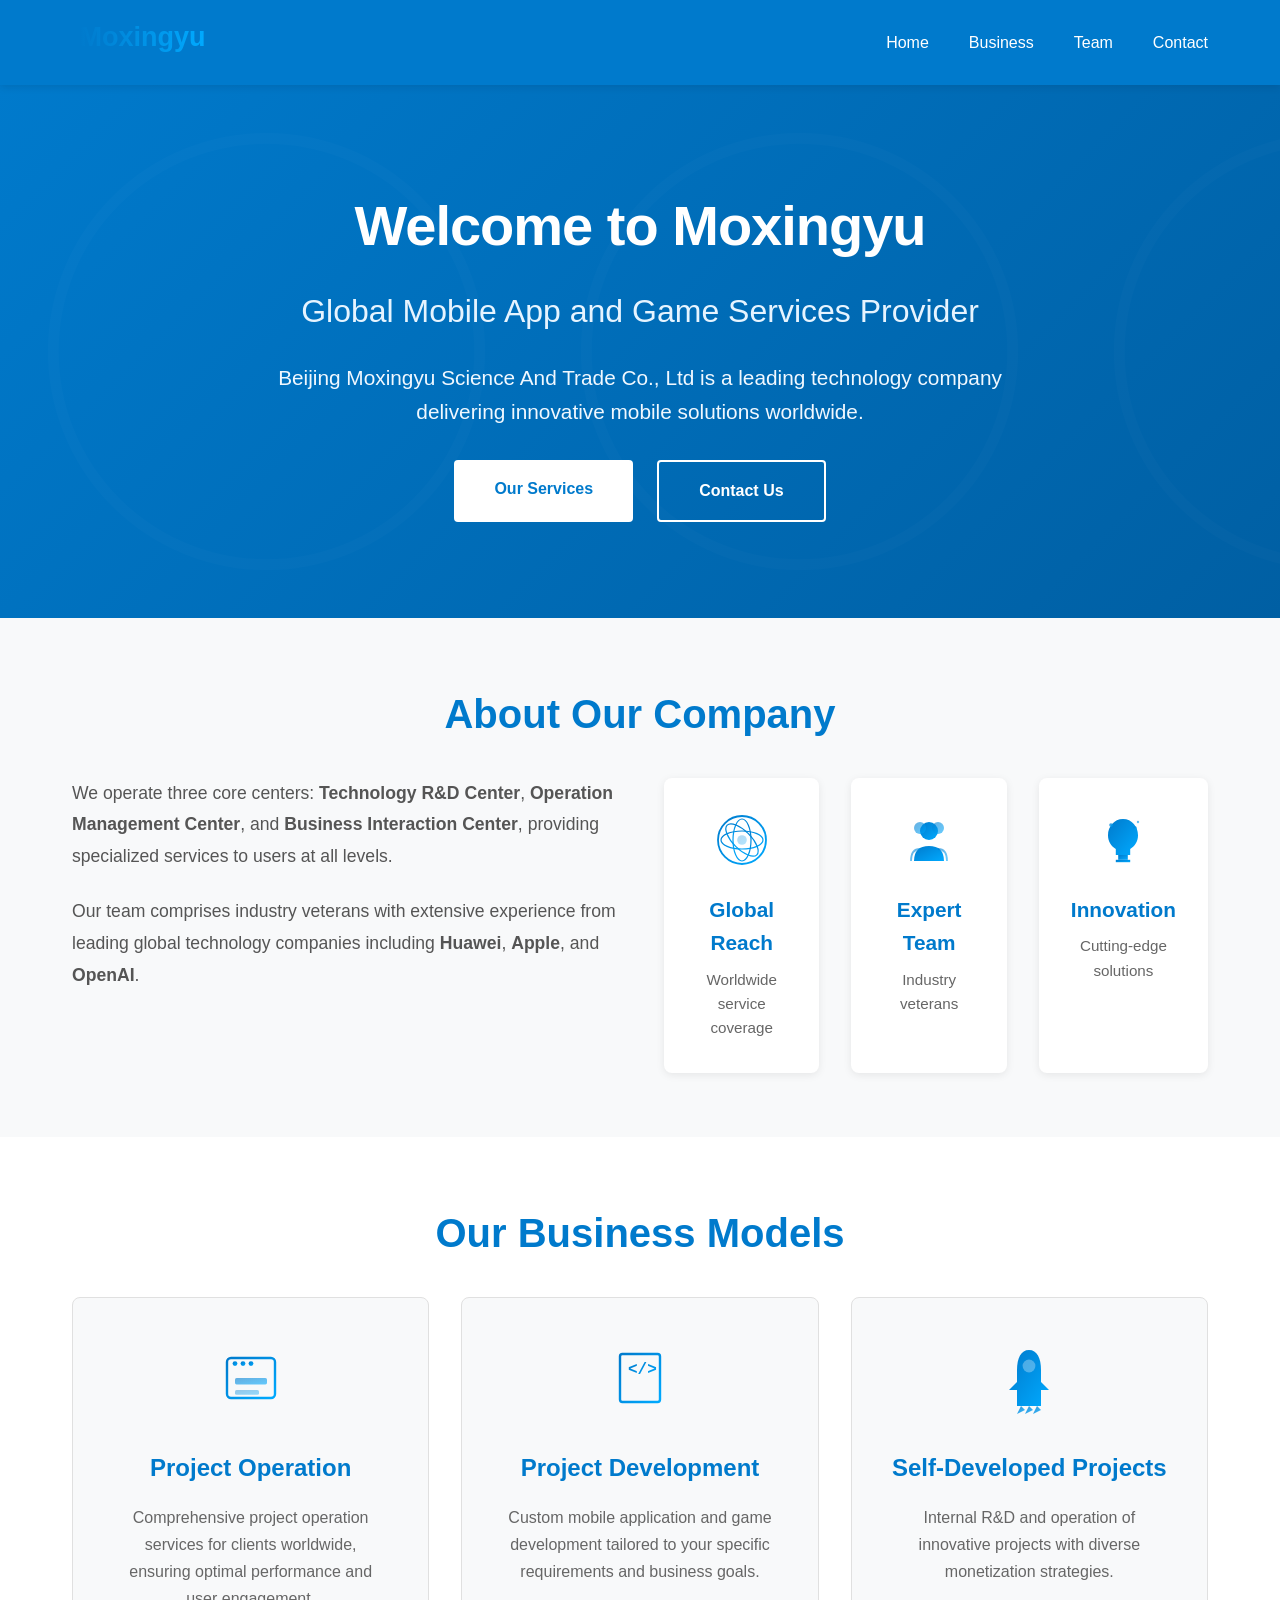
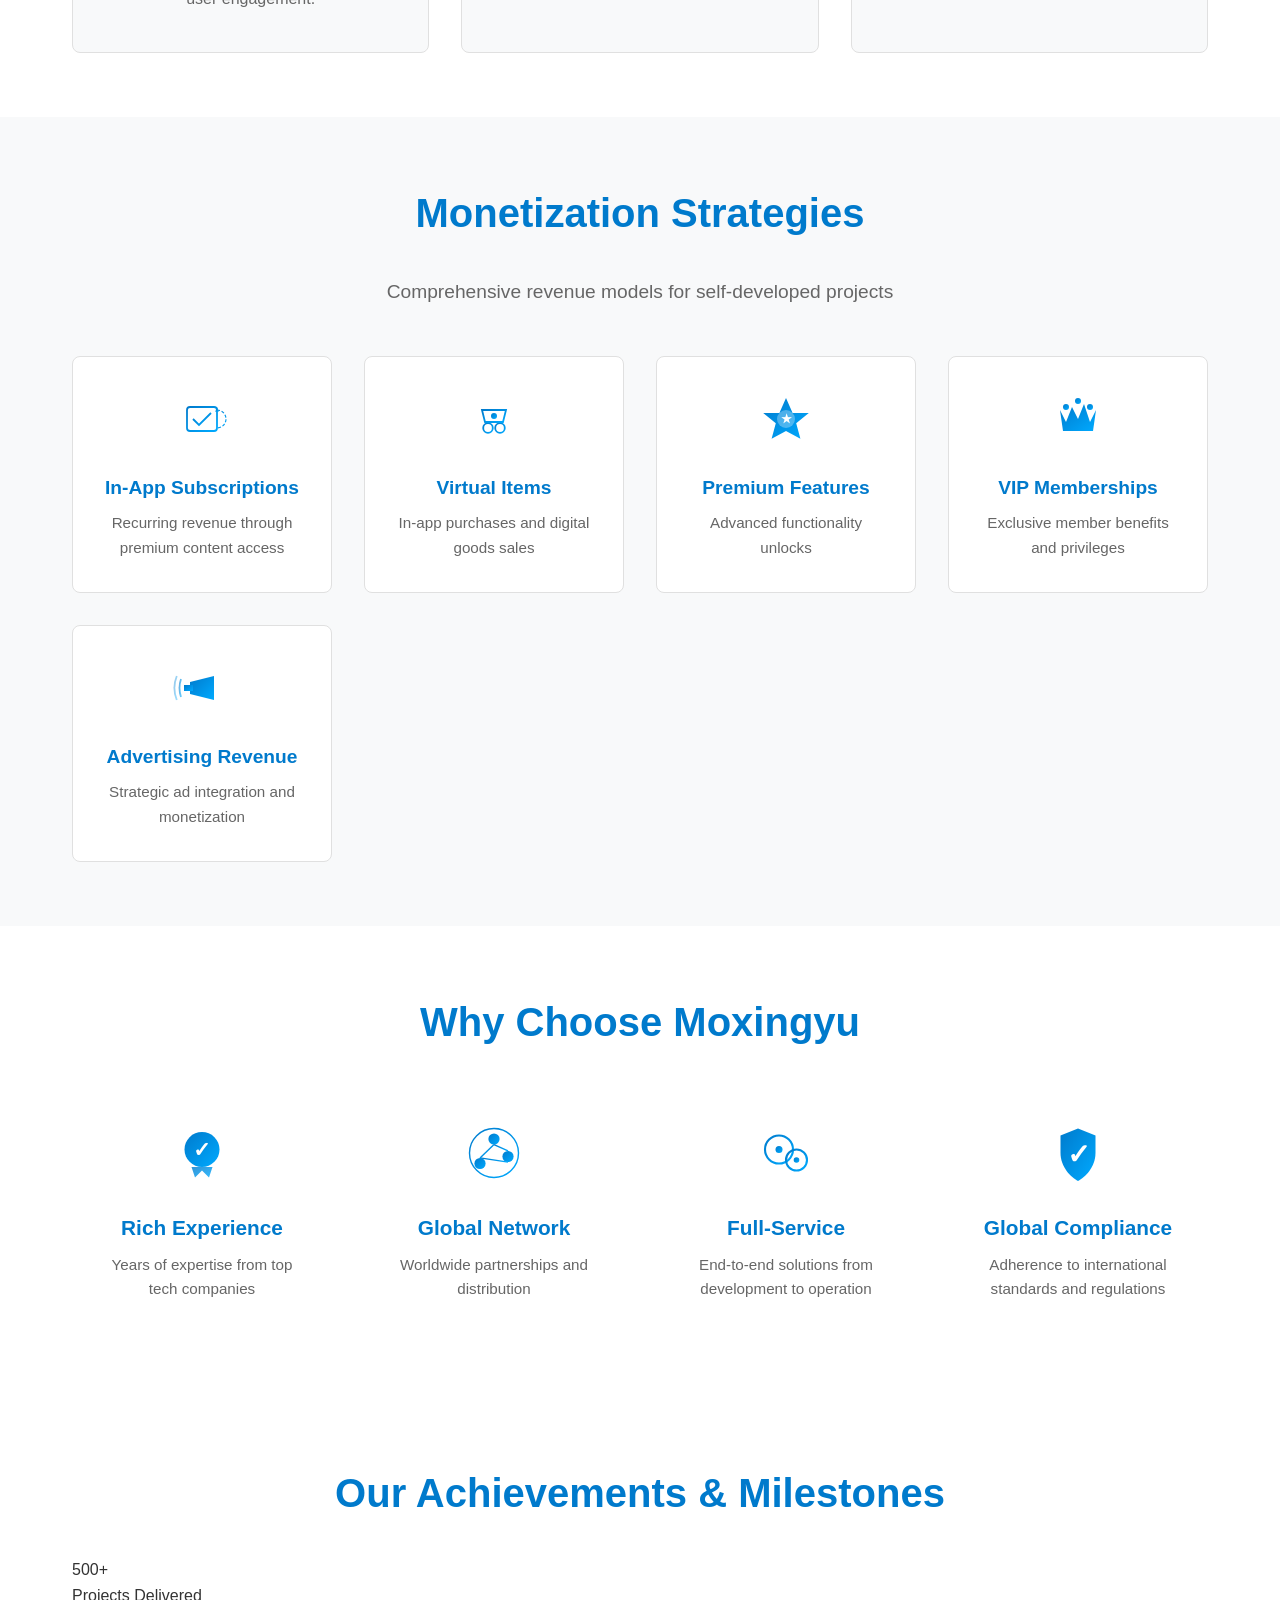
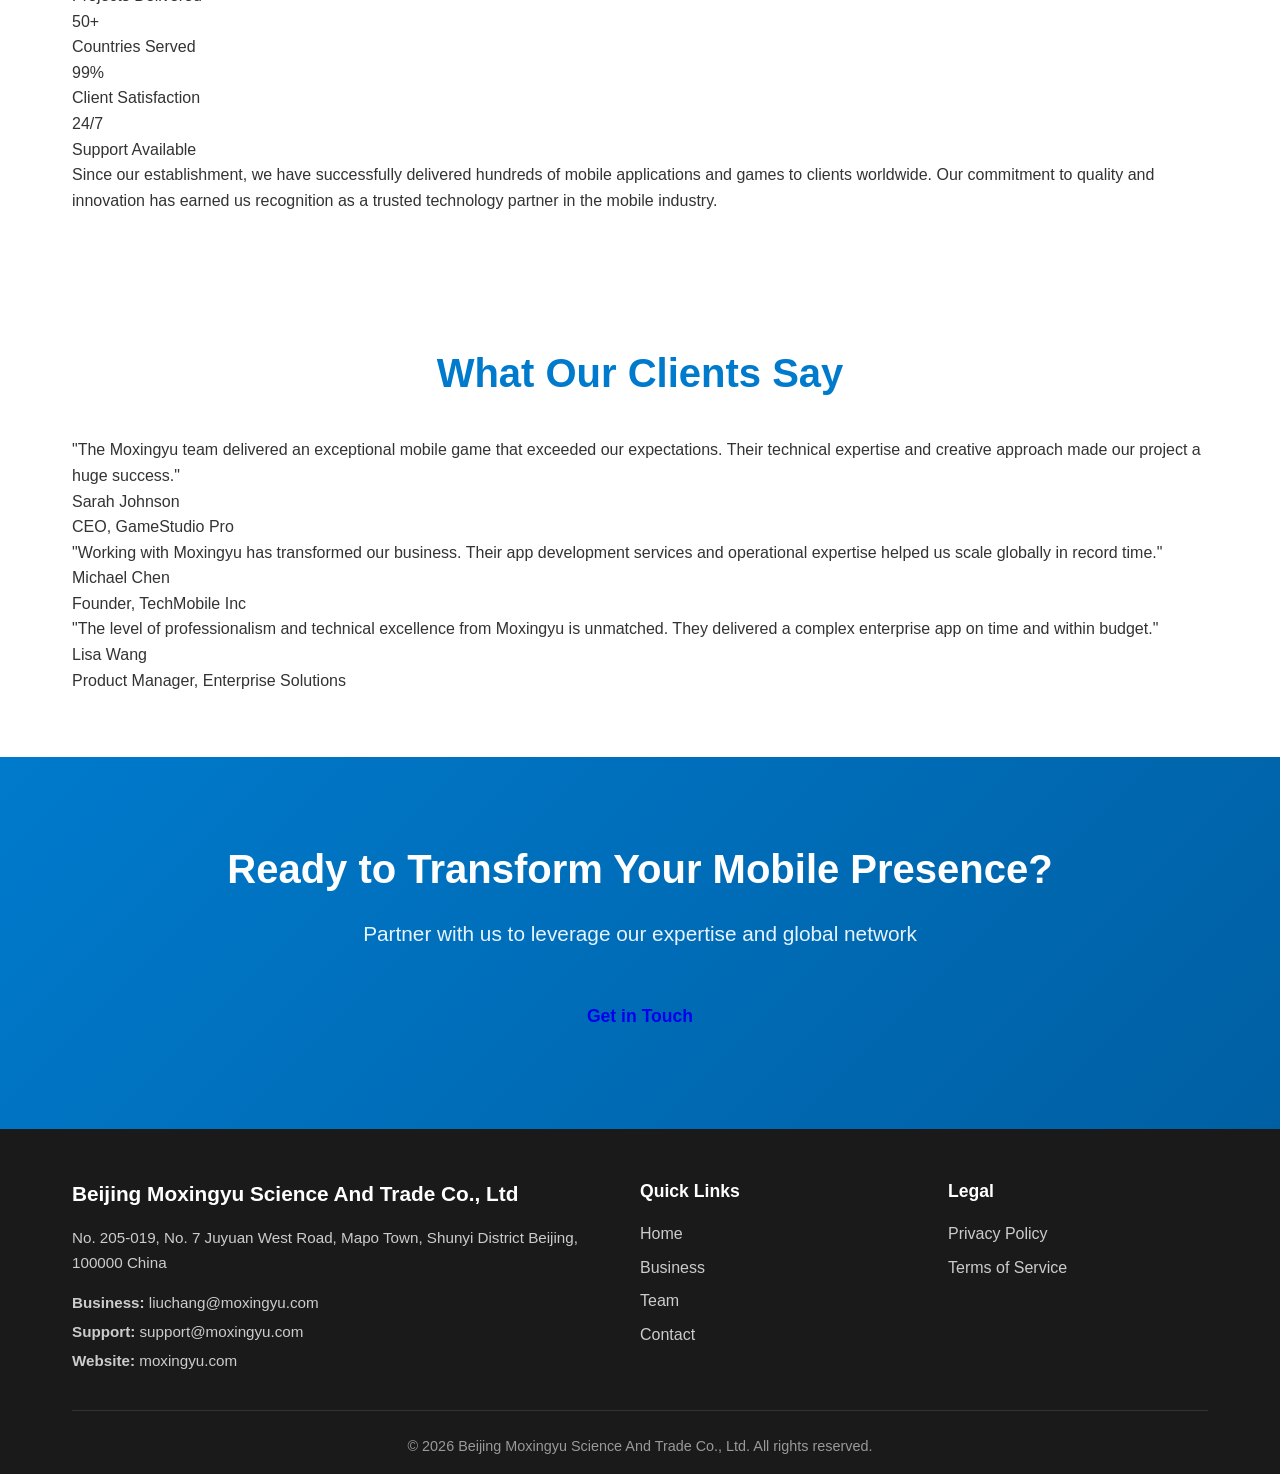
<file: index.html>
<!DOCTYPE html>
<html lang="en">
<head>
    <meta charset="UTF-8">
    <meta name="viewport" content="width=device-width, initial-scale=1.0">
    <title>Moxingyu - Global Mobile App and Game Services | Beijing Moxingyu Science And Trade Co., Ltd</title>
    <meta name="description" content="Beijing Moxingyu Science And Trade Co., Ltd provides professional mobile app and game development, operation, and business services worldwide. Expert team from Huawei, Apple, OpenAI.">
    <meta name="keywords" content="mobile app development, game services, app operation, mobile technology, Huawei, Apple, OpenAI, iOS, Android, monetization, subscription, VIP">
    <meta name="author" content="Beijing Moxingyu Science And Trade Co., Ltd">
    <meta name="robots" content="index, follow">
    <link rel="canonical" href="https://moxingyu.com/">
    <link rel="stylesheet" href="css/styles.css">
</head>
<body>
    <header>
        <nav>
            <div class="logo">
                <img src="svg/logo.svg" alt="Moxingyu Logo">
            </div>
            <ul class="nav-links">
                <li><a href="index.html">Home</a></li>
                <li><a href="business.html">Business</a></li>
                <li><a href="team.html">Team</a></li>
                <li><a href="contact.html">Contact</a></li>
            </ul>
            <div class="mobile-menu-btn">
                <span></span>
                <span></span>
                <span></span>
            </div>
        </nav>
    </header>

    <main>
        <!-- Hero Section -->
        <section class="hero">
            <div class="hero-content">
                <h1>Welcome to Moxingyu</h1>
                <h2>Global Mobile App and Game Services Provider</h2>
                <p>Beijing Moxingyu Science And Trade Co., Ltd is a leading technology company delivering innovative mobile solutions worldwide.</p>
                <div class="hero-buttons">
                    <a href="business.html" class="btn btn-primary">Our Services</a>
                    <a href="contact.html" class="btn btn-secondary">Contact Us</a>
                </div>
            </div>
        </section>

        <!-- Company Overview -->
        <section class="company-overview">
            <div class="container">
                <h2>About Our Company</h2>
                <div class="overview-content">
                    <div class="overview-text">
                        <p>We operate three core centers: <strong>Technology R&D Center</strong>, <strong>Operation Management Center</strong>, and <strong>Business Interaction Center</strong>, providing specialized services to users at all levels.</p>
                        <p>Our team comprises industry veterans with extensive experience from leading global technology companies including <strong>Huawei</strong>, <strong>Apple</strong>, and <strong>OpenAI</strong>.</p>
                    </div>
                    <div class="overview-stats">
                        <div class="stat-item">
                            <img src="svg/global-icon.svg" alt="Global Service">
                            <h3>Global Reach</h3>
                            <p>Worldwide service coverage</p>
                        </div>
                        <div class="stat-item">
                            <img src="svg/team-icon.svg" alt="Expert Team">
                            <h3>Expert Team</h3>
                            <p>Industry veterans</p>
                        </div>
                        <div class="stat-item">
                            <img src="svg/innovation-icon.svg" alt="Innovation">
                            <h3>Innovation</h3>
                            <p>Cutting-edge solutions</p>
                        </div>
                    </div>
                </div>
            </div>
        </section>

        <!-- Business Model Section -->
        <section class="business-models">
            <div class="container">
                <h2>Our Business Models</h2>
                <div class="model-cards">
                    <div class="model-card">
                        <div class="model-icon">
                            <img src="svg/operation.svg" alt="Project Operation">
                        </div>
                        <h3>Project Operation</h3>
                        <p>Comprehensive project operation services for clients worldwide, ensuring optimal performance and user engagement.</p>
                    </div>
                    <div class="model-card">
                        <div class="model-icon">
                            <img src="svg/development.svg" alt="Project Development">
                        </div>
                        <h3>Project Development</h3>
                        <p>Custom mobile application and game development tailored to your specific requirements and business goals.</p>
                    </div>
                    <div class="model-card">
                        <div class="model-icon">
                            <img src="svg/self-developed.svg" alt="Self-Developed Projects">
                        </div>
                        <h3>Self-Developed Projects</h3>
                        <p>Internal R&D and operation of innovative projects with diverse monetization strategies.</p>
                    </div>
                </div>
            </div>
        </section>

        <!-- Monetization Models -->
        <section class="monetization">
            <div class="container">
                <h2>Monetization Strategies</h2>
                <p class="section-subtitle">Comprehensive revenue models for self-developed projects</p>
                <div class="monetization-grid">
                    <div class="monetization-item">
                        <img src="svg/subscription.svg" alt="In-App Subscription">
                        <h4>In-App Subscriptions</h4>
                        <p>Recurring revenue through premium content access</p>
                    </div>
                    <div class="monetization-item">
                        <img src="svg/virtual-goods.svg" alt="Virtual Items">
                        <h4>Virtual Items</h4>
                        <p>In-app purchases and digital goods sales</p>
                    </div>
                    <div class="monetization-item">
                        <img src="svg/premium.svg" alt="Premium Features">
                        <h4>Premium Features</h4>
                        <p>Advanced functionality unlocks</p>
                    </div>
                    <div class="monetization-item">
                        <img src="svg/vip.svg" alt="VIP Membership">
                        <h4>VIP Memberships</h4>
                        <p>Exclusive member benefits and privileges</p>
                    </div>
                    <div class="monetization-item">
                        <img src="svg/advertising.svg" alt="Advertising">
                        <h4>Advertising Revenue</h4>
                        <p>Strategic ad integration and monetization</p>
                    </div>
                </div>
            </div>
        </section>

        <!-- Why Choose Us -->
        <section class="why-choose">
            <div class="container">
                <h2>Why Choose Moxingyu</h2>
                <div class="features-grid">
                    <div class="feature-item">
                        <img src="svg/experience.svg" alt="Rich Experience">
                        <h3>Rich Experience</h3>
                        <p>Years of expertise from top tech companies</p>
                    </div>
                    <div class="feature-item">
                        <img src="svg/global-network.svg" alt="Global Network">
                        <h3>Global Network</h3>
                        <p>Worldwide partnerships and distribution</p>
                    </div>
                    <div class="feature-item">
                        <img src="svg/full-service.svg" alt="Full Service">
                        <h3>Full-Service</h3>
                        <p>End-to-end solutions from development to operation</p>
                    </div>
                    <div class="feature-item">
                        <img src="svg/compliance.svg" alt="Compliance">
                        <h3>Global Compliance</h3>
                        <p>Adherence to international standards and regulations</p>
                    </div>
                </div>
            </div>
        </section>

        <!-- Company Achievements -->
        <section class="achievements">
            <div class="container">
                <h2>Our Achievements & Milestones</h2>
                <div class="achievements-grid">
                    <div class="achievement-item">
                        <div class="achievement-number">500+</div>
                        <div class="achievement-label">Projects Delivered</div>
                    </div>
                    <div class="achievement-item">
                        <div class="achievement-number">50+</div>
                        <div class="achievement-label">Countries Served</div>
                    </div>
                    <div class="achievement-item">
                        <div class="achievement-number">99%</div>
                        <div class="achievement-label">Client Satisfaction</div>
                    </div>
                    <div class="achievement-item">
                        <div class="achievement-number">24/7</div>
                        <div class="achievement-label">Support Available</div>
                    </div>
                </div>
                <div class="achievements-description">
                    <p>Since our establishment, we have successfully delivered hundreds of mobile applications and games to clients worldwide. Our commitment to quality and innovation has earned us recognition as a trusted technology partner in the mobile industry.</p>
                </div>
            </div>
        </section>

        <!-- Client Testimonials -->
        <section class="testimonials">
            <div class="container">
                <h2>What Our Clients Say</h2>
                <div class="testimonials-grid">
                    <div class="testimonial-item">
                        <div class="testimonial-content">
                            <p>"The Moxingyu team delivered an exceptional mobile game that exceeded our expectations. Their technical expertise and creative approach made our project a huge success."</p>
                        </div>
                        <div class="testimonial-author">
                            <div class="author-name">Sarah Johnson</div>
                            <div class="author-title">CEO, GameStudio Pro</div>
                        </div>
                    </div>
                    <div class="testimonial-item">
                        <div class="testimonial-content">
                            <p>"Working with Moxingyu has transformed our business. Their app development services and operational expertise helped us scale globally in record time."</p>
                        </div>
                        <div class="testimonial-author">
                            <div class="author-name">Michael Chen</div>
                            <div class="author-title">Founder, TechMobile Inc</div>
                        </div>
                    </div>
                    <div class="testimonial-item">
                        <div class="testimonial-content">
                            <p>"The level of professionalism and technical excellence from Moxingyu is unmatched. They delivered a complex enterprise app on time and within budget."</p>
                        </div>
                        <div class="testimonial-author">
                            <div class="author-name">Lisa Wang</div>
                            <div class="author-title">Product Manager, Enterprise Solutions</div>
                        </div>
                    </div>
                </div>
            </div>
        </section>

        <!-- CTA Section -->
        <section class="cta-section">
            <div class="container">
                <h2>Ready to Transform Your Mobile Presence?</h2>
                <p>Partner with us to leverage our expertise and global network</p>
                <a href="contact.html" class="btn btn-large">Get in Touch</a>
            </div>
        </section>
    </main>

    <footer>
        <div class="container">
            <div class="footer-content">
                <div class="footer-company">
                    <h3>Beijing Moxingyu Science And Trade Co., Ltd</h3>
                    <p>No. 205-019, No. 7 Juyuan West Road, Mapo Town, Shunyi District Beijing, 100000 China</p>
                    <div class="footer-contact">
                        <p><strong>Business:</strong> liuchang@moxingyu.com</p>
                        <p><strong>Support:</strong> support@moxingyu.com</p>
                        <p><strong>Website:</strong> moxingyu.com</p>
                    </div>
                </div>
                <div class="footer-links">
                    <h4>Quick Links</h4>
                    <ul>
                        <li><a href="index.html">Home</a></li>
                        <li><a href="business.html">Business</a></li>
                        <li><a href="team.html">Team</a></li>
                        <li><a href="contact.html">Contact</a></li>
                    </ul>
                </div>
                <div class="footer-legal">
                    <h4>Legal</h4>
                    <ul>
                        <li><a href="privacy.html">Privacy Policy</a></li>
                        <li><a href="terms.html">Terms of Service</a></li>
                    </ul>
                </div>
            </div>
            <div class="footer-bottom">
                <p>&copy; 2024 Beijing Moxingyu Science And Trade Co., Ltd. All rights reserved.</p>
            </div>
        </div>
    </footer>

    <script src="js/script.js"></script>
</body>
</html>
</file>
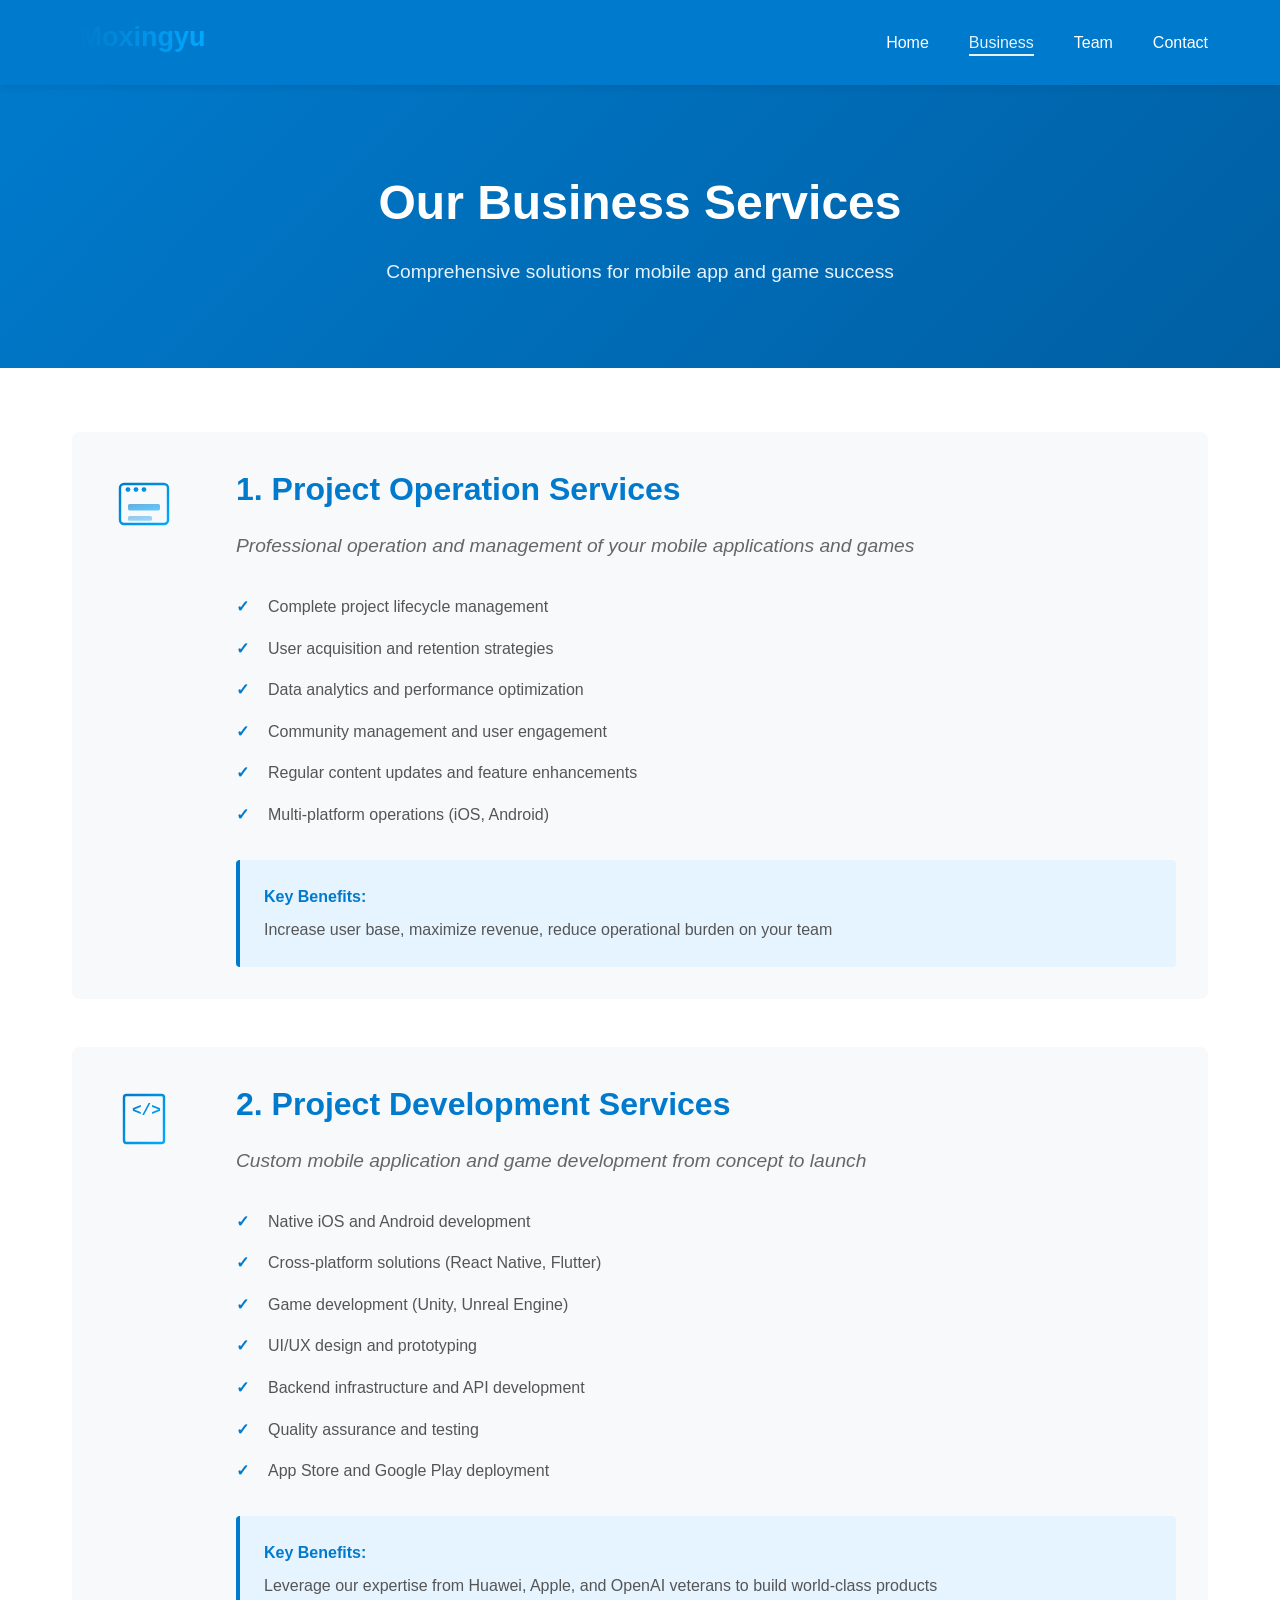
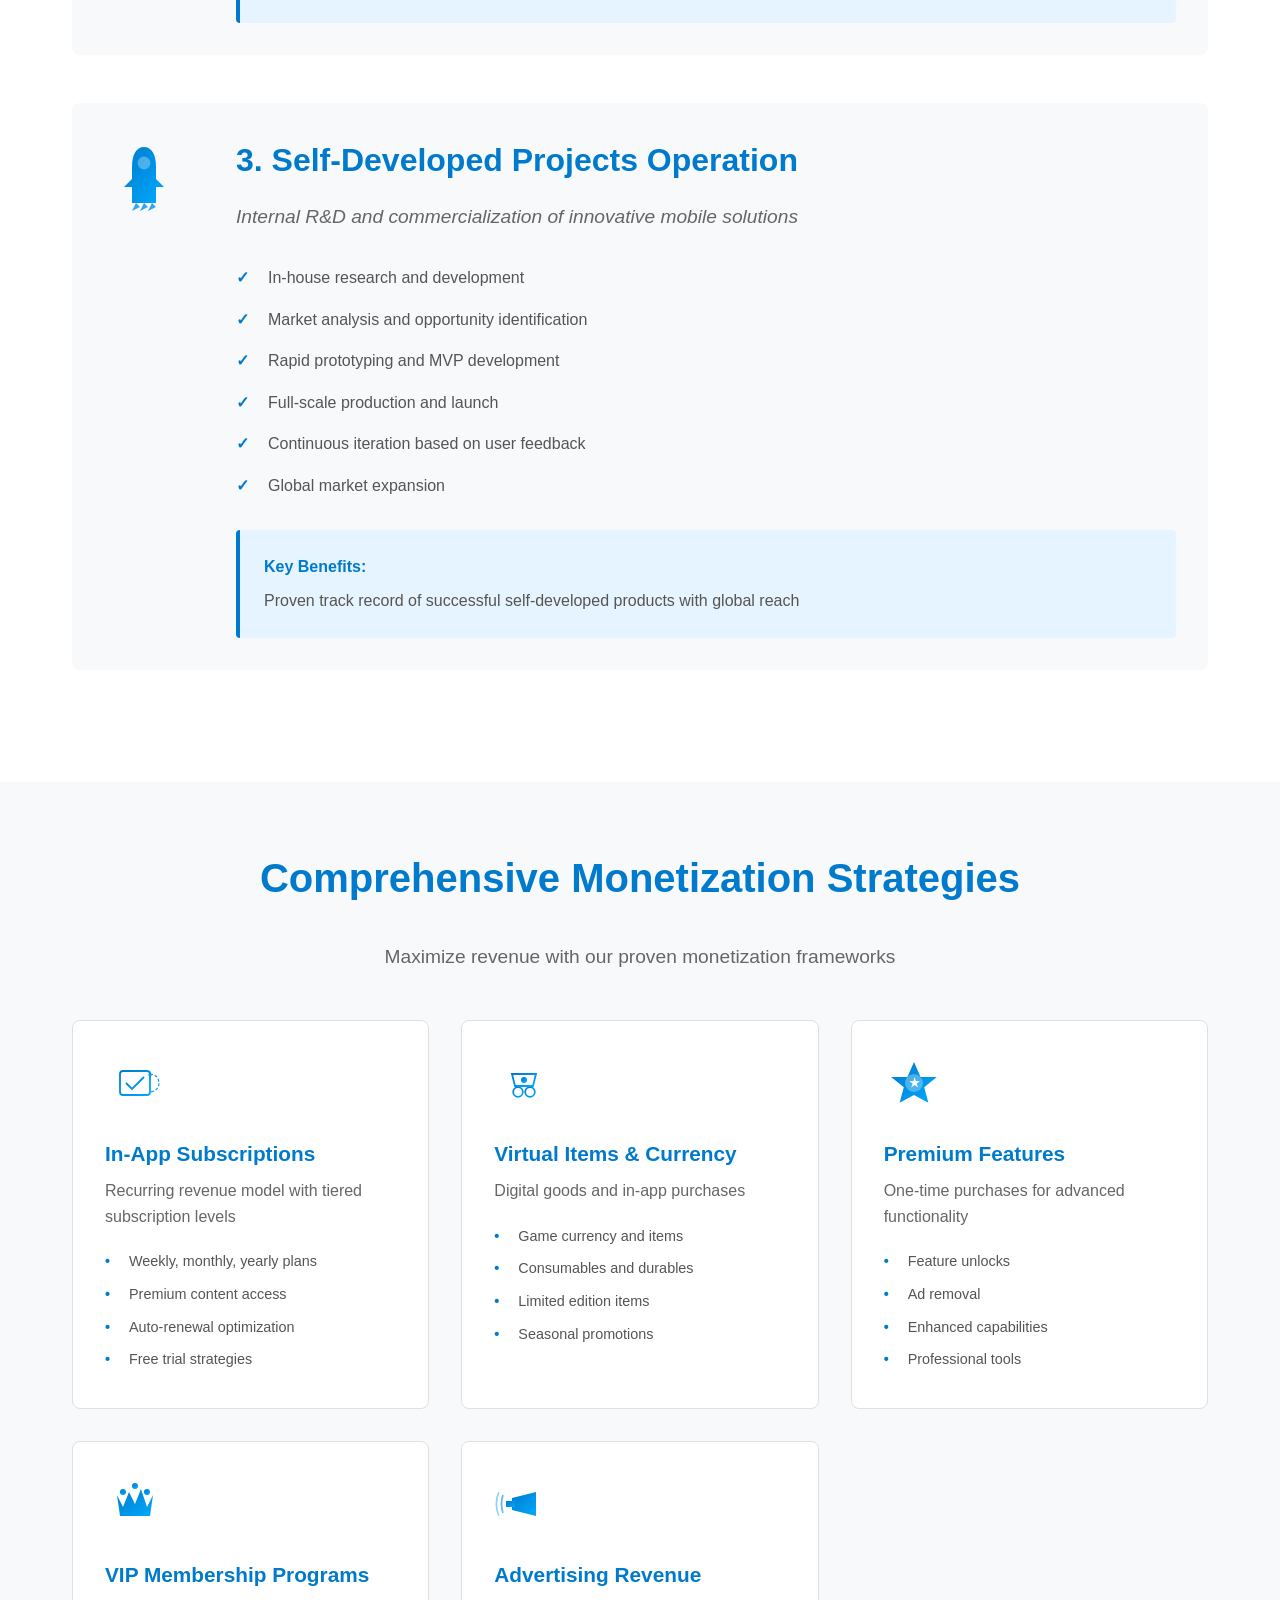
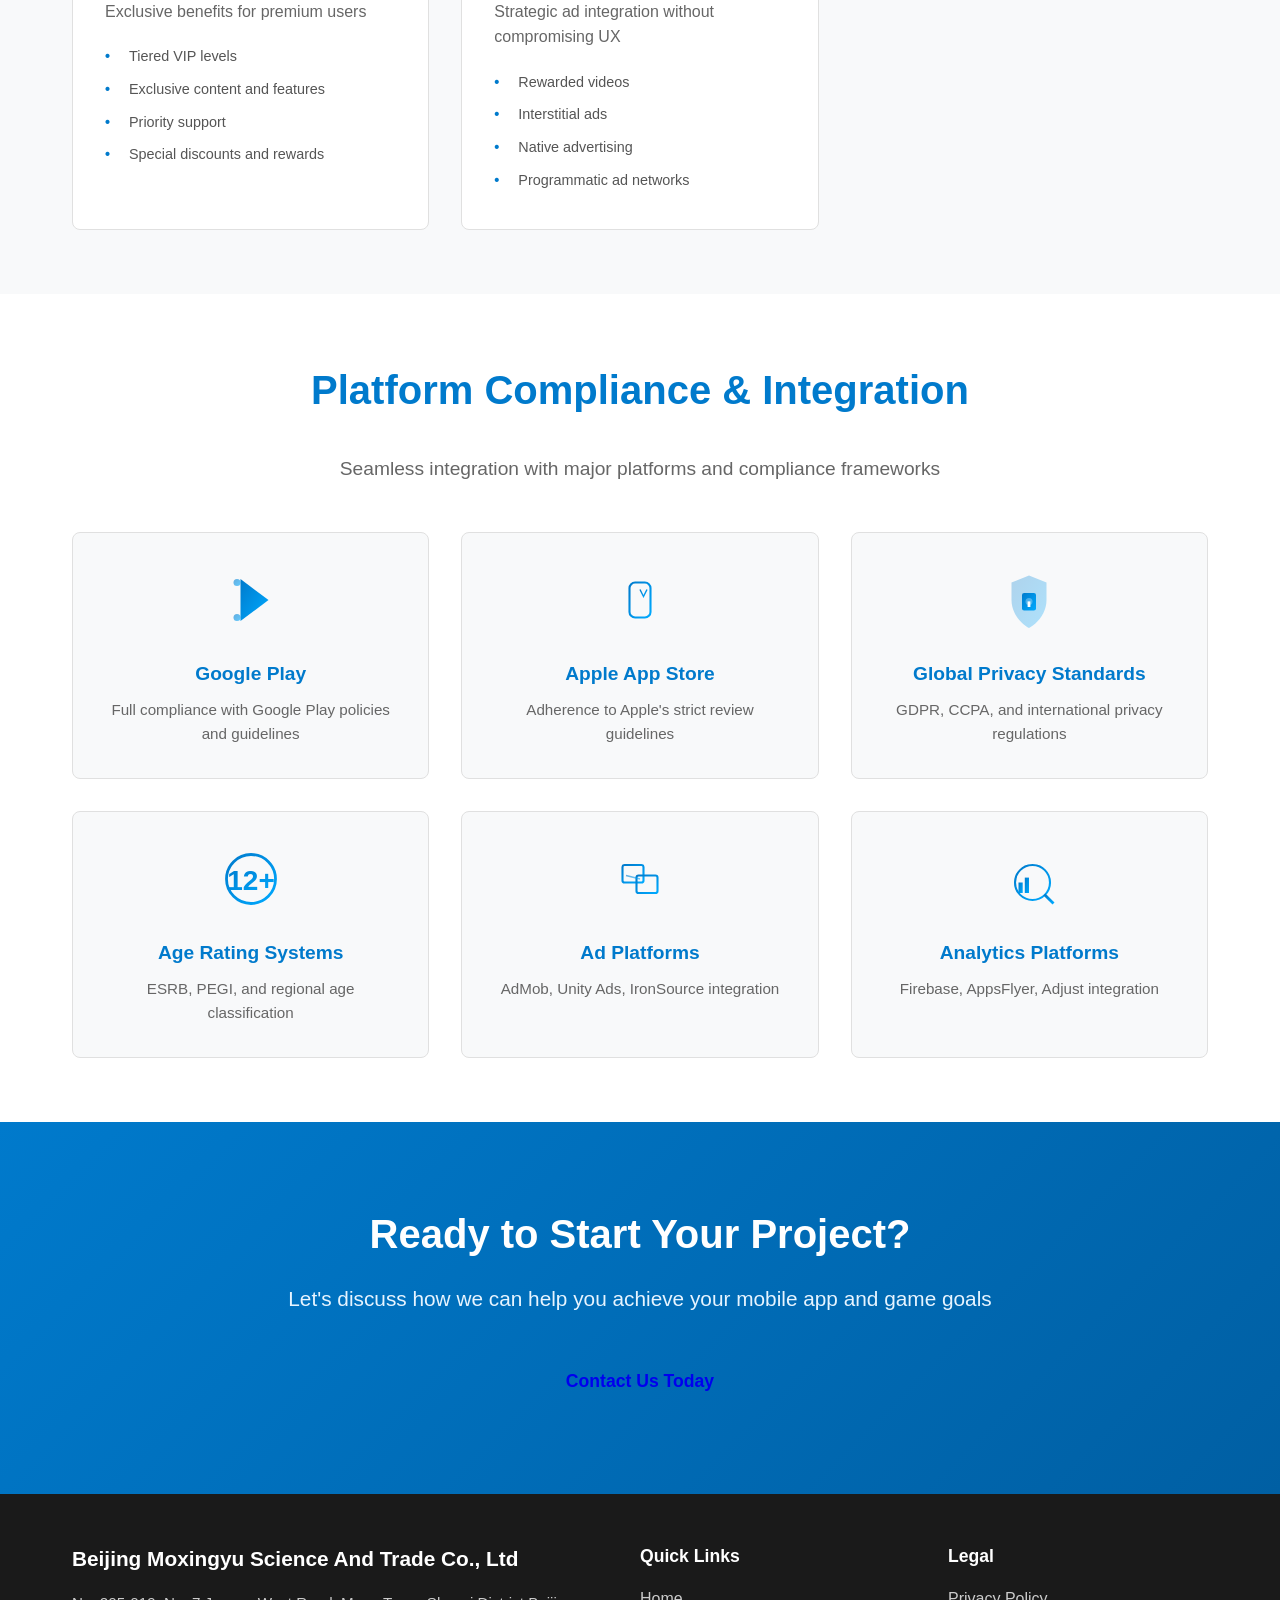
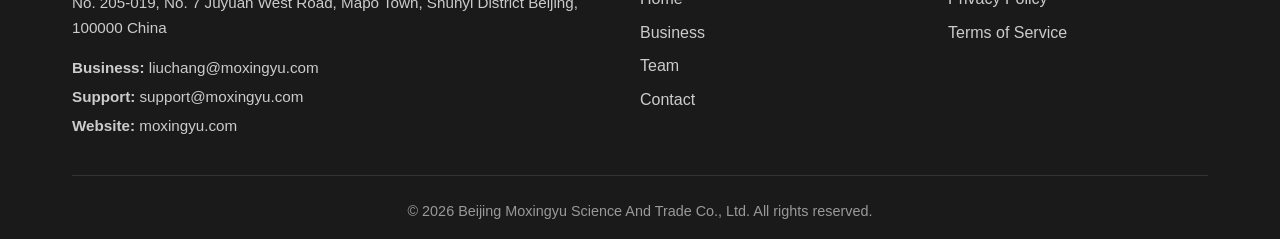
<file: business.html>
<!DOCTYPE html>
<html lang="en">
<head>
    <meta charset="UTF-8">
    <meta name="viewport" content="width=device-width, initial-scale=1.0">
    <title>Business Services - Moxingyu | Mobile App & Game Solutions</title>
    <meta name="description" content="Comprehensive mobile app and game services: project operation, custom development, self-developed projects with multiple monetization models including subscriptions, VIP, and advertising.">
    <meta name="keywords" content="project operation, app development, game development, monetization, in-app purchases, subscriptions, VIP, advertising revenue, mobile solutions">
    <meta name="author" content="Beijing Moxingyu Science And Trade Co., Ltd">
    <meta name="robots" content="index, follow">
    <link rel="canonical" href="https://moxingyu.com/business.html">
    <link rel="stylesheet" href="css/styles.css">
</head>
<body>
    <header>
        <nav>
            <div class="logo">
                <img src="svg/logo.svg" alt="Moxingyu Logo">
            </div>
            <ul class="nav-links">
                <li><a href="index.html">Home</a></li>
                <li><a href="business.html" class="active">Business</a></li>
                <li><a href="team.html">Team</a></li>
                <li><a href="contact.html">Contact</a></li>
            </ul>
            <div class="mobile-menu-btn">
                <span></span>
                <span></span>
                <span></span>
            </div>
        </nav>
    </header>

    <main>
        <!-- Page Header -->
        <section class="page-header">
            <div class="container">
                <h1>Our Business Services</h1>
                <p>Comprehensive solutions for mobile app and game success</p>
            </div>
        </section>

        <!-- Three Core Business Models -->
        <section class="business-section">
            <div class="container">
                <div class="business-model-detail">
                    <div class="model-detail-card">
                        <div class="detail-icon">
                            <img src="svg/operation.svg" alt="Project Operation">
                        </div>
                        <div class="detail-content">
                            <h2>1. Project Operation Services</h2>
                            <p class="lead">Professional operation and management of your mobile applications and games</p>
                            <ul class="service-features">
                                <li>Complete project lifecycle management</li>
                                <li>User acquisition and retention strategies</li>
                                <li>Data analytics and performance optimization</li>
                                <li>Community management and user engagement</li>
                                <li>Regular content updates and feature enhancements</li>
                                <li>Multi-platform operations (iOS, Android)</li>
                            </ul>
                            <div class="benefits-box">
                                <h4>Key Benefits:</h4>
                                <p>Increase user base, maximize revenue, reduce operational burden on your team</p>
                            </div>
                        </div>
                    </div>
                </div>

                <div class="business-model-detail">
                    <div class="model-detail-card">
                        <div class="detail-icon">
                            <img src="svg/development.svg" alt="Project Development">
                        </div>
                        <div class="detail-content">
                            <h2>2. Project Development Services</h2>
                            <p class="lead">Custom mobile application and game development from concept to launch</p>
                            <ul class="service-features">
                                <li>Native iOS and Android development</li>
                                <li>Cross-platform solutions (React Native, Flutter)</li>
                                <li>Game development (Unity, Unreal Engine)</li>
                                <li>UI/UX design and prototyping</li>
                                <li>Backend infrastructure and API development</li>
                                <li>Quality assurance and testing</li>
                                <li>App Store and Google Play deployment</li>
                            </ul>
                            <div class="benefits-box">
                                <h4>Key Benefits:</h4>
                                <p>Leverage our expertise from Huawei, Apple, and OpenAI veterans to build world-class products</p>
                            </div>
                        </div>
                    </div>
                </div>

                <div class="business-model-detail">
                    <div class="model-detail-card">
                        <div class="detail-icon">
                            <img src="svg/self-developed.svg" alt="Self-Developed Projects">
                        </div>
                        <div class="detail-content">
                            <h2>3. Self-Developed Projects Operation</h2>
                            <p class="lead">Internal R&D and commercialization of innovative mobile solutions</p>
                            <ul class="service-features">
                                <li>In-house research and development</li>
                                <li>Market analysis and opportunity identification</li>
                                <li>Rapid prototyping and MVP development</li>
                                <li>Full-scale production and launch</li>
                                <li>Continuous iteration based on user feedback</li>
                                <li>Global market expansion</li>
                            </ul>
                            <div class="benefits-box">
                                <h4>Key Benefits:</h4>
                                <p>Proven track record of successful self-developed products with global reach</p>
                            </div>
                        </div>
                    </div>
                </div>
            </div>
        </section>

        <!-- Monetization Models Detail -->
        <section class="monetization-detail">
            <div class="container">
                <h2>Comprehensive Monetization Strategies</h2>
                <p class="section-subtitle">Maximize revenue with our proven monetization frameworks</p>
                
                <div class="monetization-cards">
                    <div class="mono-card">
                        <div class="mono-icon">
                            <img src="svg/subscription.svg" alt="Subscription">
                        </div>
                        <h3>In-App Subscriptions</h3>
                        <p>Recurring revenue model with tiered subscription levels</p>
                        <ul>
                            <li>Weekly, monthly, yearly plans</li>
                            <li>Premium content access</li>
                            <li>Auto-renewal optimization</li>
                            <li>Free trial strategies</li>
                        </ul>
                    </div>

                    <div class="mono-card">
                        <div class="mono-icon">
                            <img src="svg/virtual-goods.svg" alt="Virtual Items">
                        </div>
                        <h3>Virtual Items & Currency</h3>
                        <p>Digital goods and in-app purchases</p>
                        <ul>
                            <li>Game currency and items</li>
                            <li>Consumables and durables</li>
                            <li>Limited edition items</li>
                            <li>Seasonal promotions</li>
                        </ul>
                    </div>

                    <div class="mono-card">
                        <div class="mono-icon">
                            <img src="svg/premium.svg" alt="Premium Features">
                        </div>
                        <h3>Premium Features</h3>
                        <p>One-time purchases for advanced functionality</p>
                        <ul>
                            <li>Feature unlocks</li>
                            <li>Ad removal</li>
                            <li>Enhanced capabilities</li>
                            <li>Professional tools</li>
                        </ul>
                    </div>

                    <div class="mono-card">
                        <div class="mono-icon">
                            <img src="svg/vip.svg" alt="VIP">
                        </div>
                        <h3>VIP Membership Programs</h3>
                        <p>Exclusive benefits for premium users</p>
                        <ul>
                            <li>Tiered VIP levels</li>
                            <li>Exclusive content and features</li>
                            <li>Priority support</li>
                            <li>Special discounts and rewards</li>
                        </ul>
                    </div>

                    <div class="mono-card">
                        <div class="mono-icon">
                            <img src="svg/advertising.svg" alt="Advertising">
                        </div>
                        <h3>Advertising Revenue</h3>
                        <p>Strategic ad integration without compromising UX</p>
                        <ul>
                            <li>Rewarded videos</li>
                            <li>Interstitial ads</li>
                            <li>Native advertising</li>
                            <li>Programmatic ad networks</li>
                        </ul>
                    </div>
                </div>
            </div>
        </section>

        <!-- Platform Compliance -->
        <section class="compliance-section">
            <div class="container">
                <h2>Platform Compliance & Integration</h2>
                <p class="section-subtitle">Seamless integration with major platforms and compliance frameworks</p>
                
                <div class="compliance-grid">
                    <div class="compliance-item">
                        <img src="svg/google-play.svg" alt="Google Play">
                        <h3>Google Play</h3>
                        <p>Full compliance with Google Play policies and guidelines</p>
                    </div>
                    <div class="compliance-item">
                        <img src="svg/app-store.svg" alt="App Store">
                        <h3>Apple App Store</h3>
                        <p>Adherence to Apple's strict review guidelines</p>
                    </div>
                    <div class="compliance-item">
                        <img src="svg/privacy.svg" alt="Privacy Compliance">
                        <h3>Global Privacy Standards</h3>
                        <p>GDPR, CCPA, and international privacy regulations</p>
                    </div>
                    <div class="compliance-item">
                        <img src="svg/age-rating.svg" alt="Age Rating">
                        <h3>Age Rating Systems</h3>
                        <p>ESRB, PEGI, and regional age classification</p>
                    </div>
                    <div class="compliance-item">
                        <img src="svg/ad-networks.svg" alt="Ad Networks">
                        <h3>Ad Platforms</h3>
                        <p>AdMob, Unity Ads, IronSource integration</p>
                    </div>
                    <div class="compliance-item">
                        <img src="svg/analytics.svg" alt="Analytics">
                        <h3>Analytics Platforms</h3>
                        <p>Firebase, AppsFlyer, Adjust integration</p>
                    </div>
                </div>
            </div>
        </section>

        <!-- CTA Section -->
        <section class="cta-section">
            <div class="container">
                <h2>Ready to Start Your Project?</h2>
                <p>Let's discuss how we can help you achieve your mobile app and game goals</p>
                <a href="contact.html" class="btn btn-large">Contact Us Today</a>
            </div>
        </section>
    </main>

    <footer>
        <div class="container">
            <div class="footer-content">
                <div class="footer-company">
                    <h3>Beijing Moxingyu Science And Trade Co., Ltd</h3>
                    <p>No. 205-019, No. 7 Juyuan West Road, Mapo Town, Shunyi District Beijing, 100000 China</p>
                    <div class="footer-contact">
                        <p><strong>Business:</strong> liuchang@moxingyu.com</p>
                        <p><strong>Support:</strong> support@moxingyu.com</p>
                        <p><strong>Website:</strong> moxingyu.com</p>
                    </div>
                </div>
                <div class="footer-links">
                    <h4>Quick Links</h4>
                    <ul>
                        <li><a href="index.html">Home</a></li>
                        <li><a href="business.html">Business</a></li>
                        <li><a href="team.html">Team</a></li>
                        <li><a href="contact.html">Contact</a></li>
                    </ul>
                </div>
                <div class="footer-legal">
                    <h4>Legal</h4>
                    <ul>
                        <li><a href="privacy.html">Privacy Policy</a></li>
                        <li><a href="terms.html">Terms of Service</a></li>
                    </ul>
                </div>
            </div>
            <div class="footer-bottom">
                <p>&copy; 2024 Beijing Moxingyu Science And Trade Co., Ltd. All rights reserved.</p>
            </div>
        </div>
    </footer>

    <script src="js/script.js"></script>
</body>
</html>
</file>
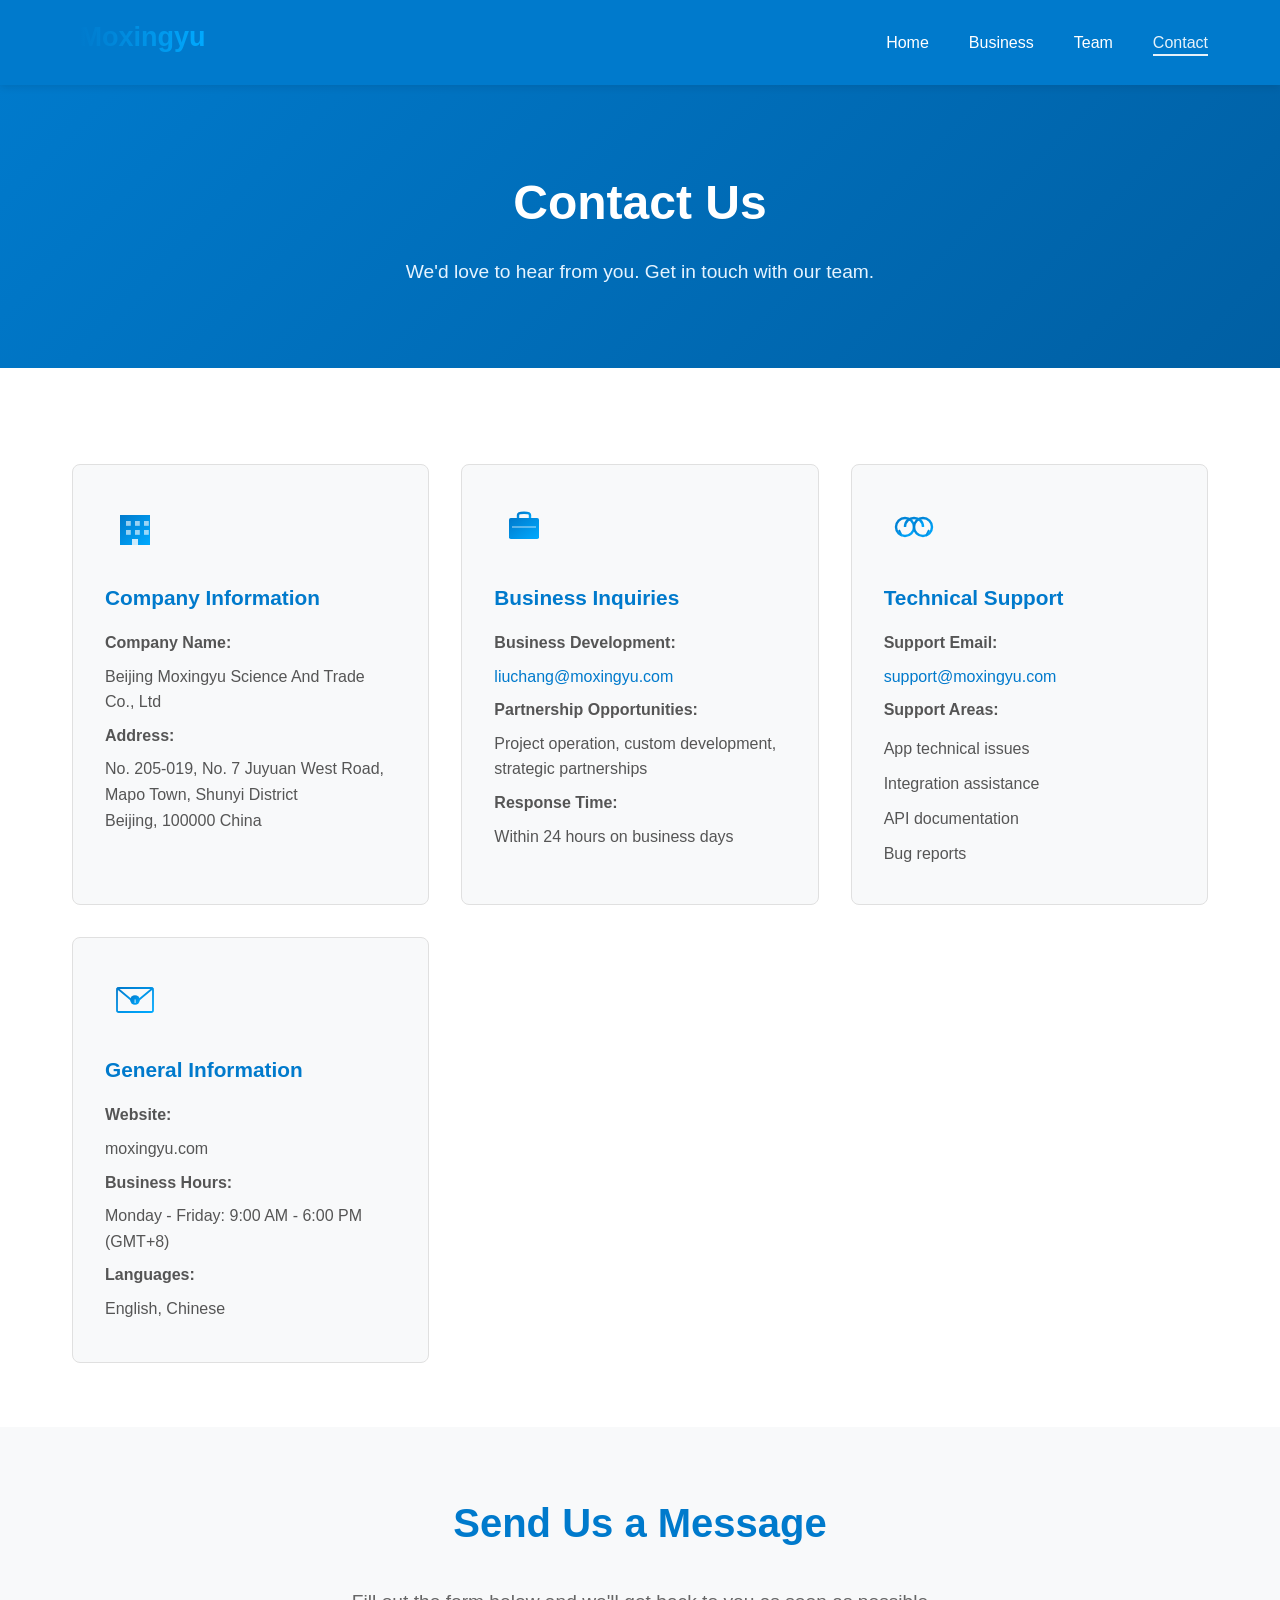
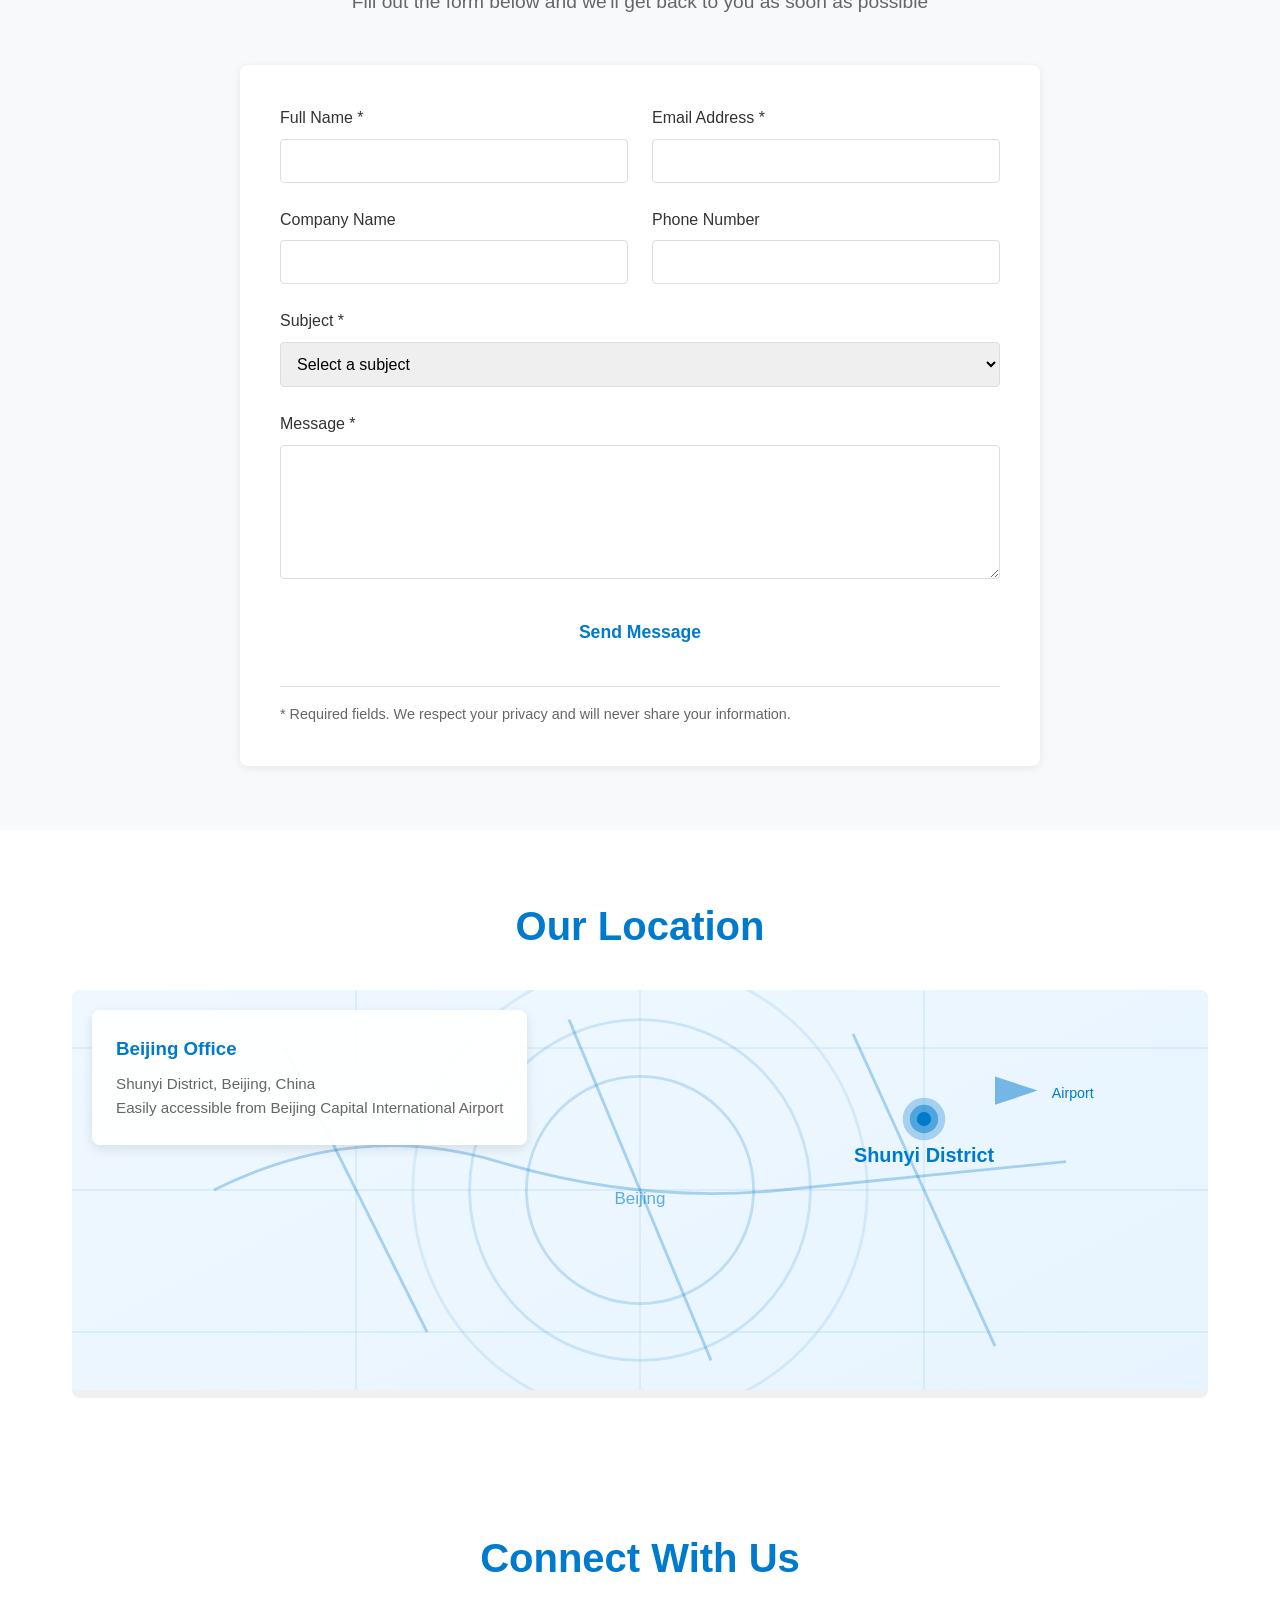
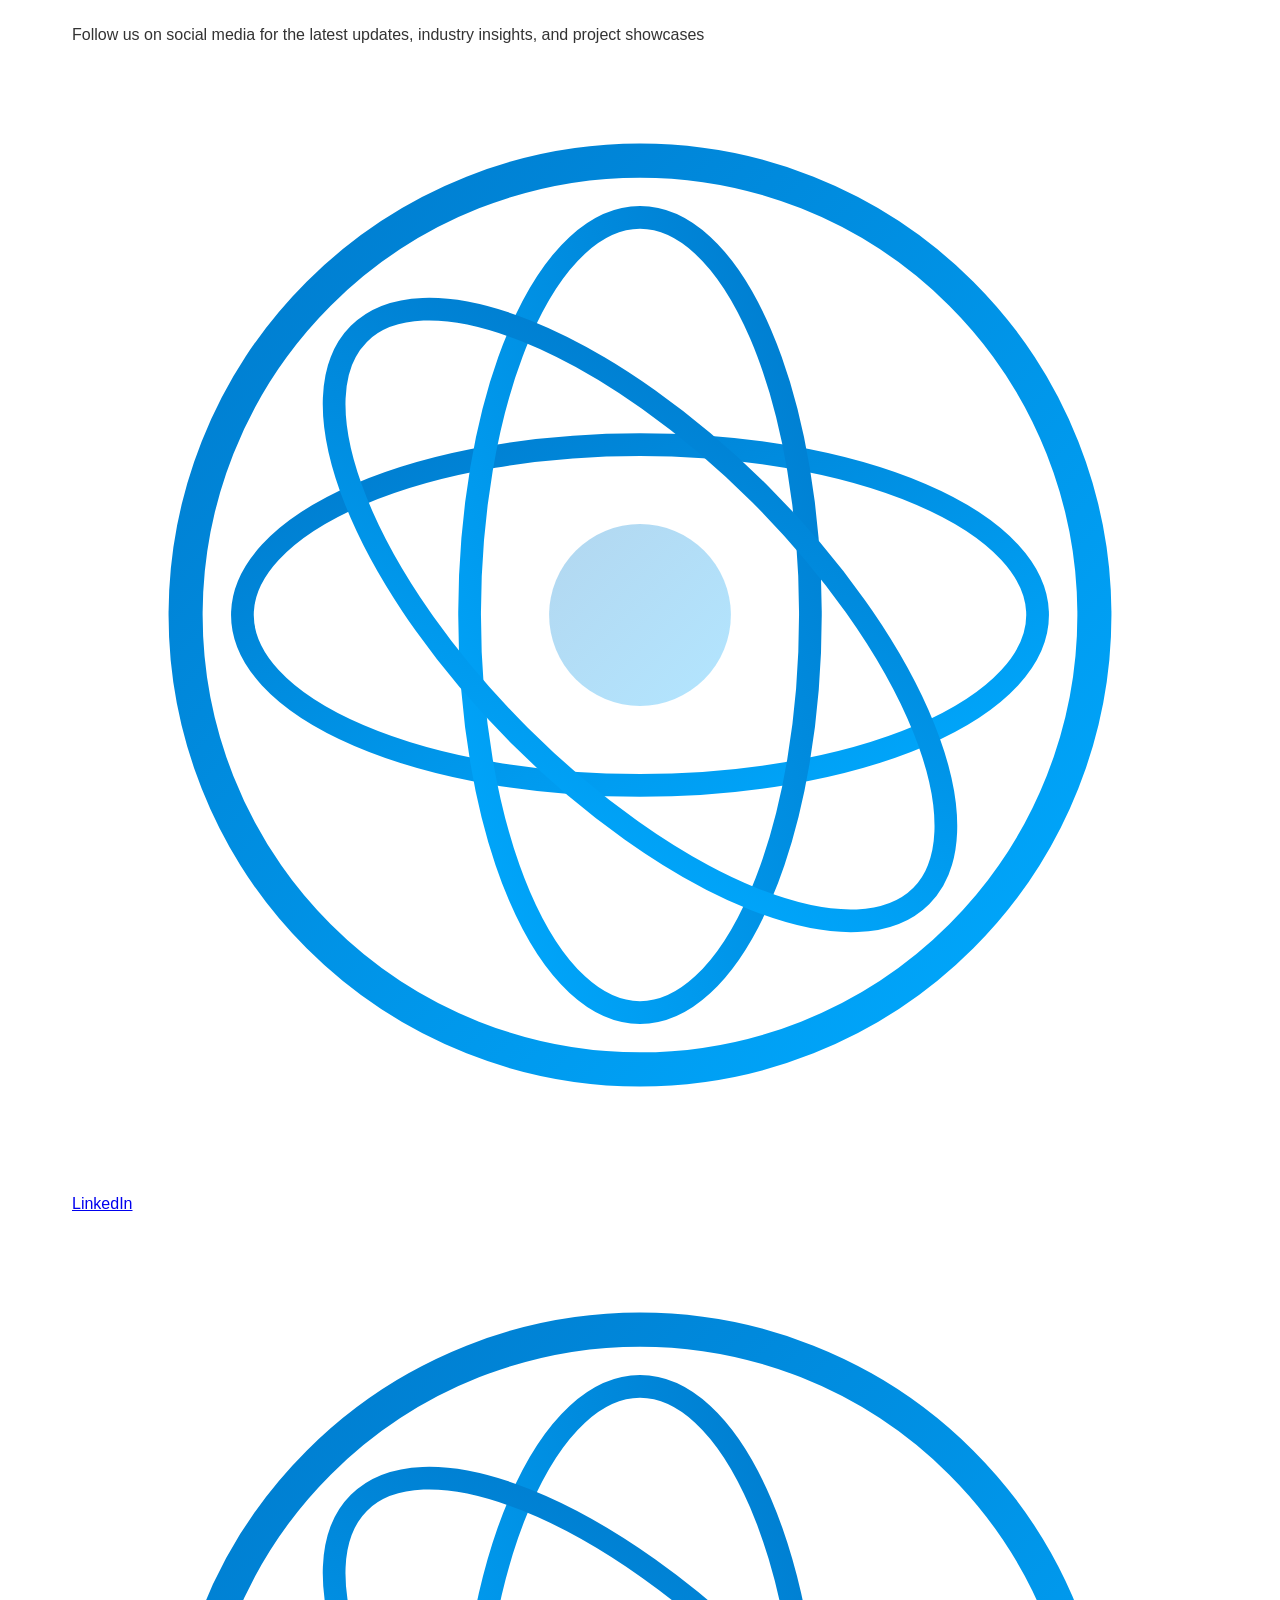
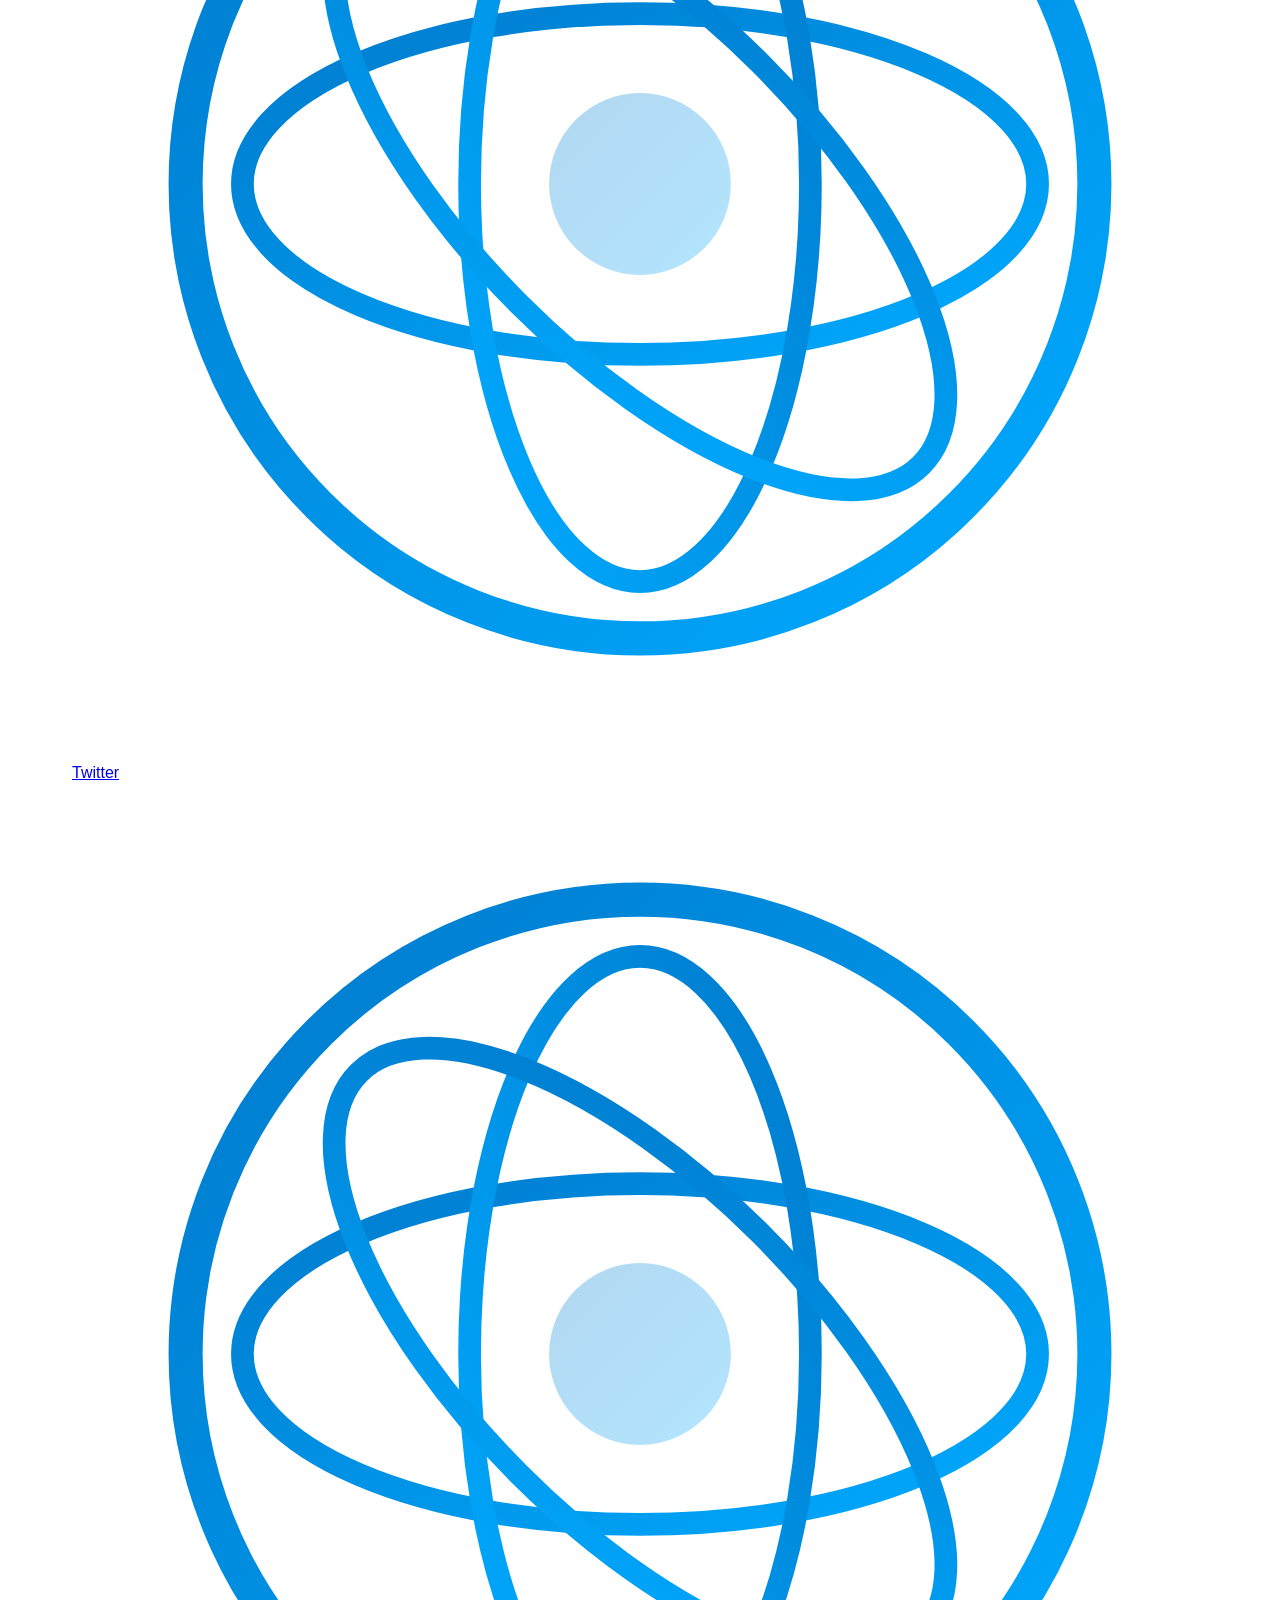
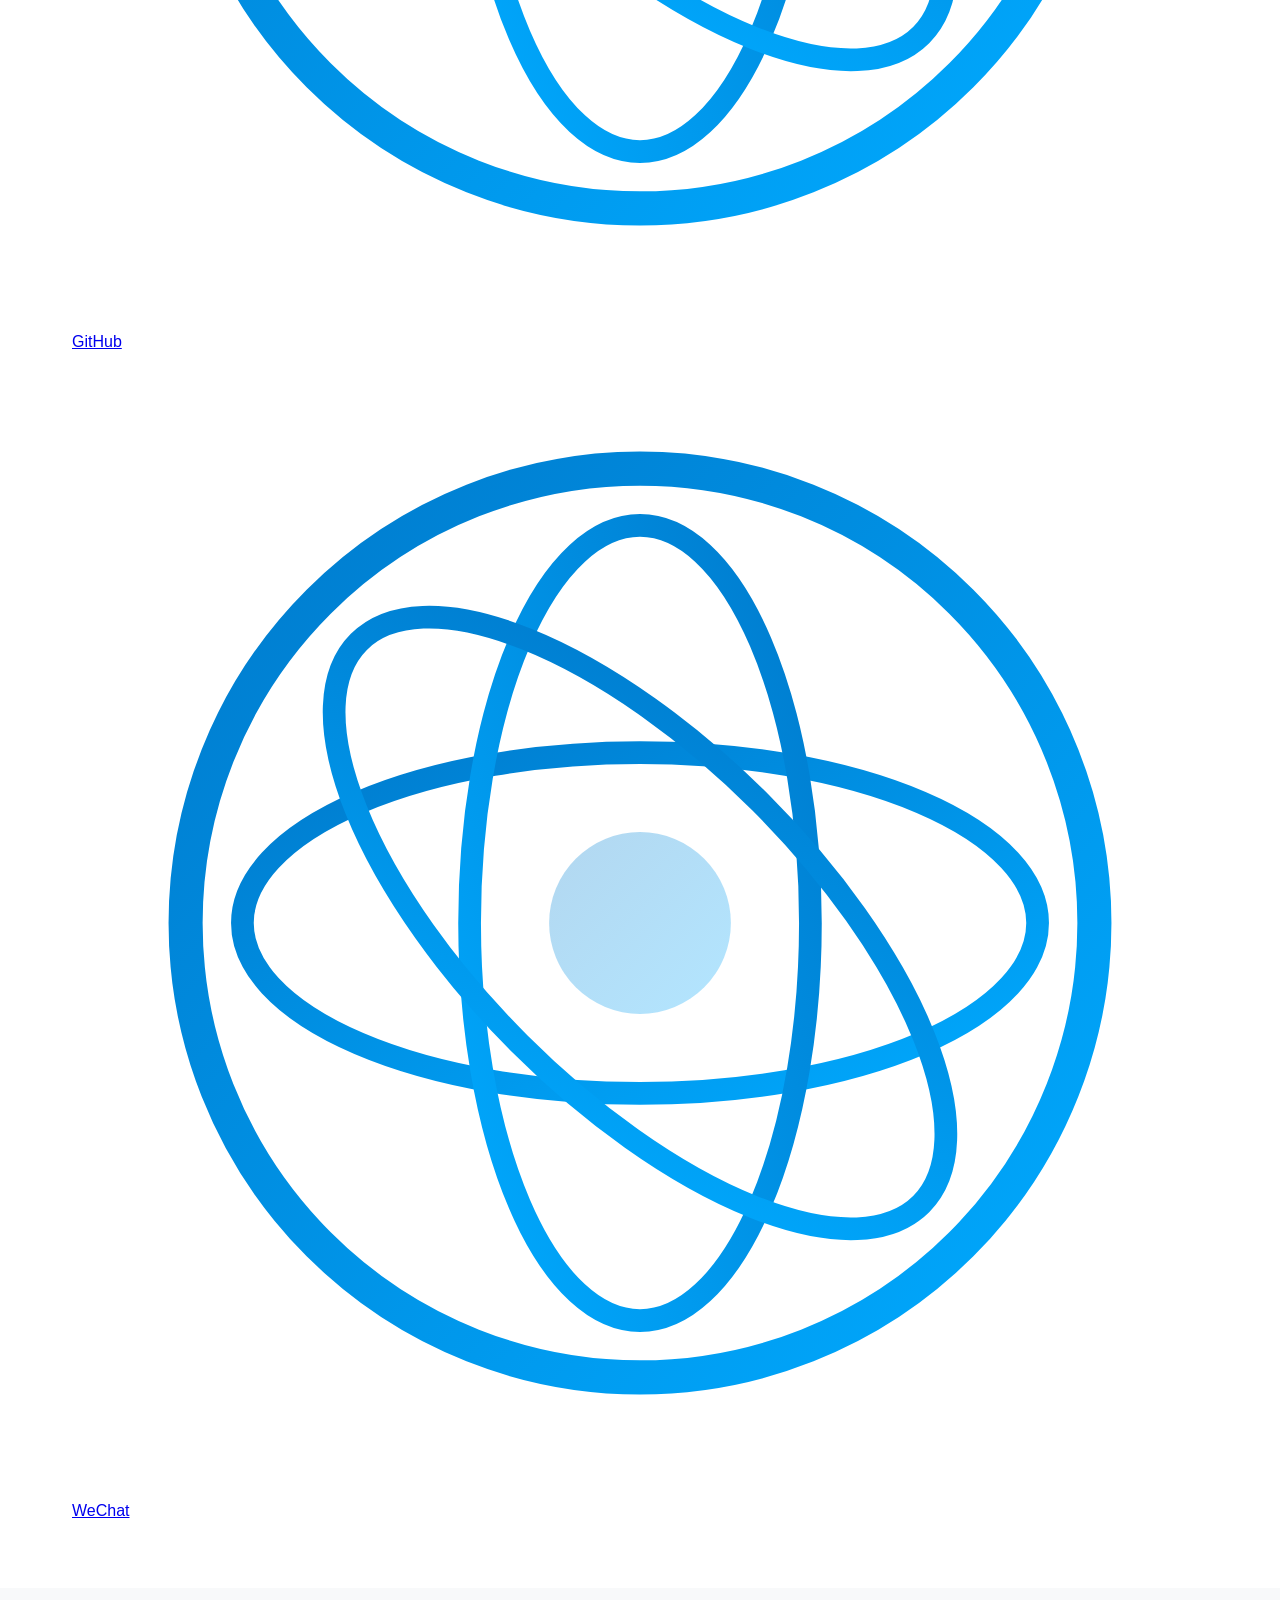
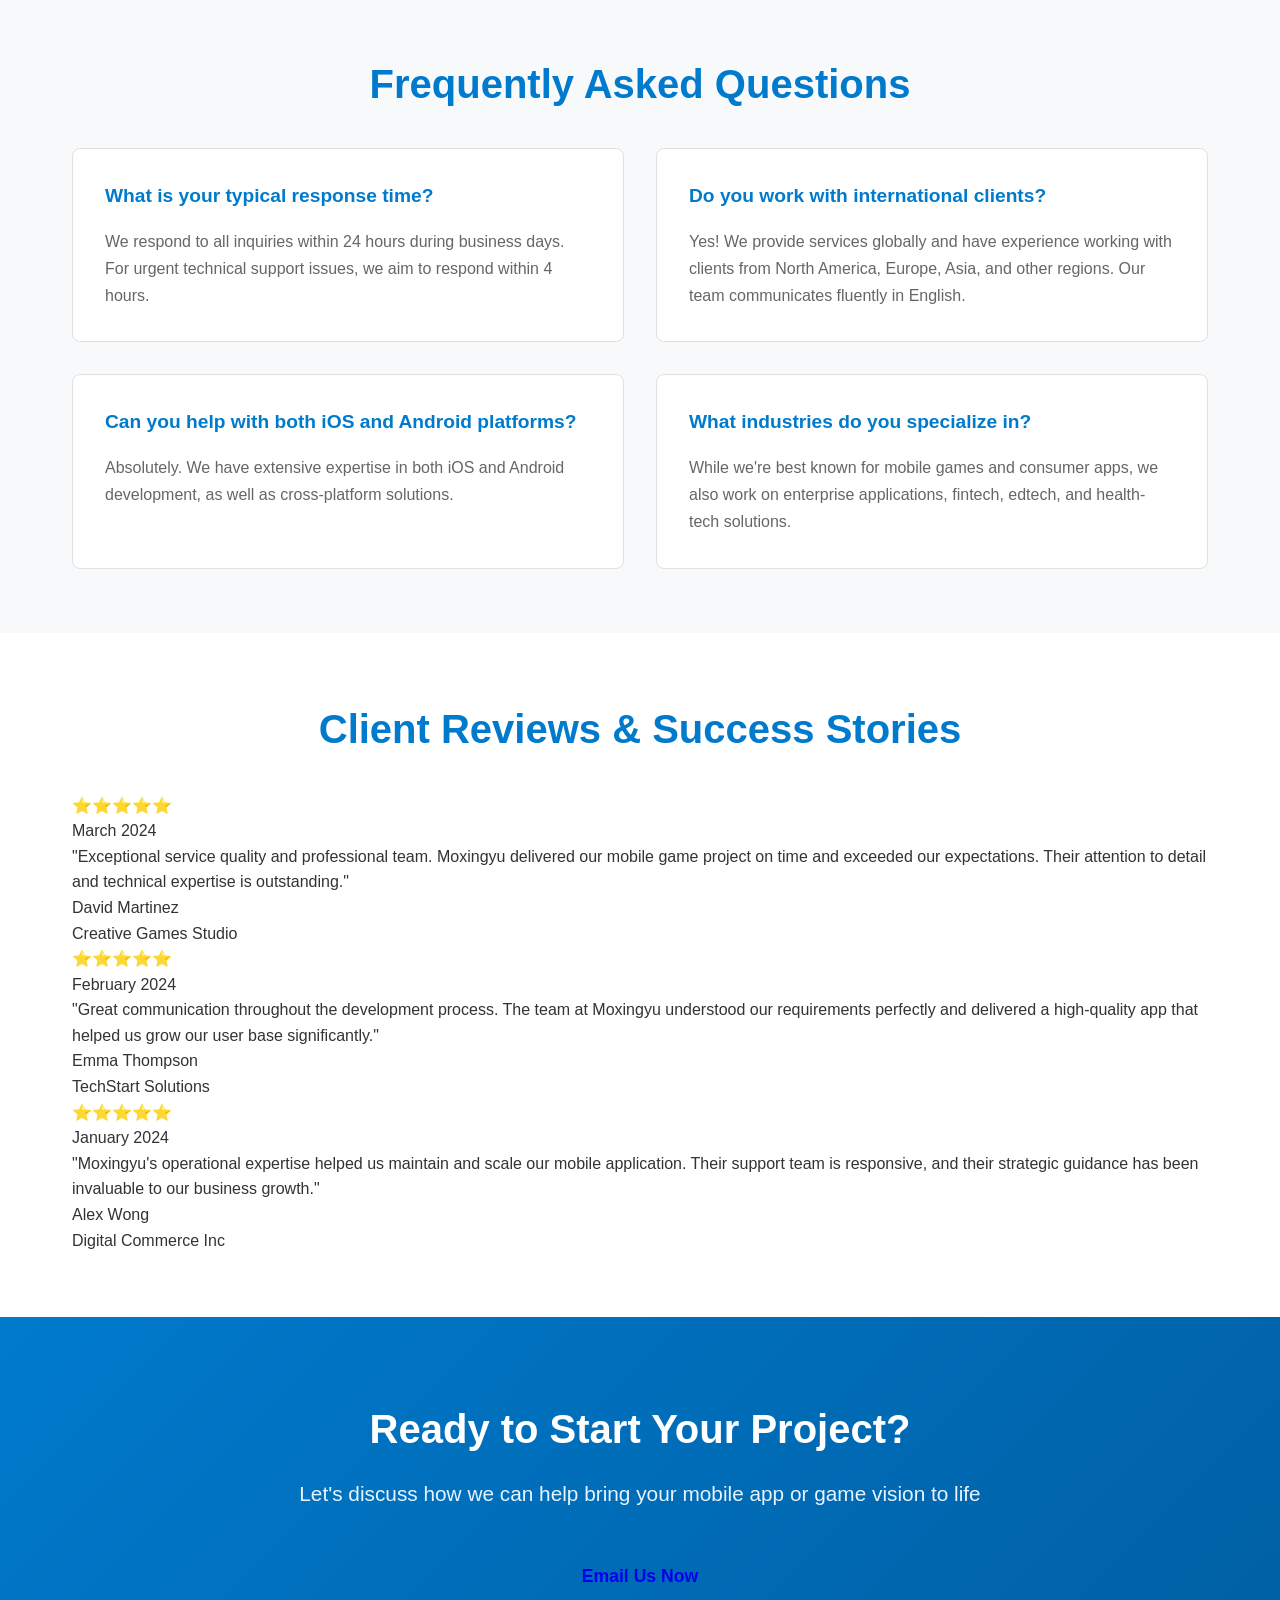
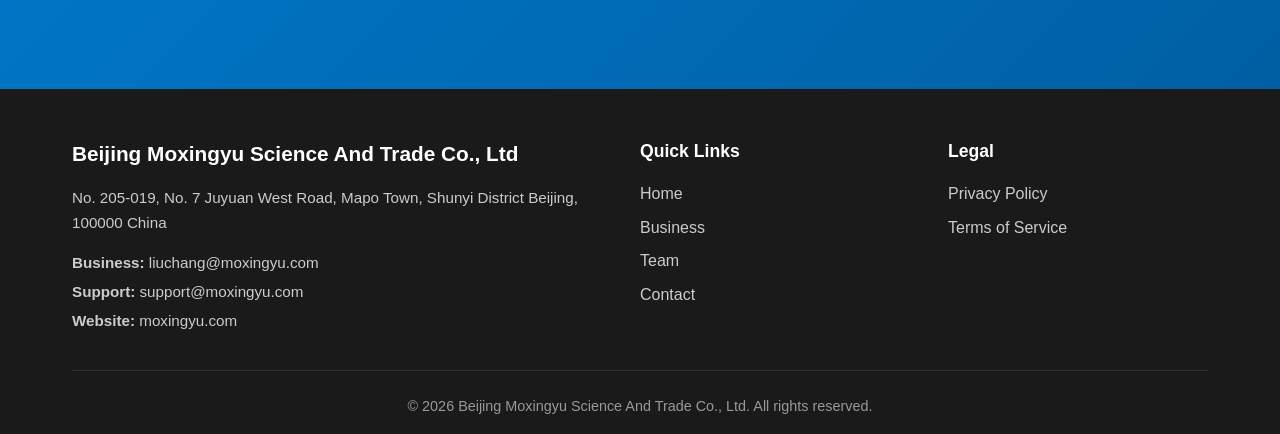
<file: contact.html>
<!DOCTYPE html>
<html lang="en">
<head>
    <meta charset="UTF-8">
    <meta name="viewport" content="width=device-width, initial-scale=1.0">
    <title>Contact Us - Moxingyu | Get in Touch</title>
    <meta name="description" content="Contact Beijing Moxingyu Science And Trade Co., Ltd for mobile app and game services. Business inquiries: liuchang@moxingyu.com. Technical support: support@moxingyu.com">
    <meta name="keywords" content="contact moxingyu, business inquiry, technical support, mobile app development, game services, Beijing company">
    <meta name="author" content="Beijing Moxingyu Science And Trade Co., Ltd">
    <meta name="robots" content="index, follow">
    <link rel="canonical" href="https://moxingyu.com/contact.html">
    <link rel="stylesheet" href="css/styles.css">
</head>
<body>
    <header>
        <nav>
            <div class="logo">
                <img src="svg/logo.svg" alt="Moxingyu Logo">
            </div>
            <ul class="nav-links">
                <li><a href="index.html">Home</a></li>
                <li><a href="business.html">Business</a></li>
                <li><a href="team.html">Team</a></li>
                <li><a href="contact.html" class="active">Contact</a></li>
            </ul>
            <div class="mobile-menu-btn">
                <span></span>
                <span></span>
                <span></span>
            </div>
        </nav>
    </header>

    <main>
        <!-- Page Header -->
        <section class="page-header">
            <div class="container">
                <h1>Contact Us</h1>
                <p>We'd love to hear from you. Get in touch with our team.</p>
            </div>
        </section>

        <!-- Contact Information -->
        <section class="contact-section">
            <div class="container">
                <div class="contact-grid">
                    <!-- Company Info -->
                    <div class="contact-info-card">
                        <div class="info-icon">
                            <img src="svg/company.svg" alt="Company">
                        </div>
                        <h3>Company Information</h3>
                        <div class="info-content">
                            <p><strong>Company Name:</strong></p>
                            <p>Beijing Moxingyu Science And Trade Co., Ltd</p>
                            
                            <p><strong>Address:</strong></p>
                            <p>No. 205-019, No. 7 Juyuan West Road,<br>
                            Mapo Town, Shunyi District<br>
                            Beijing, 100000 China</p>
                        </div>
                    </div>

                    <!-- Business Contact -->
                    <div class="contact-info-card">
                        <div class="info-icon">
                            <img src="svg/business-contact.svg" alt="Business">
                        </div>
                        <h3>Business Inquiries</h3>
                        <div class="info-content">
                            <p><strong>Business Development:</strong></p>
                            <p><a href="mailto:liuchang@moxingyu.com">liuchang@moxingyu.com</a></p>
                            
                            <p><strong>Partnership Opportunities:</strong></p>
                            <p>Project operation, custom development, strategic partnerships</p>
                            
                            <p><strong>Response Time:</strong></p>
                            <p>Within 24 hours on business days</p>
                        </div>
                    </div>

                    <!-- Technical Support -->
                    <div class="contact-info-card">
                        <div class="info-icon">
                            <img src="svg/support.svg" alt="Support">
                        </div>
                        <h3>Technical Support</h3>
                        <div class="info-content">
                            <p><strong>Support Email:</strong></p>
                            <p><a href="mailto:support@moxingyu.com">support@moxingyu.com</a></p>
                            
                            <p><strong>Support Areas:</strong></p>
                            <ul>
                                <li>App technical issues</li>
                                <li>Integration assistance</li>
                                <li>API documentation</li>
                                <li>Bug reports</li>
                            </ul>
                        </div>
                    </div>

                    <!-- General Inquiry -->
                    <div class="contact-info-card">
                        <div class="info-icon">
                            <img src="svg/general.svg" alt="General">
                        </div>
                        <h3>General Information</h3>
                        <div class="info-content">
                            <p><strong>Website:</strong></p>
                            <p>moxingyu.com</p>
                            
                            <p><strong>Business Hours:</strong></p>
                            <p>Monday - Friday: 9:00 AM - 6:00 PM (GMT+8)</p>
                            
                            <p><strong>Languages:</strong></p>
                            <p>English, Chinese</p>
                        </div>
                    </div>
                </div>
            </div>
        </section>

        <!-- Contact Form Section -->
        <section class="contact-form-section">
            <div class="container">
                <h2>Send Us a Message</h2>
                <p class="section-subtitle">Fill out the form below and we'll get back to you as soon as possible</p>
                
                <div class="form-wrapper">
                    <form id="contactForm" class="contact-form">
                        <div class="form-row">
                            <div class="form-group">
                                <label for="name">Full Name *</label>
                                <input type="text" id="name" name="name" required>
                            </div>
                            <div class="form-group">
                                <label for="email">Email Address *</label>
                                <input type="email" id="email" name="email" required>
                            </div>
                        </div>

                        <div class="form-row">
                            <div class="form-group">
                                <label for="company">Company Name</label>
                                <input type="text" id="company" name="company">
                            </div>
                            <div class="form-group">
                                <label for="phone">Phone Number</label>
                                <input type="tel" id="phone" name="phone">
                            </div>
                        </div>

                        <div class="form-row">
                            <div class="form-group full-width">
                                <label for="subject">Subject *</label>
                                <select id="subject" name="subject" required>
                                    <option value="">Select a subject</option>
                                    <option value="business">Business Inquiry</option>
                                    <option value="partnership">Partnership Opportunity</option>
                                    <option value="support">Technical Support</option>
                                    <option value="project">Project Development</option>
                                    <option value="operation">Project Operation</option>
                                    <option value="other">Other</option>
                                </select>
                            </div>
                        </div>

                        <div class="form-row">
                            <div class="form-group full-width">
                                <label for="message">Message *</label>
                                <textarea id="message" name="message" rows="6" required></textarea>
                            </div>
                        </div>

                        <div class="form-row">
                            <div class="form-group full-width">
                                <button type="submit" class="btn btn-primary btn-large">Send Message</button>
                            </div>
                        </div>

                        <div class="form-note">
                            <p>* Required fields. We respect your privacy and will never share your information.</p>
                        </div>
                    </form>
                </div>
            </div>
        </section>

        <!-- Map Location (SVG representation) -->
        <section class="location-section">
            <div class="container">
                <h2>Our Location</h2>
                <div class="map-container">
                    <img src="svg/location-map.svg" alt="Beijing Location Map" class="location-map">
                    <div class="location-overlay">
                        <h3>Beijing Office</h3>
                        <p>Shunyi District, Beijing, China</p>
                        <p>Easily accessible from Beijing Capital International Airport</p>
                    </div>
                </div>
            </div>
        </section>

        <!-- Social Media Links -->
        <section class="social-media-section">
            <div class="container">
                <h2>Connect With Us</h2>
                <p>Follow us on social media for the latest updates, industry insights, and project showcases</p>
                <div class="social-media-links">
                    <a href="#" class="social-link" title="LinkedIn">
                        <img src="svg/global-icon.svg" alt="LinkedIn">
                        <span>LinkedIn</span>
                    </a>
                    <a href="#" class="social-link" title="Twitter">
                        <img src="svg/global-icon.svg" alt="Twitter">
                        <span>Twitter</span>
                    </a>
                    <a href="#" class="social-link" title="GitHub">
                        <img src="svg/global-icon.svg" alt="GitHub">
                        <span>GitHub</span>
                    </a>
                    <a href="#" class="social-link" title="WeChat">
                        <img src="svg/global-icon.svg" alt="WeChat">
                        <span>WeChat</span>
                    </a>
                </div>
            </div>
        </section>

        <!-- FAQ Section -->
        <section class="faq-section">
            <div class="container">
                <h2>Frequently Asked Questions</h2>
                
                <div class="faq-grid">
                    <div class="faq-item">
                        <h4>What is your typical response time?</h4>
                        <p>We respond to all inquiries within 24 hours during business days. For urgent technical support issues, we aim to respond within 4 hours.</p>
                    </div>
                    
                    <div class="faq-item">
                        <h4>Do you work with international clients?</h4>
                        <p>Yes! We provide services globally and have experience working with clients from North America, Europe, Asia, and other regions. Our team communicates fluently in English.</p>
                    </div>
                    
                    <div class="faq-item">
                        <h4>Can you help with both iOS and Android platforms?</h4>
                        <p>Absolutely. We have extensive expertise in both iOS and Android development, as well as cross-platform solutions.</p>
                    </div>
                    
                    <div class="faq-item">
                        <h4>What industries do you specialize in?</h4>
                        <p>While we're best known for mobile games and consumer apps, we also work on enterprise applications, fintech, edtech, and health-tech solutions.</p>
                    </div>
                </div>
            </div>
        </section>

        <!-- Client Reviews -->
        <section class="client-reviews">
            <div class="container">
                <h2>Client Reviews & Success Stories</h2>
                <div class="reviews-grid">
                    <div class="review-card">
                        <div class="review-header">
                            <div class="review-rating">
                                <span>⭐⭐⭐⭐⭐</span>
                            </div>
                            <div class="review-date">March 2024</div>
                        </div>
                        <div class="review-content">
                            <p>"Exceptional service quality and professional team. Moxingyu delivered our mobile game project on time and exceeded our expectations. Their attention to detail and technical expertise is outstanding."</p>
                            <div class="review-author">
                                <div class="author-info">
                                    <div class="author-name">David Martinez</div>
                                    <div class="author-company">Creative Games Studio</div>
                                </div>
                            </div>
                        </div>
                    </div>
                    
                    <div class="review-card">
                        <div class="review-header">
                            <div class="review-rating">
                                <span>⭐⭐⭐⭐⭐</span>
                            </div>
                            <div class="review-date">February 2024</div>
                        </div>
                        <div class="review-content">
                            <p>"Great communication throughout the development process. The team at Moxingyu understood our requirements perfectly and delivered a high-quality app that helped us grow our user base significantly."</p>
                            <div class="review-author">
                                <div class="author-info">
                                    <div class="author-name">Emma Thompson</div>
                                    <div class="author-company">TechStart Solutions</div>
                                </div>
                            </div>
                        </div>
                    </div>
                    
                    <div class="review-card">
                        <div class="review-header">
                            <div class="review-rating">
                                <span>⭐⭐⭐⭐⭐</span>
                            </div>
                            <div class="review-date">January 2024</div>
                        </div>
                        <div class="review-content">
                            <p>"Moxingyu's operational expertise helped us maintain and scale our mobile application. Their support team is responsive, and their strategic guidance has been invaluable to our business growth."</p>
                            <div class="review-author">
                                <div class="author-info">
                                    <div class="author-name">Alex Wong</div>
                                    <div class="author-company">Digital Commerce Inc</div>
                                </div>
                            </div>
                        </div>
                    </div>
                </div>
            </div>
        </section>

        <!-- CTA Section -->
        <section class="cta-section">
            <div class="container">
                <h2>Ready to Start Your Project?</h2>
                <p>Let's discuss how we can help bring your mobile app or game vision to life</p>
                <a href="mailto:liuchang@moxingyu.com" class="btn btn-large">Email Us Now</a>
            </div>
        </section>
    </main>

    <footer>
        <div class="container">
            <div class="footer-content">
                <div class="footer-company">
                    <h3>Beijing Moxingyu Science And Trade Co., Ltd</h3>
                    <p>No. 205-019, No. 7 Juyuan West Road, Mapo Town, Shunyi District Beijing, 100000 China</p>
                    <div class="footer-contact">
                        <p><strong>Business:</strong> liuchang@moxingyu.com</p>
                        <p><strong>Support:</strong> support@moxingyu.com</p>
                        <p><strong>Website:</strong> moxingyu.com</p>
                    </div>
                </div>
                <div class="footer-links">
                    <h4>Quick Links</h4>
                    <ul>
                        <li><a href="index.html">Home</a></li>
                        <li><a href="business.html">Business</a></li>
                        <li><a href="team.html">Team</a></li>
                        <li><a href="contact.html">Contact</a></li>
                    </ul>
                </div>
                <div class="footer-legal">
                    <h4>Legal</h4>
                    <ul>
                        <li><a href="privacy.html">Privacy Policy</a></li>
                        <li><a href="terms.html">Terms of Service</a></li>
                    </ul>
                </div>
            </div>
            <div class="footer-bottom">
                <p>&copy; 2024 Beijing Moxingyu Science And Trade Co., Ltd. All rights reserved.</p>
            </div>
        </div>
    </footer>

    <script src="js/script.js"></script>
</body>
</html>
</file>
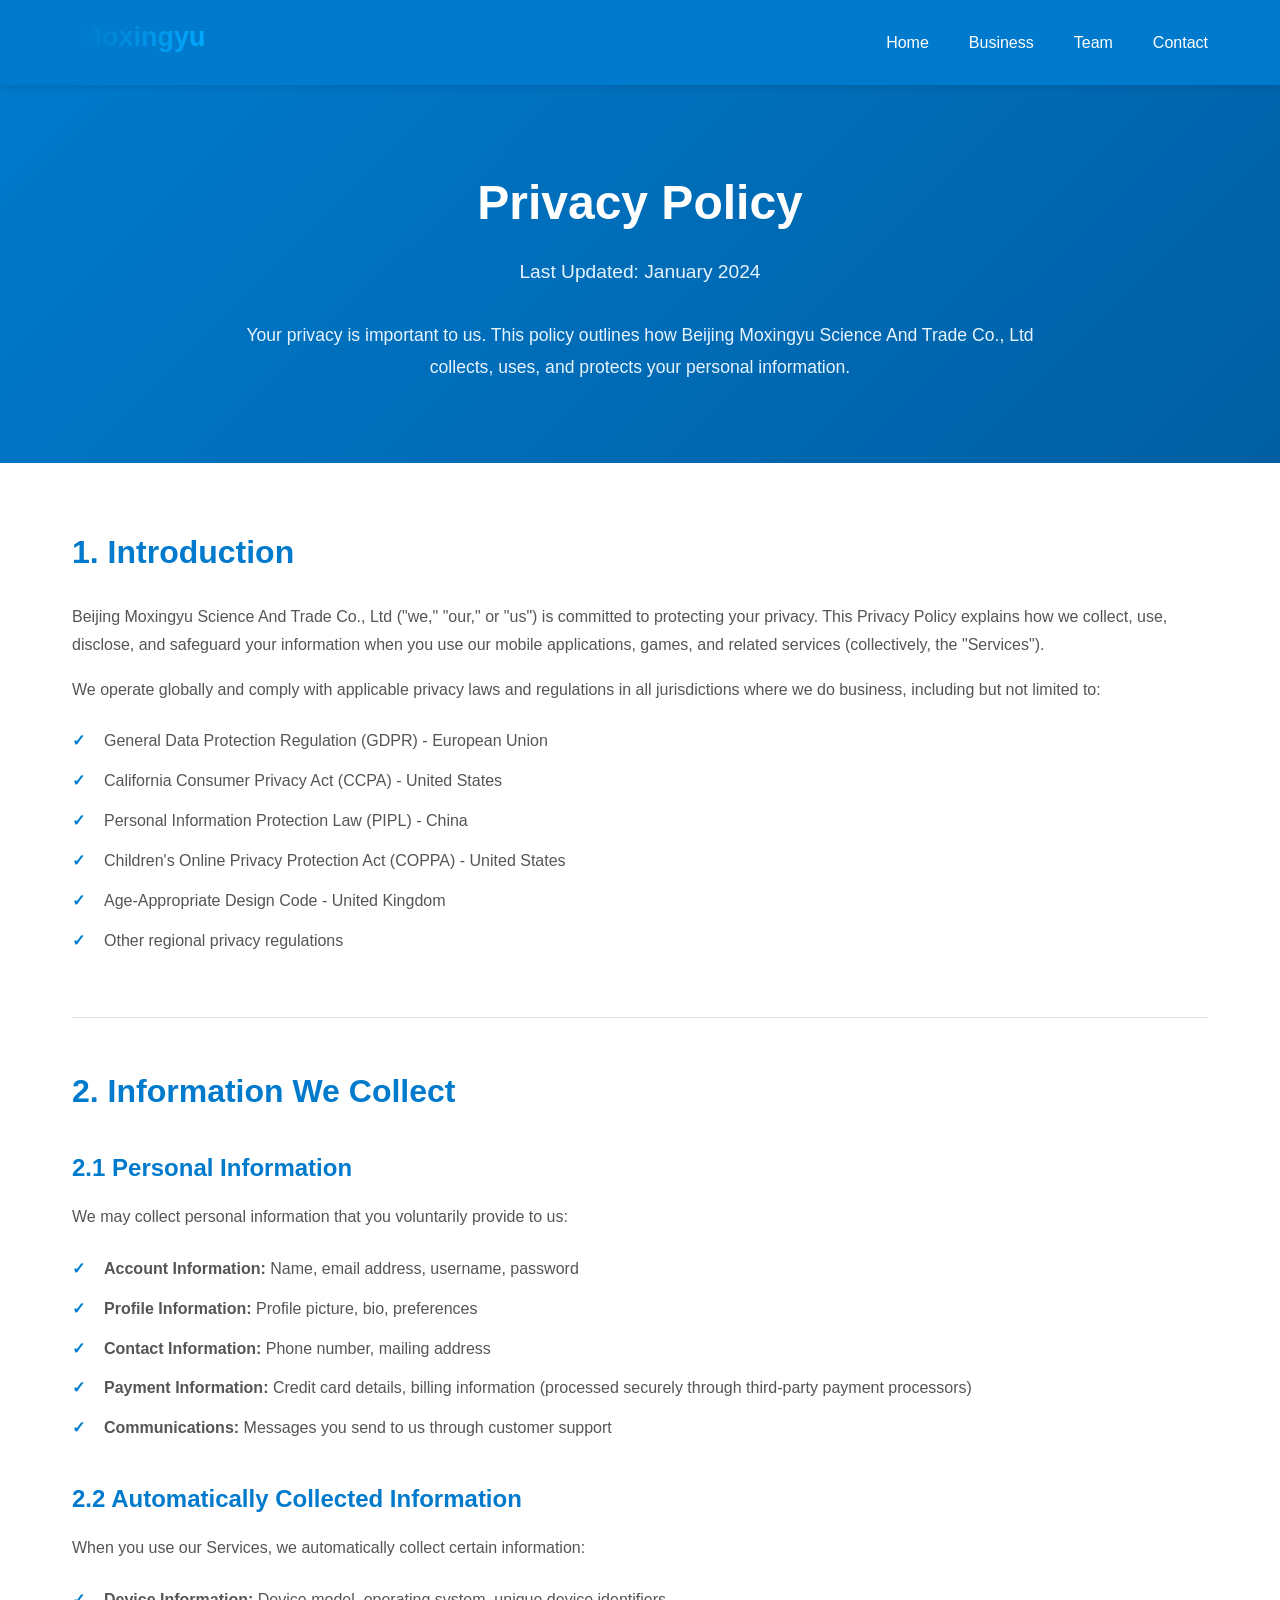
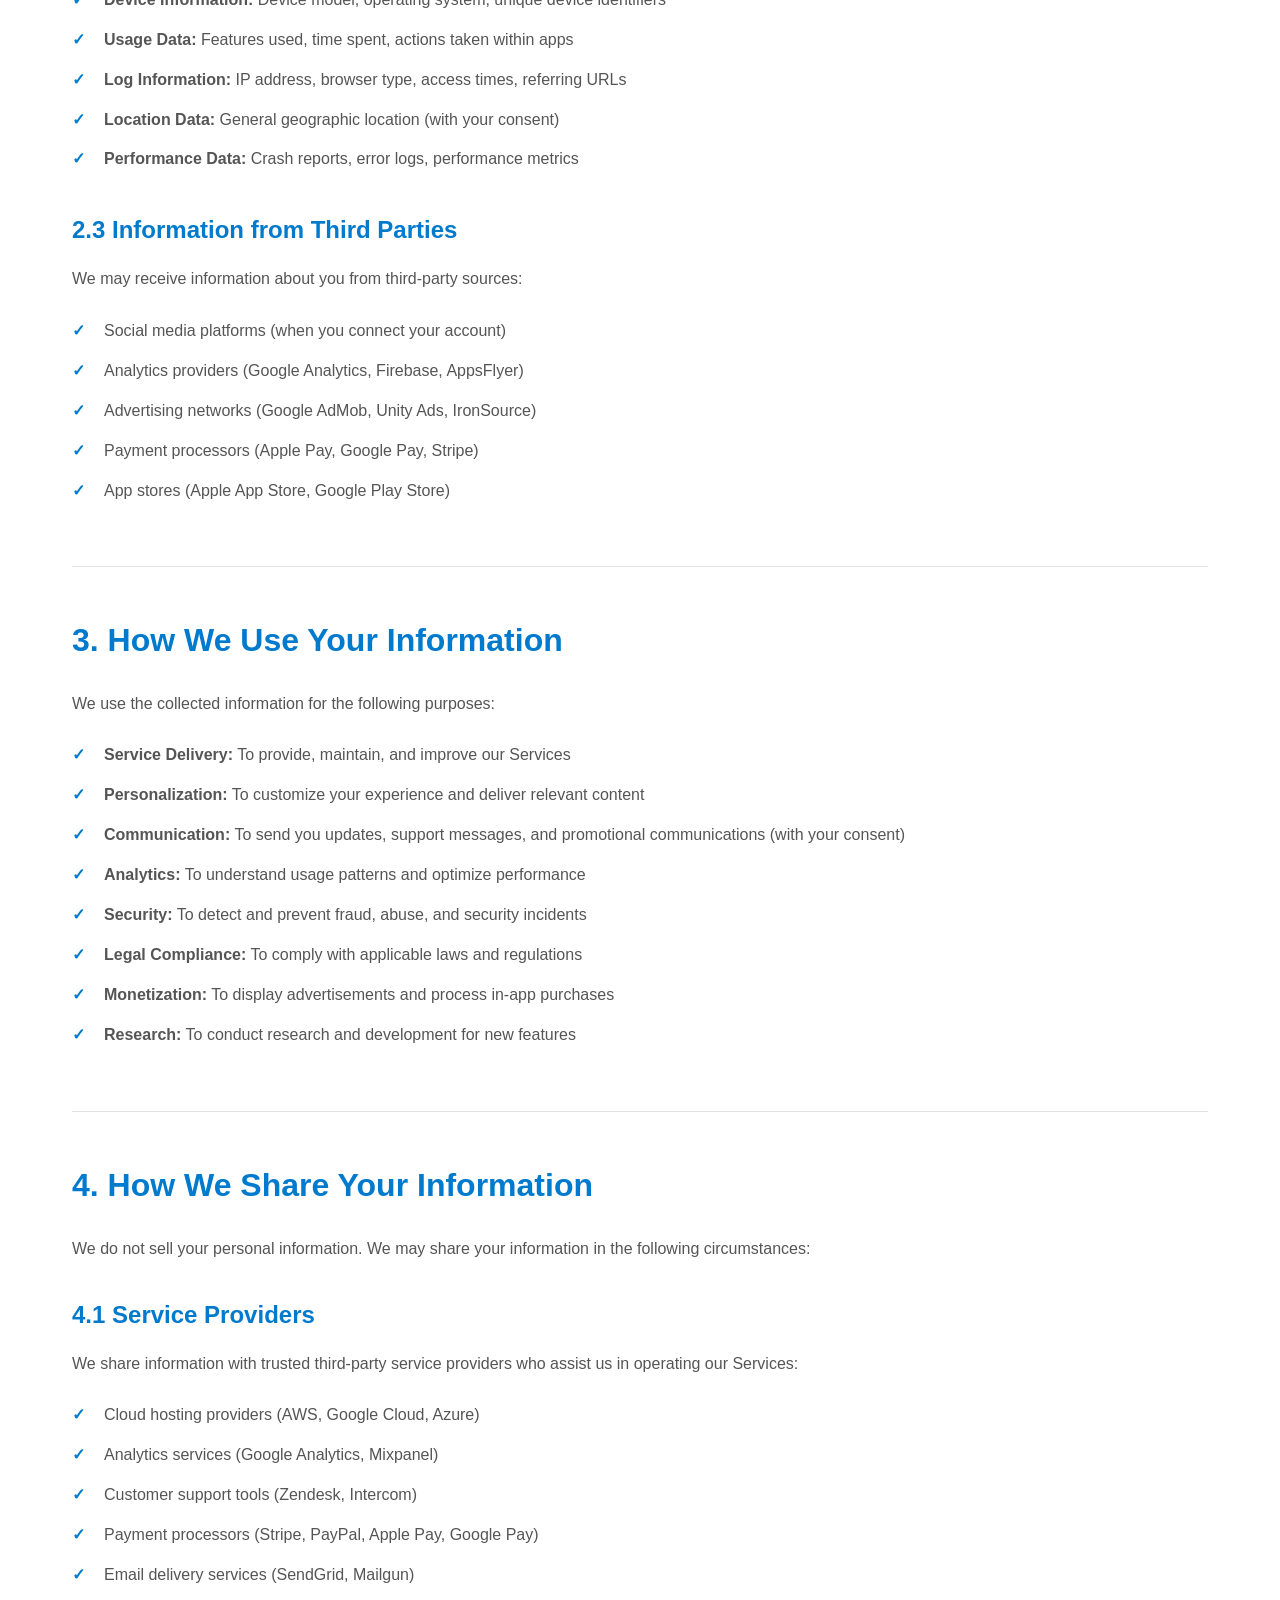
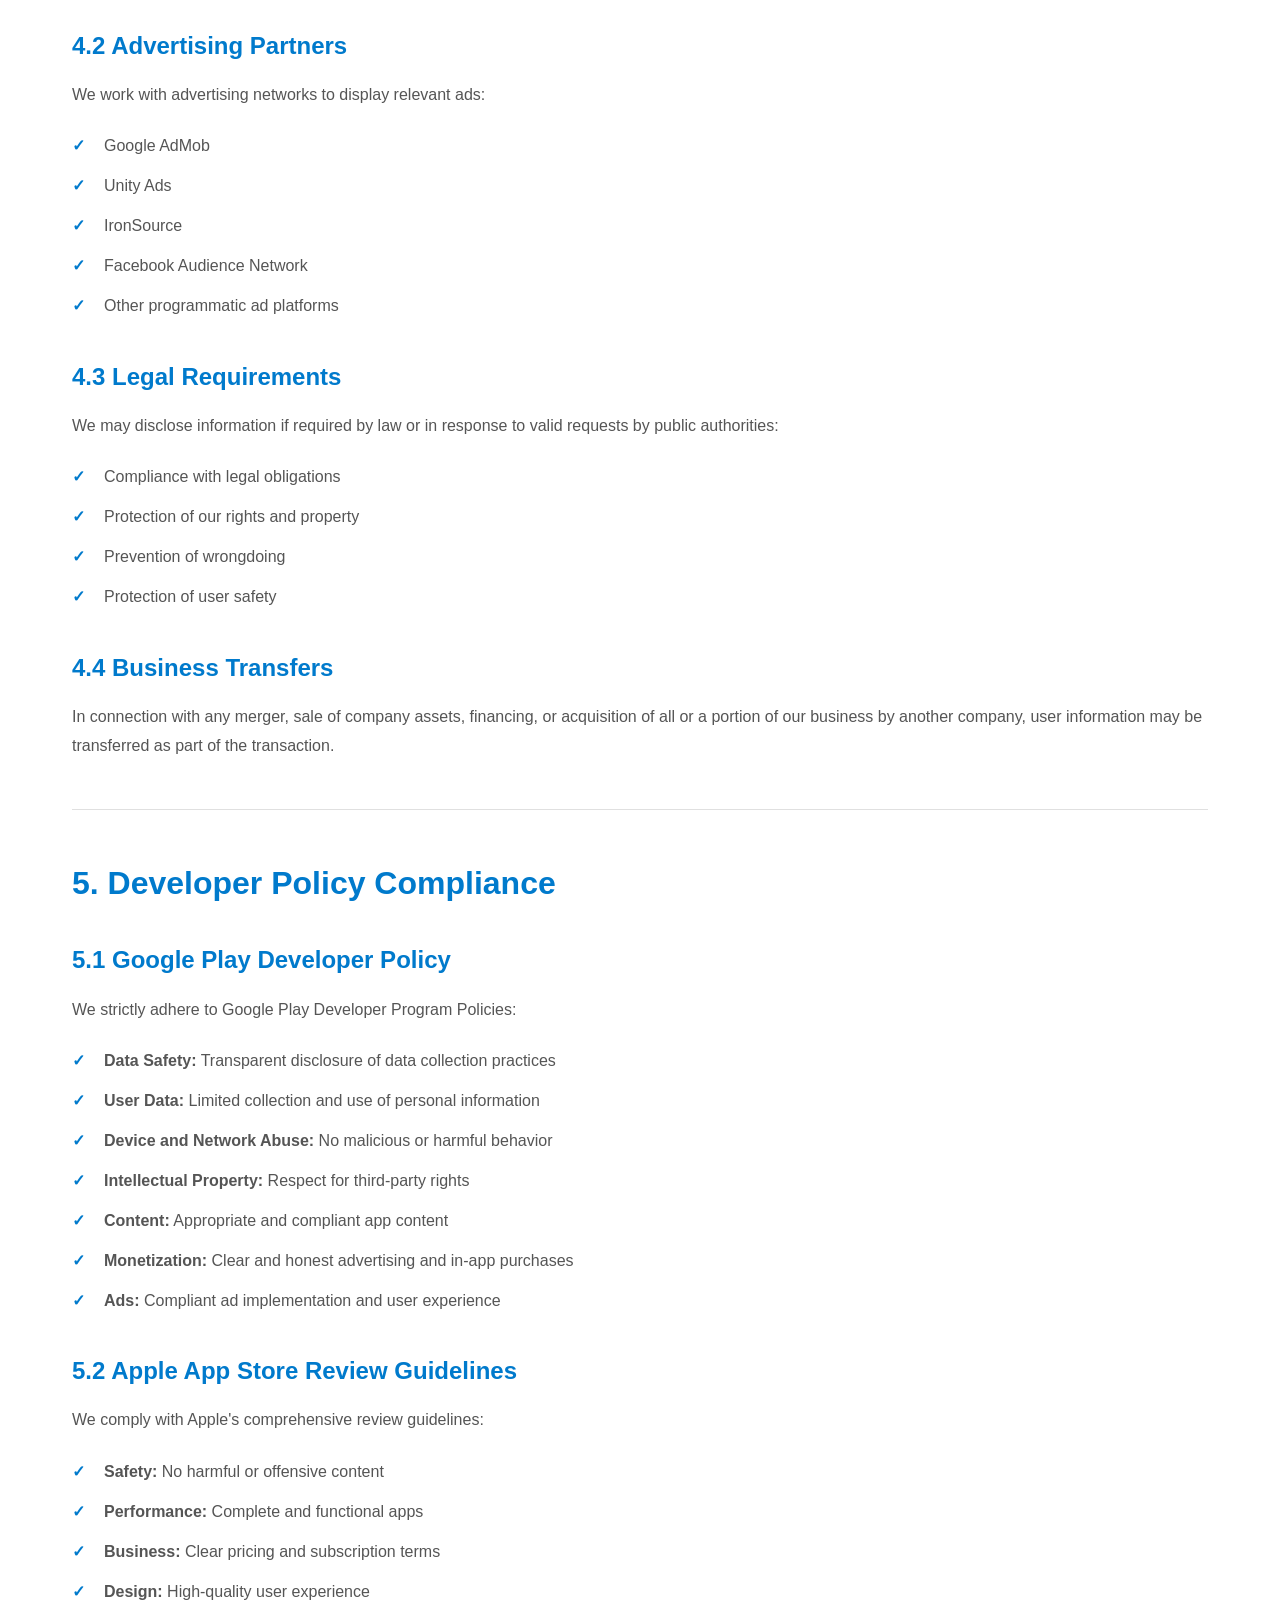
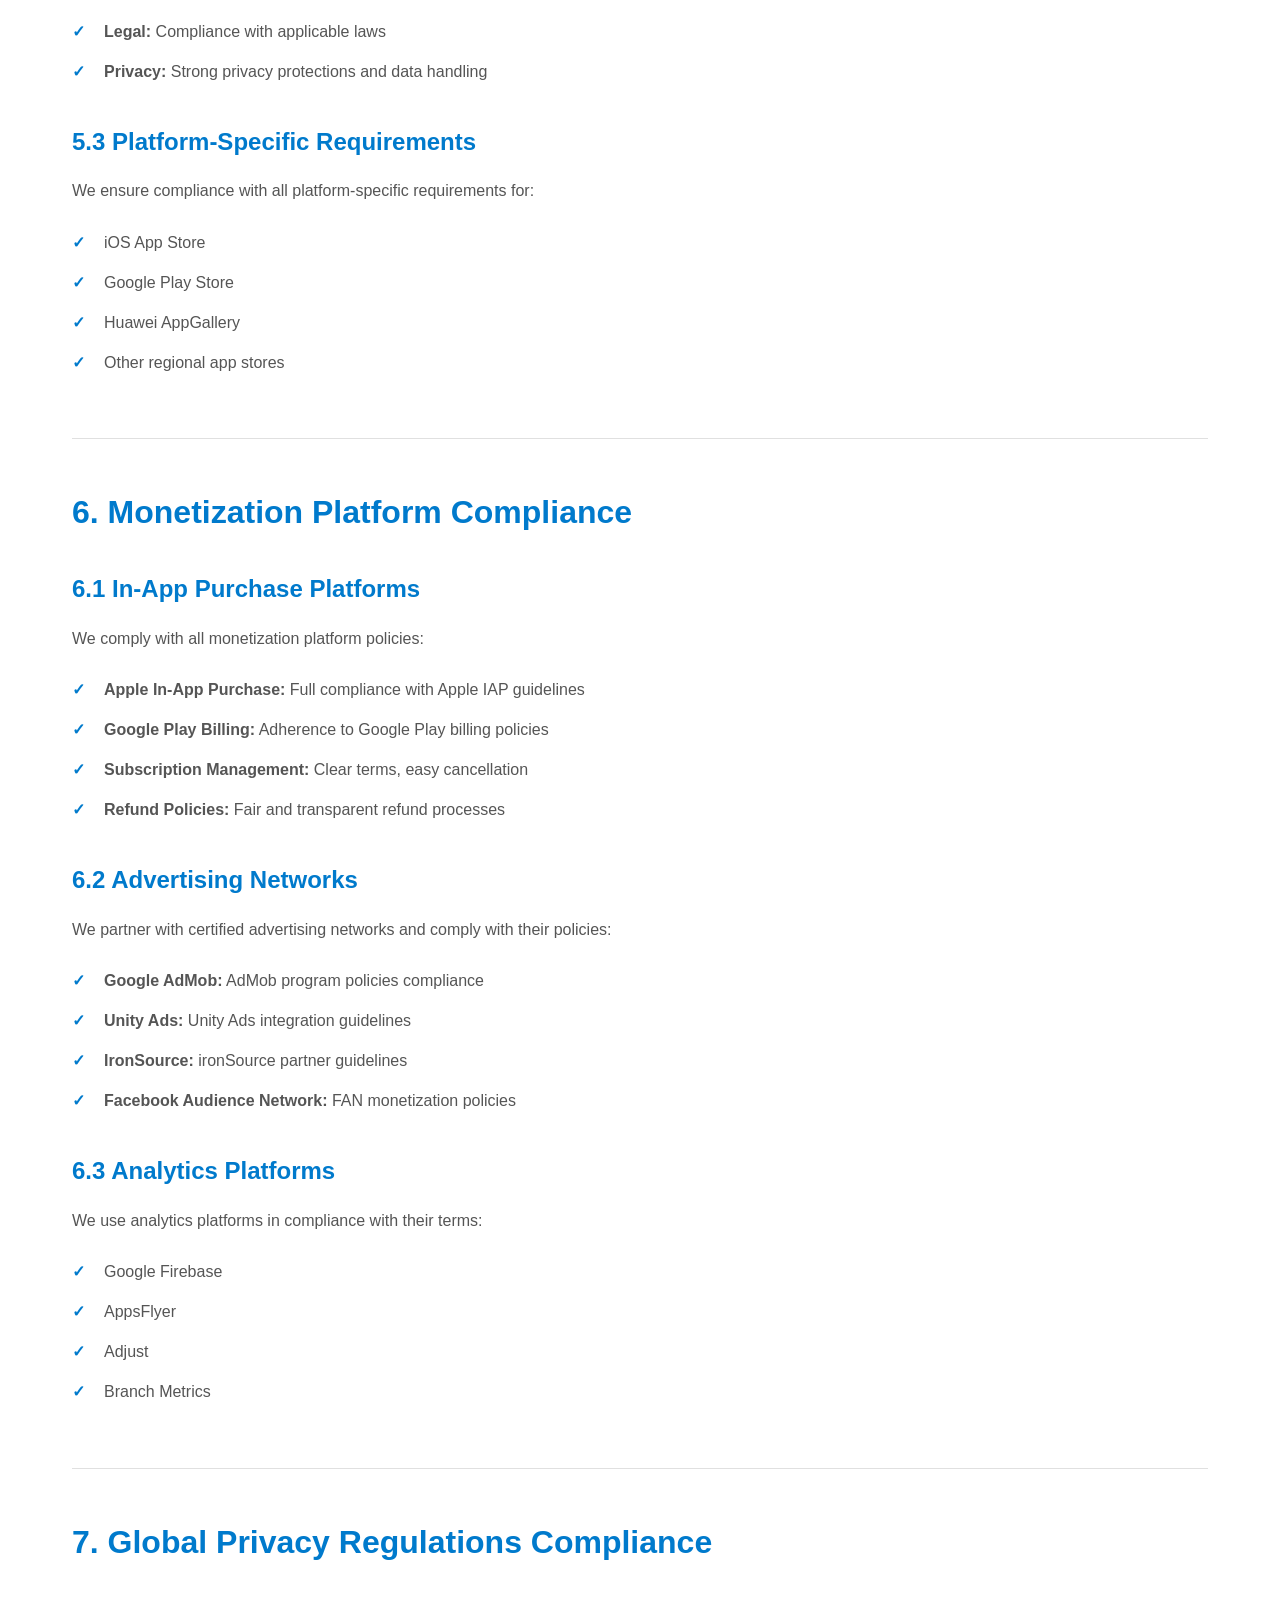
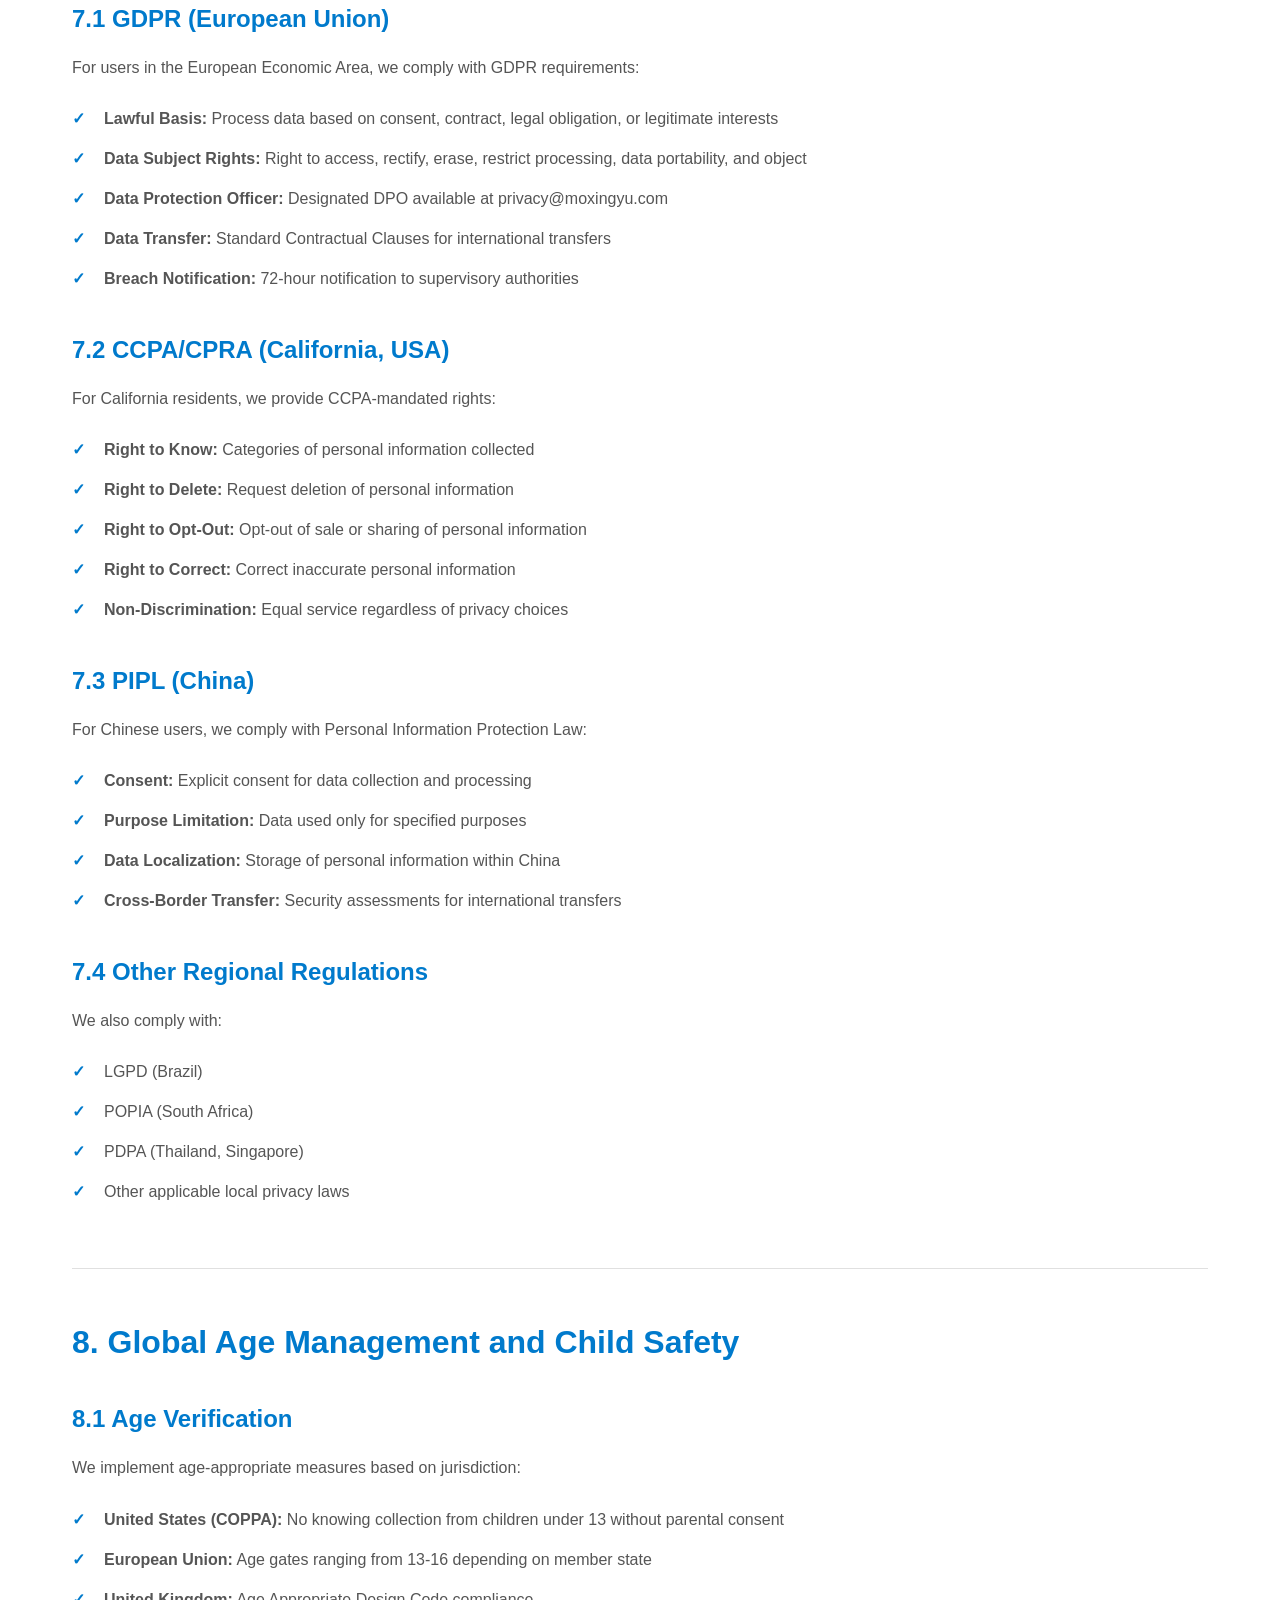
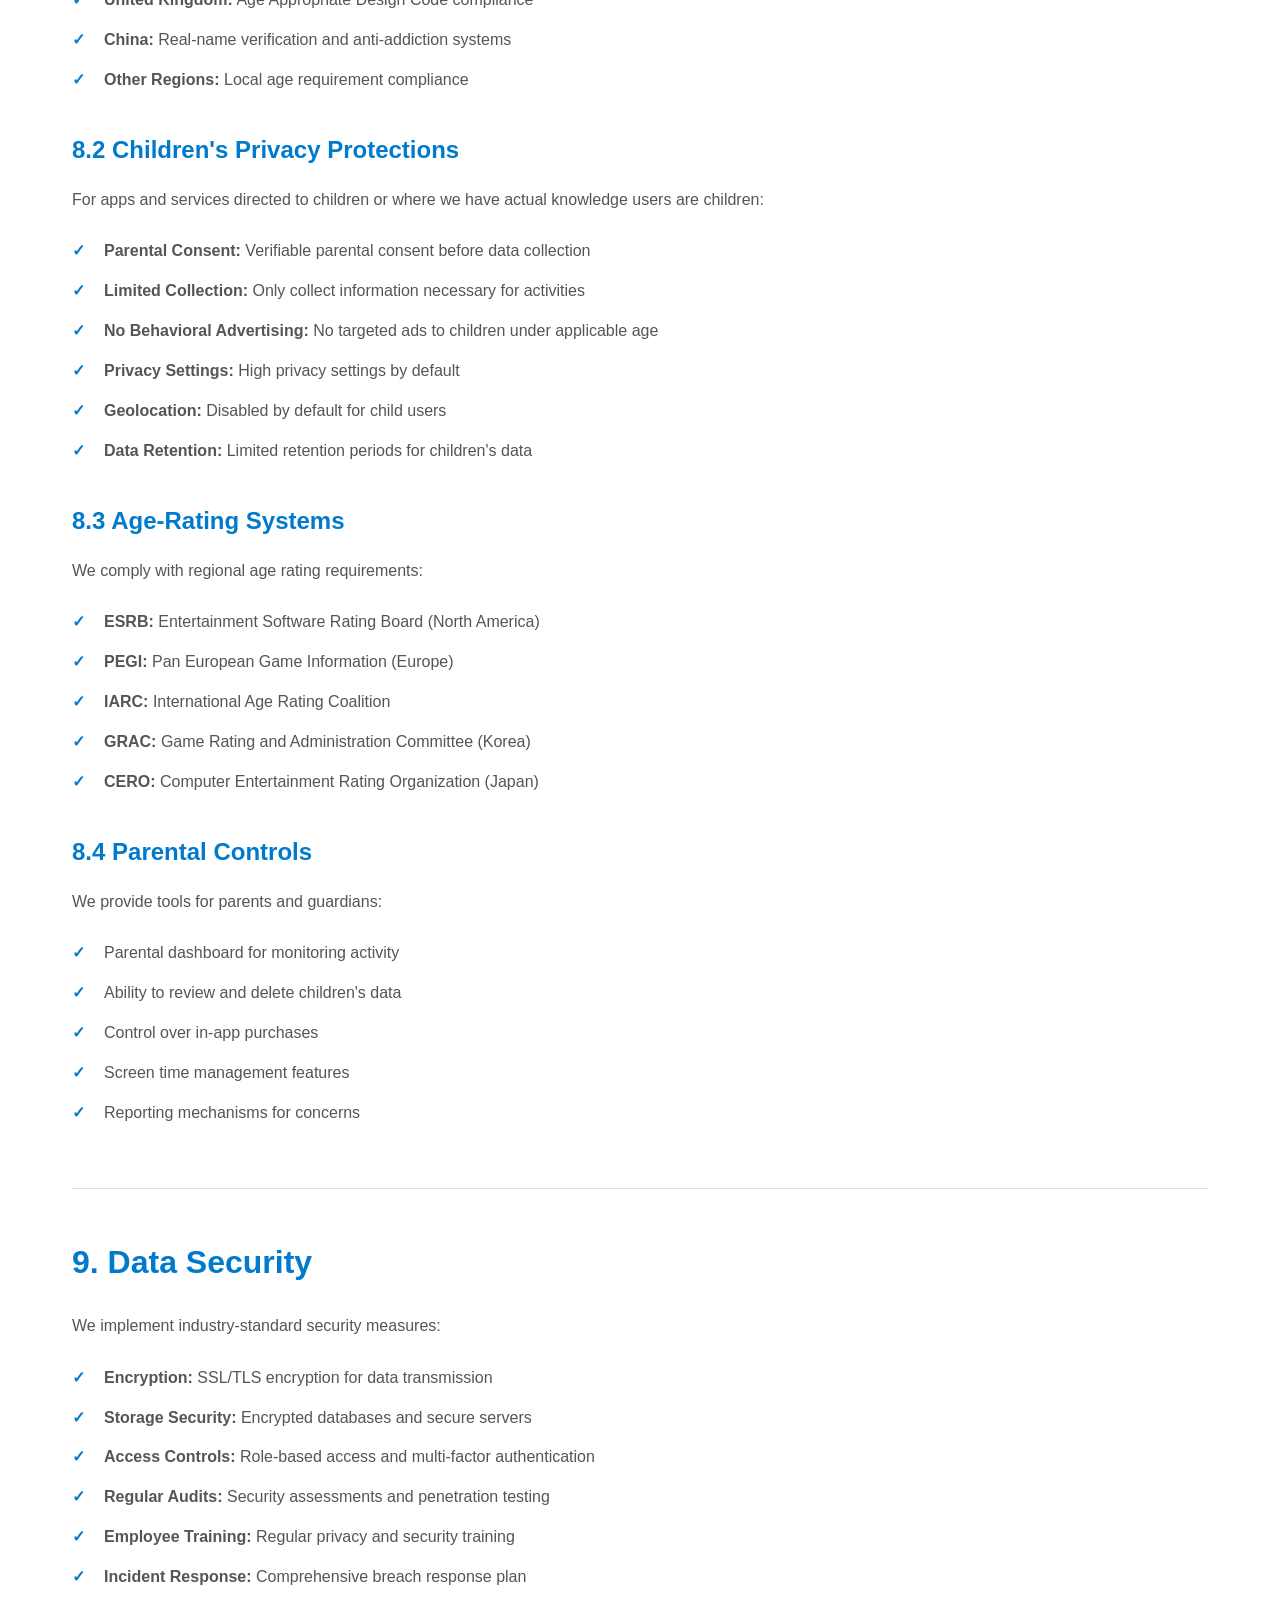
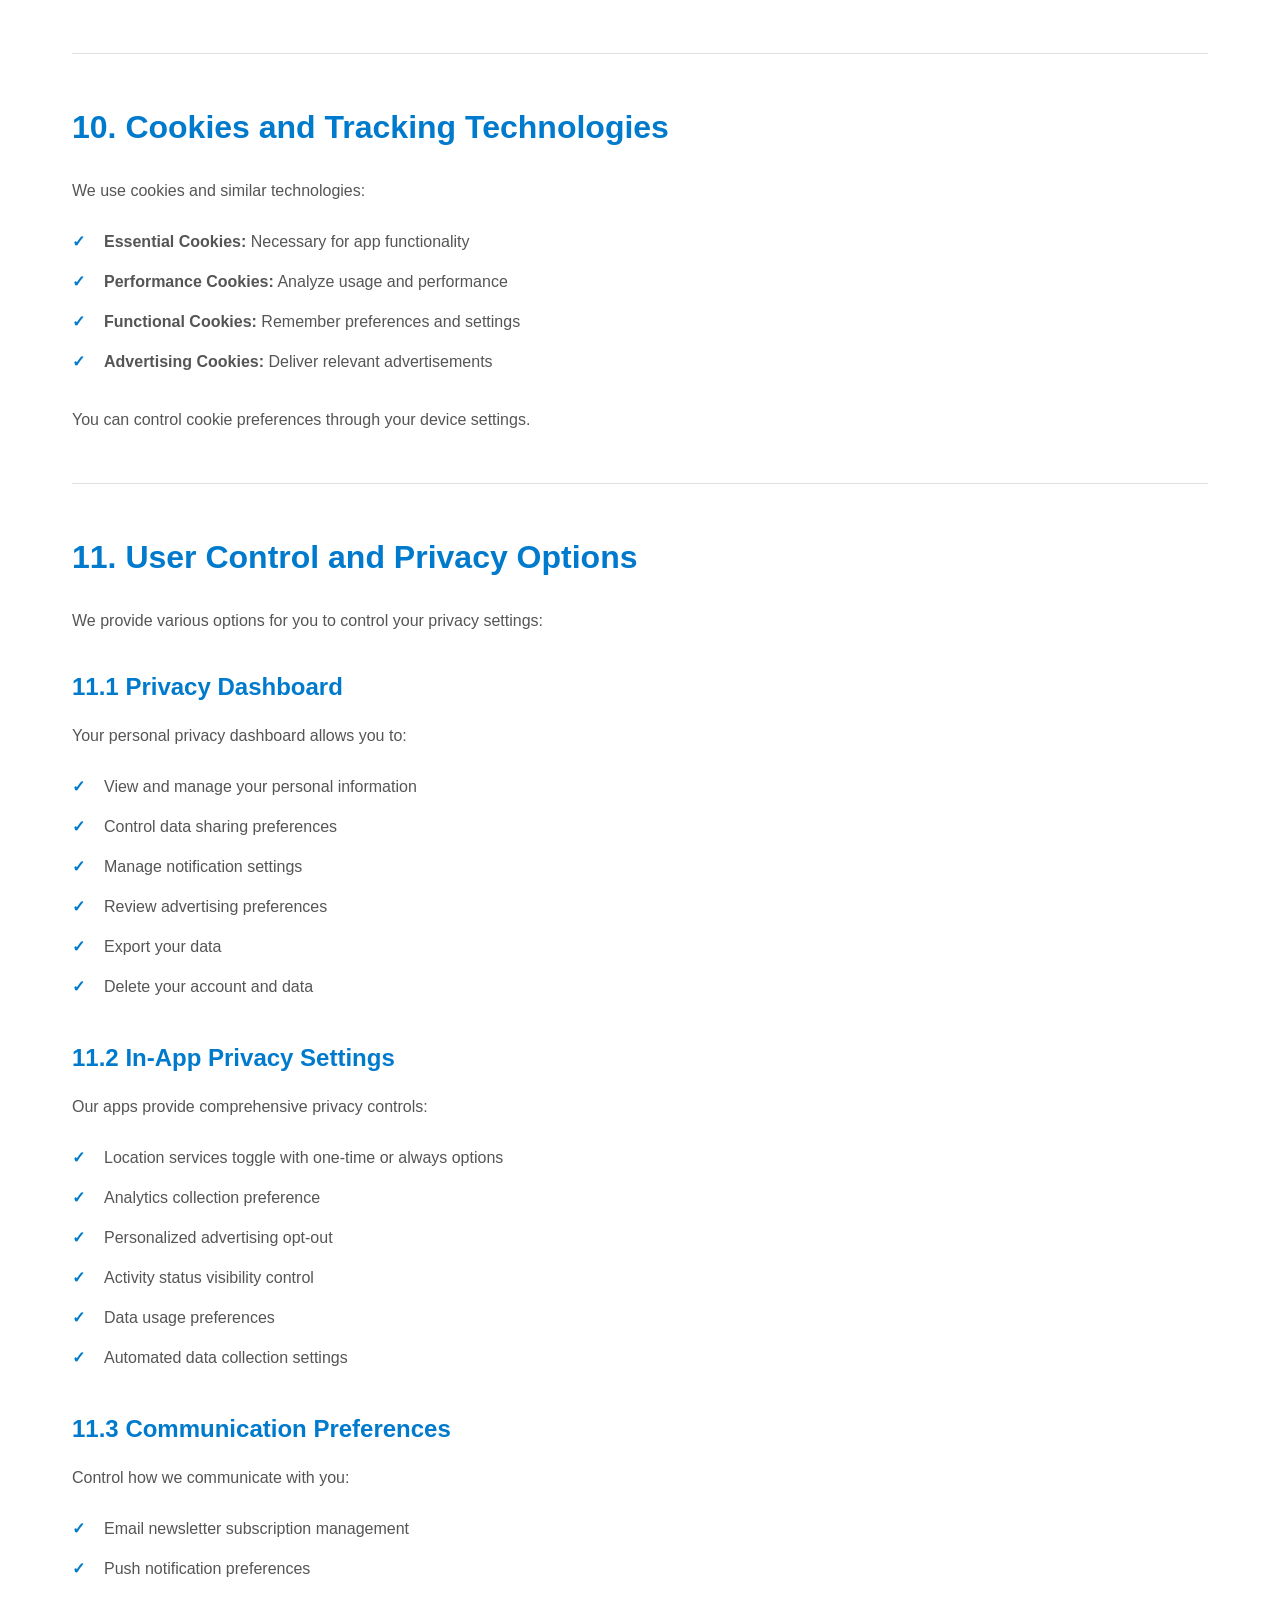
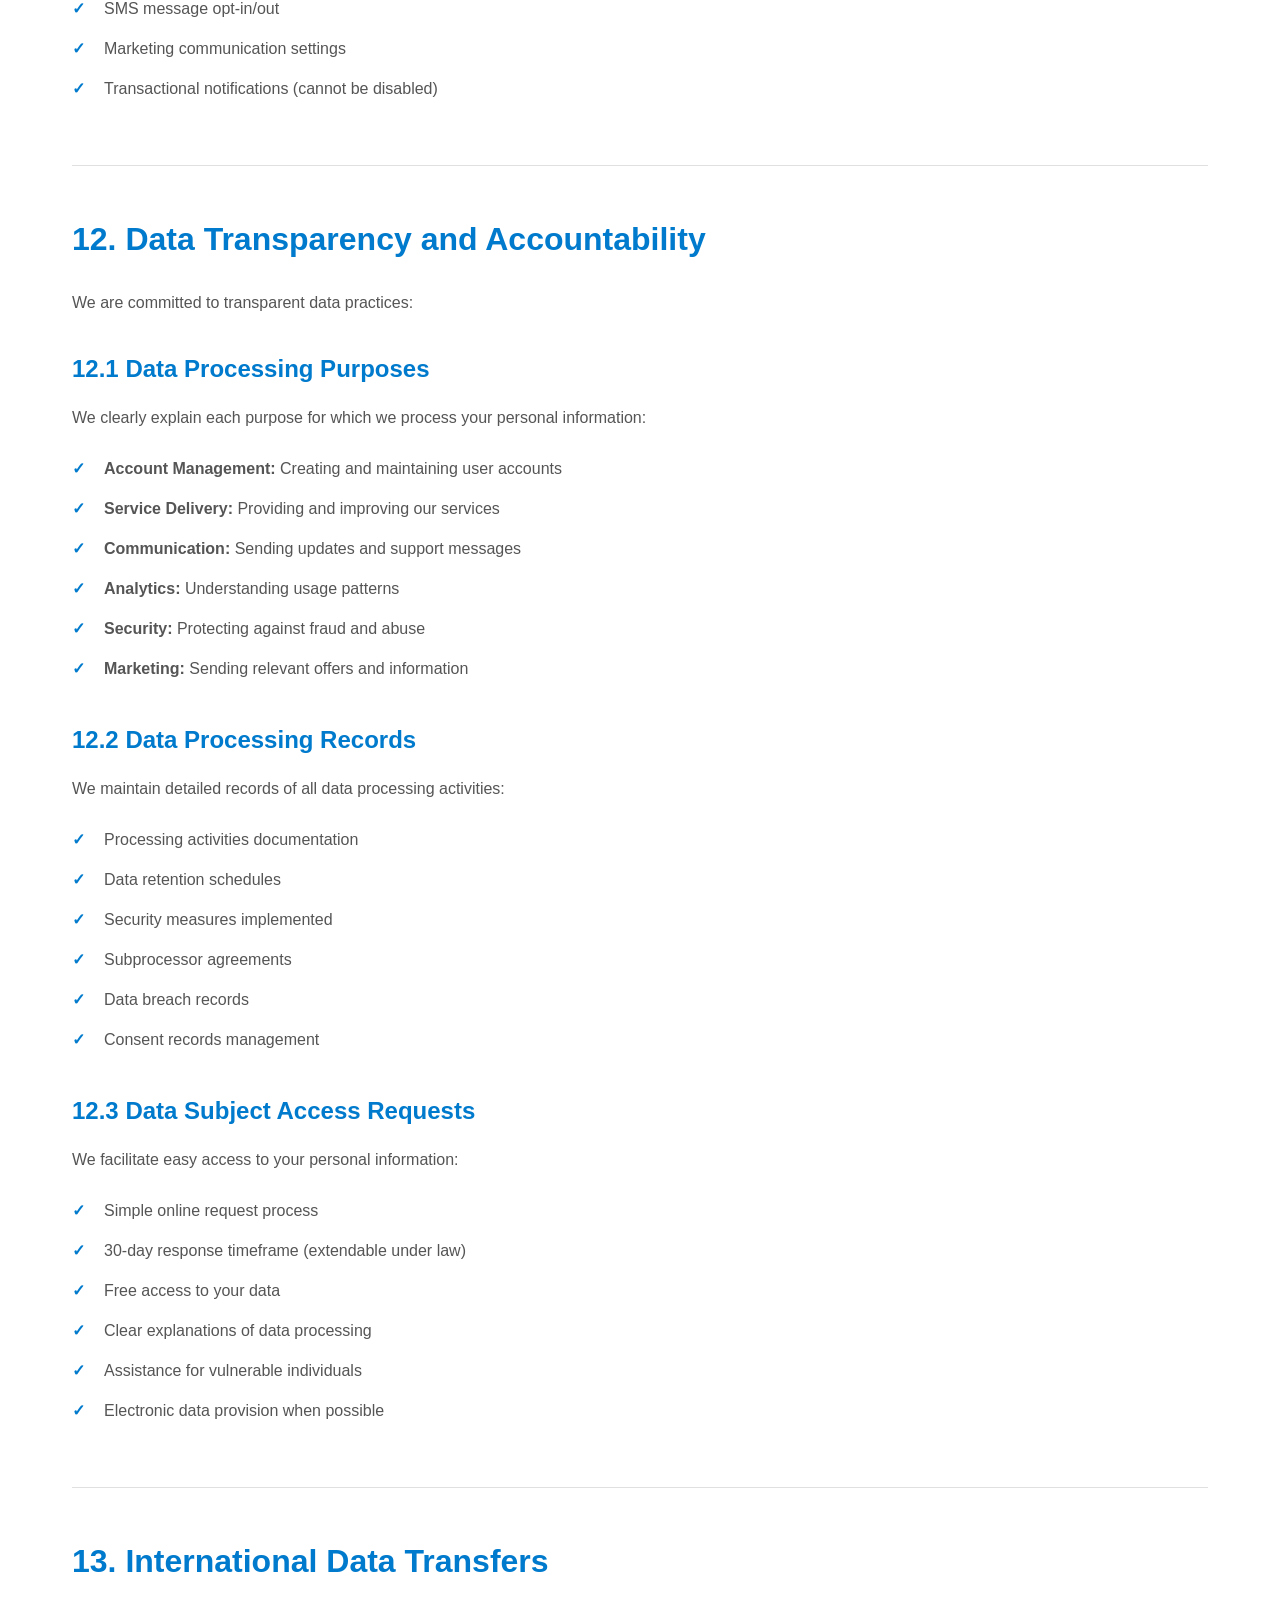
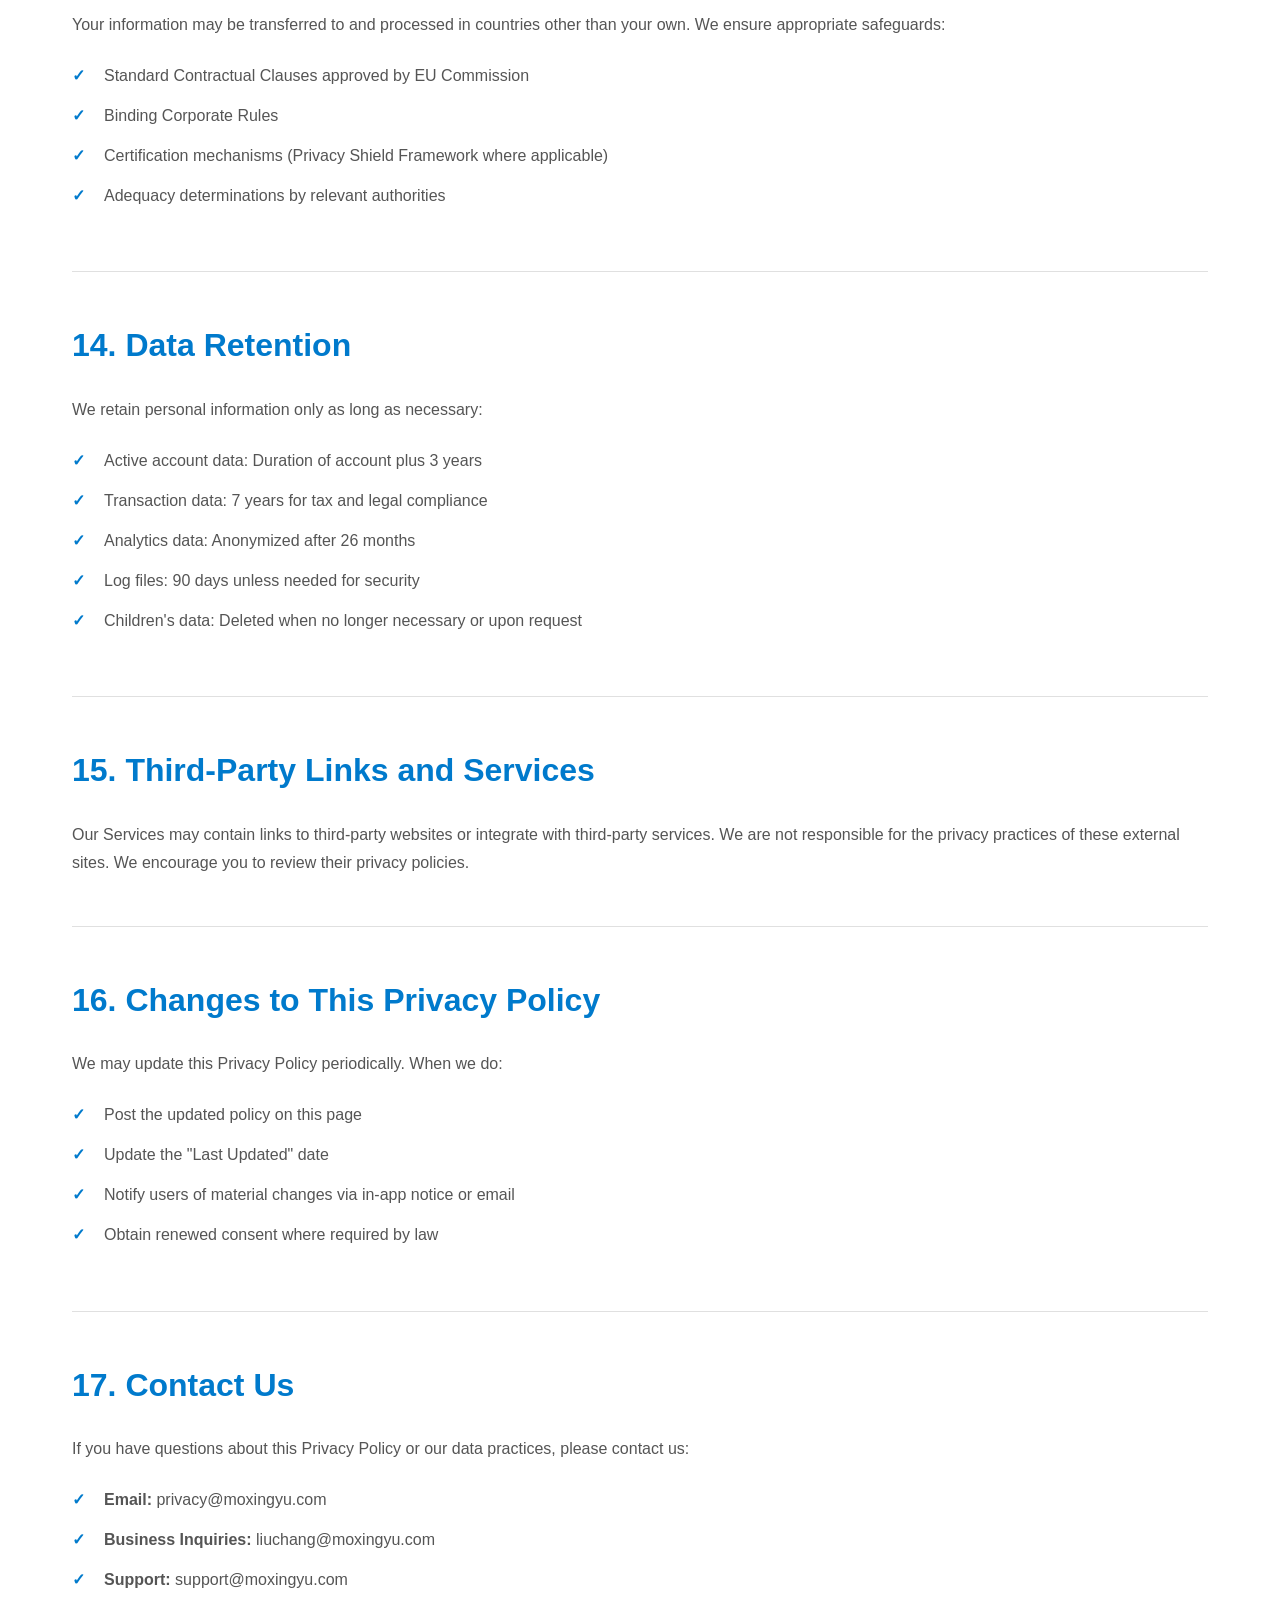
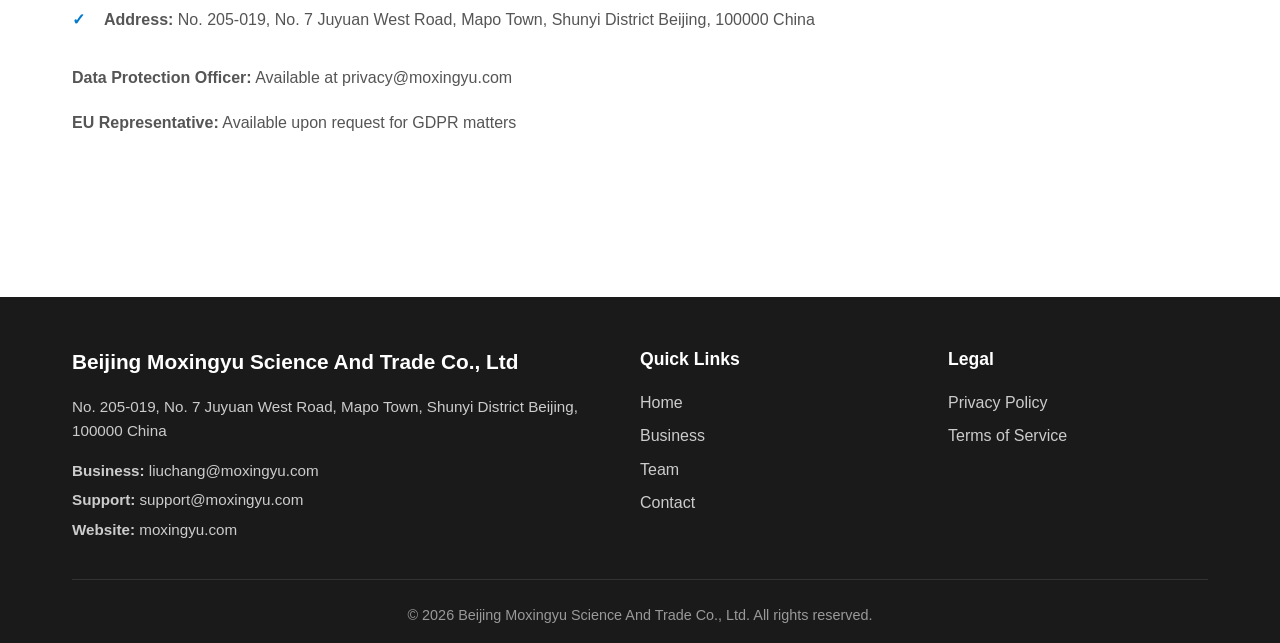
<file: privacy.html>
<!DOCTYPE html>
<html lang="en">
<head>
    <meta charset="UTF-8">
    <meta name="viewport" content="width=device-width, initial-scale=1.0">
    <title>Privacy Policy - Moxingyu | Global Privacy Compliance</title>
    <meta name="description" content="Comprehensive privacy policy covering GDPR, CCPA, global privacy regulations, developer policies, Google Play, App Store compliance, and age management for mobile apps and games.">
    <meta name="keywords" content="privacy policy, GDPR, CCPA, data protection, Google Play policy, App Store guidelines, COPPA, age verification, mobile app privacy, data security">
    <meta name="author" content="Beijing Moxingyu Science And Trade Co., Ltd">
    <meta name="robots" content="index, follow">
    <link rel="canonical" href="https://moxingyu.com/privacy.html">
    <link rel="stylesheet" href="css/styles.css">
</head>
<body>
    <header>
        <nav>
            <div class="logo">
                <img src="svg/logo.svg" alt="Moxingyu Logo">
            </div>
            <ul class="nav-links">
                <li><a href="index.html">Home</a></li>
                <li><a href="business.html">Business</a></li>
                <li><a href="team.html">Team</a></li>
                <li><a href="contact.html">Contact</a></li>
            </ul>
            <div class="mobile-menu-btn">
                <span></span>
                <span></span>
                <span></span>
            </div>
        </nav>
    </header>

    <main>
        <!-- Page Header -->
        <section class="page-header">
            <div class="container">
                <h1>Privacy Policy</h1>
                <p>Last Updated: January 2024</p>
                <p class="intro-text">Your privacy is important to us. This policy outlines how Beijing Moxingyu Science And Trade Co., Ltd collects, uses, and protects your personal information.</p>
            </div>
        </section>

        <!-- Policy Content -->
        <section class="policy-content">
            <div class="container">
                
                <!-- Introduction -->
                <div class="policy-section">
                    <h2>1. Introduction</h2>
                    <p>Beijing Moxingyu Science And Trade Co., Ltd ("we," "our," or "us") is committed to protecting your privacy. This Privacy Policy explains how we collect, use, disclose, and safeguard your information when you use our mobile applications, games, and related services (collectively, the "Services").</p>
                    <p>We operate globally and comply with applicable privacy laws and regulations in all jurisdictions where we do business, including but not limited to:</p>
                    <ul>
                        <li>General Data Protection Regulation (GDPR) - European Union</li>
                        <li>California Consumer Privacy Act (CCPA) - United States</li>
                        <li>Personal Information Protection Law (PIPL) - China</li>
                        <li>Children's Online Privacy Protection Act (COPPA) - United States</li>
                        <li>Age-Appropriate Design Code - United Kingdom</li>
                        <li>Other regional privacy regulations</li>
                    </ul>
                </div>

                <!-- Information Collection -->
                <div class="policy-section">
                    <h2>2. Information We Collect</h2>
                    
                    <h3>2.1 Personal Information</h3>
                    <p>We may collect personal information that you voluntarily provide to us:</p>
                    <ul>
                        <li><strong>Account Information:</strong> Name, email address, username, password</li>
                        <li><strong>Profile Information:</strong> Profile picture, bio, preferences</li>
                        <li><strong>Contact Information:</strong> Phone number, mailing address</li>
                        <li><strong>Payment Information:</strong> Credit card details, billing information (processed securely through third-party payment processors)</li>
                        <li><strong>Communications:</strong> Messages you send to us through customer support</li>
                    </ul>

                    <h3>2.2 Automatically Collected Information</h3>
                    <p>When you use our Services, we automatically collect certain information:</p>
                    <ul>
                        <li><strong>Device Information:</strong> Device model, operating system, unique device identifiers</li>
                        <li><strong>Usage Data:</strong> Features used, time spent, actions taken within apps</li>
                        <li><strong>Log Information:</strong> IP address, browser type, access times, referring URLs</li>
                        <li><strong>Location Data:</strong> General geographic location (with your consent)</li>
                        <li><strong>Performance Data:</strong> Crash reports, error logs, performance metrics</li>
                    </ul>

                    <h3>2.3 Information from Third Parties</h3>
                    <p>We may receive information about you from third-party sources:</p>
                    <ul>
                        <li>Social media platforms (when you connect your account)</li>
                        <li>Analytics providers (Google Analytics, Firebase, AppsFlyer)</li>
                        <li>Advertising networks (Google AdMob, Unity Ads, IronSource)</li>
                        <li>Payment processors (Apple Pay, Google Pay, Stripe)</li>
                        <li>App stores (Apple App Store, Google Play Store)</li>
                    </ul>
                </div>

                <!-- How We Use Information -->
                <div class="policy-section">
                    <h2>3. How We Use Your Information</h2>
                    <p>We use the collected information for the following purposes:</p>
                    <ul>
                        <li><strong>Service Delivery:</strong> To provide, maintain, and improve our Services</li>
                        <li><strong>Personalization:</strong> To customize your experience and deliver relevant content</li>
                        <li><strong>Communication:</strong> To send you updates, support messages, and promotional communications (with your consent)</li>
                        <li><strong>Analytics:</strong> To understand usage patterns and optimize performance</li>
                        <li><strong>Security:</strong> To detect and prevent fraud, abuse, and security incidents</li>
                        <li><strong>Legal Compliance:</strong> To comply with applicable laws and regulations</li>
                        <li><strong>Monetization:</strong> To display advertisements and process in-app purchases</li>
                        <li><strong>Research:</strong> To conduct research and development for new features</li>
                    </ul>
                </div>

                <!-- Data Sharing -->
                <div class="policy-section">
                    <h2>4. How We Share Your Information</h2>
                    <p>We do not sell your personal information. We may share your information in the following circumstances:</p>
                    
                    <h3>4.1 Service Providers</h3>
                    <p>We share information with trusted third-party service providers who assist us in operating our Services:</p>
                    <ul>
                        <li>Cloud hosting providers (AWS, Google Cloud, Azure)</li>
                        <li>Analytics services (Google Analytics, Mixpanel)</li>
                        <li>Customer support tools (Zendesk, Intercom)</li>
                        <li>Payment processors (Stripe, PayPal, Apple Pay, Google Pay)</li>
                        <li>Email delivery services (SendGrid, Mailgun)</li>
                    </ul>

                    <h3>4.2 Advertising Partners</h3>
                    <p>We work with advertising networks to display relevant ads:</p>
                    <ul>
                        <li>Google AdMob</li>
                        <li>Unity Ads</li>
                        <li>IronSource</li>
                        <li>Facebook Audience Network</li>
                        <li>Other programmatic ad platforms</li>
                    </ul>

                    <h3>4.3 Legal Requirements</h3>
                    <p>We may disclose information if required by law or in response to valid requests by public authorities:</p>
                    <ul>
                        <li>Compliance with legal obligations</li>
                        <li>Protection of our rights and property</li>
                        <li>Prevention of wrongdoing</li>
                        <li>Protection of user safety</li>
                    </ul>

                    <h3>4.4 Business Transfers</h3>
                    <p>In connection with any merger, sale of company assets, financing, or acquisition of all or a portion of our business by another company, user information may be transferred as part of the transaction.</p>
                </div>

                <!-- Developer Policy Compliance -->
                <div class="policy-section">
                    <h2>5. Developer Policy Compliance</h2>
                    
                    <h3>5.1 Google Play Developer Policy</h3>
                    <p>We strictly adhere to Google Play Developer Program Policies:</p>
                    <ul>
                        <li><strong>Data Safety:</strong> Transparent disclosure of data collection practices</li>
                        <li><strong>User Data:</strong> Limited collection and use of personal information</li>
                        <li><strong>Device and Network Abuse:</strong> No malicious or harmful behavior</li>
                        <li><strong>Intellectual Property:</strong> Respect for third-party rights</li>
                        <li><strong>Content:</strong> Appropriate and compliant app content</li>
                        <li><strong>Monetization:</strong> Clear and honest advertising and in-app purchases</li>
                        <li><strong>Ads:</strong> Compliant ad implementation and user experience</li>
                    </ul>

                    <h3>5.2 Apple App Store Review Guidelines</h3>
                    <p>We comply with Apple's comprehensive review guidelines:</p>
                    <ul>
                        <li><strong>Safety:</strong> No harmful or offensive content</li>
                        <li><strong>Performance:</strong> Complete and functional apps</li>
                        <li><strong>Business:</strong> Clear pricing and subscription terms</li>
                        <li><strong>Design:</strong> High-quality user experience</li>
                        <li><strong>Legal:</strong> Compliance with applicable laws</li>
                        <li><strong>Privacy:</strong> Strong privacy protections and data handling</li>
                    </ul>

                    <h3>5.3 Platform-Specific Requirements</h3>
                    <p>We ensure compliance with all platform-specific requirements for:</p>
                    <ul>
                        <li>iOS App Store</li>
                        <li>Google Play Store</li>
                        <li>Huawei AppGallery</li>
                        <li>Other regional app stores</li>
                    </ul>
                </div>

                <!-- Monetization Platform Compliance -->
                <div class="policy-section">
                    <h2>6. Monetization Platform Compliance</h2>
                    
                    <h3>6.1 In-App Purchase Platforms</h3>
                    <p>We comply with all monetization platform policies:</p>
                    <ul>
                        <li><strong>Apple In-App Purchase:</strong> Full compliance with Apple IAP guidelines</li>
                        <li><strong>Google Play Billing:</strong> Adherence to Google Play billing policies</li>
                        <li><strong>Subscription Management:</strong> Clear terms, easy cancellation</li>
                        <li><strong>Refund Policies:</strong> Fair and transparent refund processes</li>
                    </ul>

                    <h3>6.2 Advertising Networks</h3>
                    <p>We partner with certified advertising networks and comply with their policies:</p>
                    <ul>
                        <li><strong>Google AdMob:</strong> AdMob program policies compliance</li>
                        <li><strong>Unity Ads:</strong> Unity Ads integration guidelines</li>
                        <li><strong>IronSource:</strong> ironSource partner guidelines</li>
                        <li><strong>Facebook Audience Network:</strong> FAN monetization policies</li>
                    </ul>

                    <h3>6.3 Analytics Platforms</h3>
                    <p>We use analytics platforms in compliance with their terms:</p>
                    <ul>
                        <li>Google Firebase</li>
                        <li>AppsFlyer</li>
                        <li>Adjust</li>
                        <li>Branch Metrics</li>
                    </ul>
                </div>

                <!-- Global Privacy Compliance -->
                <div class="policy-section">
                    <h2>7. Global Privacy Regulations Compliance</h2>
                    
                    <h3>7.1 GDPR (European Union)</h3>
                    <p>For users in the European Economic Area, we comply with GDPR requirements:</p>
                    <ul>
                        <li><strong>Lawful Basis:</strong> Process data based on consent, contract, legal obligation, or legitimate interests</li>
                        <li><strong>Data Subject Rights:</strong> Right to access, rectify, erase, restrict processing, data portability, and object</li>
                        <li><strong>Data Protection Officer:</strong> Designated DPO available at privacy@moxingyu.com</li>
                        <li><strong>Data Transfer:</strong> Standard Contractual Clauses for international transfers</li>
                        <li><strong>Breach Notification:</strong> 72-hour notification to supervisory authorities</li>
                    </ul>

                    <h3>7.2 CCPA/CPRA (California, USA)</h3>
                    <p>For California residents, we provide CCPA-mandated rights:</p>
                    <ul>
                        <li><strong>Right to Know:</strong> Categories of personal information collected</li>
                        <li><strong>Right to Delete:</strong> Request deletion of personal information</li>
                        <li><strong>Right to Opt-Out:</strong> Opt-out of sale or sharing of personal information</li>
                        <li><strong>Right to Correct:</strong> Correct inaccurate personal information</li>
                        <li><strong>Non-Discrimination:</strong> Equal service regardless of privacy choices</li>
                    </ul>

                    <h3>7.3 PIPL (China)</h3>
                    <p>For Chinese users, we comply with Personal Information Protection Law:</p>
                    <ul>
                        <li><strong>Consent:</strong> Explicit consent for data collection and processing</li>
                        <li><strong>Purpose Limitation:</strong> Data used only for specified purposes</li>
                        <li><strong>Data Localization:</strong> Storage of personal information within China</li>
                        <li><strong>Cross-Border Transfer:</strong> Security assessments for international transfers</li>
                    </ul>

                    <h3>7.4 Other Regional Regulations</h3>
                    <p>We also comply with:</p>
                    <ul>
                        <li>LGPD (Brazil)</li>
                        <li>POPIA (South Africa)</li>
                        <li>PDPA (Thailand, Singapore)</li>
                        <li>Other applicable local privacy laws</li>
                    </ul>
                </div>

                <!-- Age Management & Child Safety -->
                <div class="policy-section">
                    <h2>8. Global Age Management and Child Safety</h2>
                    
                    <h3>8.1 Age Verification</h3>
                    <p>We implement age-appropriate measures based on jurisdiction:</p>
                    <ul>
                        <li><strong>United States (COPPA):</strong> No knowing collection from children under 13 without parental consent</li>
                        <li><strong>European Union:</strong> Age gates ranging from 13-16 depending on member state</li>
                        <li><strong>United Kingdom:</strong> Age Appropriate Design Code compliance</li>
                        <li><strong>China:</strong> Real-name verification and anti-addiction systems</li>
                        <li><strong>Other Regions:</strong> Local age requirement compliance</li>
                    </ul>

                    <h3>8.2 Children's Privacy Protections</h3>
                    <p>For apps and services directed to children or where we have actual knowledge users are children:</p>
                    <ul>
                        <li><strong>Parental Consent:</strong> Verifiable parental consent before data collection</li>
                        <li><strong>Limited Collection:</strong> Only collect information necessary for activities</li>
                        <li><strong>No Behavioral Advertising:</strong> No targeted ads to children under applicable age</li>
                        <li><strong>Privacy Settings:</strong> High privacy settings by default</li>
                        <li><strong>Geolocation:</strong> Disabled by default for child users</li>
                        <li><strong>Data Retention:</strong> Limited retention periods for children's data</li>
                    </ul>

                    <h3>8.3 Age-Rating Systems</h3>
                    <p>We comply with regional age rating requirements:</p>
                    <ul>
                        <li><strong>ESRB:</strong> Entertainment Software Rating Board (North America)</li>
                        <li><strong>PEGI:</strong> Pan European Game Information (Europe)</li>
                        <li><strong>IARC:</strong> International Age Rating Coalition</li>
                        <li><strong>GRAC:</strong> Game Rating and Administration Committee (Korea)</li>
                        <li><strong>CERO:</strong> Computer Entertainment Rating Organization (Japan)</li>
                    </ul>

                    <h3>8.4 Parental Controls</h3>
                    <p>We provide tools for parents and guardians:</p>
                    <ul>
                        <li>Parental dashboard for monitoring activity</li>
                        <li>Ability to review and delete children's data</li>
                        <li>Control over in-app purchases</li>
                        <li>Screen time management features</li>
                        <li>Reporting mechanisms for concerns</li>
                    </ul>
                </div>

                <!-- Data Security -->
                <div class="policy-section">
                    <h2>9. Data Security</h2>
                    <p>We implement industry-standard security measures:</p>
                    <ul>
                        <li><strong>Encryption:</strong> SSL/TLS encryption for data transmission</li>
                        <li><strong>Storage Security:</strong> Encrypted databases and secure servers</li>
                        <li><strong>Access Controls:</strong> Role-based access and multi-factor authentication</li>
                        <li><strong>Regular Audits:</strong> Security assessments and penetration testing</li>
                        <li><strong>Employee Training:</strong> Regular privacy and security training</li>
                        <li><strong>Incident Response:</strong> Comprehensive breach response plan</li>
                    </ul>
                </div>

                <!-- Cookies and Tracking -->
                <div class="policy-section">
                    <h2>10. Cookies and Tracking Technologies</h2>
                    <p>We use cookies and similar technologies:</p>
                    <ul>
                        <li><strong>Essential Cookies:</strong> Necessary for app functionality</li>
                        <li><strong>Performance Cookies:</strong> Analyze usage and performance</li>
                        <li><strong>Functional Cookies:</strong> Remember preferences and settings</li>
                        <li><strong>Advertising Cookies:</strong> Deliver relevant advertisements</li>
                    </ul>
                    <p>You can control cookie preferences through your device settings.</p>
                </div>

                <!-- User Control Options -->
                <div class="policy-section">
                    <h2>11. User Control and Privacy Options</h2>
                    <p>We provide various options for you to control your privacy settings:</p>
                    
                    <h3>11.1 Privacy Dashboard</h3>
                    <p>Your personal privacy dashboard allows you to:</p>
                    <ul>
                        <li>View and manage your personal information</li>
                        <li>Control data sharing preferences</li>
                        <li>Manage notification settings</li>
                        <li>Review advertising preferences</li>
                        <li>Export your data</li>
                        <li>Delete your account and data</li>
                    </ul>

                    <h3>11.2 In-App Privacy Settings</h3>
                    <p>Our apps provide comprehensive privacy controls:</p>
                    <ul>
                        <li>Location services toggle with one-time or always options</li>
                        <li>Analytics collection preference</li>
                        <li>Personalized advertising opt-out</li>
                        <li>Activity status visibility control</li>
                        <li>Data usage preferences</li>
                        <li>Automated data collection settings</li>
                    </ul>

                    <h3>11.3 Communication Preferences</h3>
                    <p>Control how we communicate with you:</p>
                    <ul>
                        <li>Email newsletter subscription management</li>
                        <li>Push notification preferences</li>
                        <li>SMS message opt-in/out</li>
                        <li>Marketing communication settings</li>
                        <li>Transactional notifications (cannot be disabled)</li>
                    </ul>
                </div>

                <!-- Data Transparency -->
                <div class="policy-section">
                    <h2>12. Data Transparency and Accountability</h2>
                    <p>We are committed to transparent data practices:</p>
                    
                    <h3>12.1 Data Processing Purposes</h3>
                    <p>We clearly explain each purpose for which we process your personal information:</p>
                    <ul>
                        <li><strong>Account Management:</strong> Creating and maintaining user accounts</li>
                        <li><strong>Service Delivery:</strong> Providing and improving our services</li>
                        <li><strong>Communication:</strong> Sending updates and support messages</li>
                        <li><strong>Analytics:</strong> Understanding usage patterns</li>
                        <li><strong>Security:</strong> Protecting against fraud and abuse</li>
                        <li><strong>Marketing:</strong> Sending relevant offers and information</li>
                    </ul>

                    <h3>12.2 Data Processing Records</h3>
                    <p>We maintain detailed records of all data processing activities:</p>
                    <ul>
                        <li>Processing activities documentation</li>
                        <li>Data retention schedules</li>
                        <li>Security measures implemented</li>
                        <li>Subprocessor agreements</li>
                        <li>Data breach records</li>
                        <li>Consent records management</li>
                    </ul>

                    <h3>12.3 Data Subject Access Requests</h3>
                    <p>We facilitate easy access to your personal information:</p>
                    <ul>
                        <li>Simple online request process</li>
                        <li>30-day response timeframe (extendable under law)</li>
                        <li>Free access to your data</li>
                        <li>Clear explanations of data processing</li>
                        <li>Assistance for vulnerable individuals</li>
                        <li>Electronic data provision when possible</li>
                    </ul>
                </div>

                <!-- International Data Transfers -->
                <div class="policy-section">
                    <h2>13. International Data Transfers</h2>
                    <p>Your information may be transferred to and processed in countries other than your own. We ensure appropriate safeguards:</p>
                    <ul>
                        <li>Standard Contractual Clauses approved by EU Commission</li>
                        <li>Binding Corporate Rules</li>
                        <li>Certification mechanisms (Privacy Shield Framework where applicable)</li>
                        <li>Adequacy determinations by relevant authorities</li>
                    </ul>
                </div>

                <!-- Data Retention -->
                <div class="policy-section">
                    <h2>14. Data Retention</h2>
                    <p>We retain personal information only as long as necessary:</p>
                    <ul>
                        <li>Active account data: Duration of account plus 3 years</li>
                        <li>Transaction data: 7 years for tax and legal compliance</li>
                        <li>Analytics data: Anonymized after 26 months</li>
                        <li>Log files: 90 days unless needed for security</li>
                        <li>Children's data: Deleted when no longer necessary or upon request</li>
                    </ul>
                </div>

                <!-- Third-Party Links -->
                <div class="policy-section">
                    <h2>15. Third-Party Links and Services</h2>
                    <p>Our Services may contain links to third-party websites or integrate with third-party services. We are not responsible for the privacy practices of these external sites. We encourage you to review their privacy policies.</p>
                </div>

                <!-- Changes to Policy -->
                <div class="policy-section">
                    <h2>16. Changes to This Privacy Policy</h2>
                    <p>We may update this Privacy Policy periodically. When we do:</p>
                    <ul>
                        <li>Post the updated policy on this page</li>
                        <li>Update the "Last Updated" date</li>
                        <li>Notify users of material changes via in-app notice or email</li>
                        <li>Obtain renewed consent where required by law</li>
                    </ul>
                </div>

                <!-- Contact Information -->
                <div class="policy-section">
                    <h2>17. Contact Us</h2>
                    <p>If you have questions about this Privacy Policy or our data practices, please contact us:</p>
                    <ul>
                        <li><strong>Email:</strong> privacy@moxingyu.com</li>
                        <li><strong>Business Inquiries:</strong> liuchang@moxingyu.com</li>
                        <li><strong>Support:</strong> support@moxingyu.com</li>
                        <li><strong>Address:</strong> No. 205-019, No. 7 Juyuan West Road, Mapo Town, Shunyi District Beijing, 100000 China</li>
                    </ul>
                    
                    <p><strong>Data Protection Officer:</strong> Available at privacy@moxingyu.com</p>
                    <p><strong>EU Representative:</strong> Available upon request for GDPR matters</p>
                </div>

            </div>
        </section>
    </main>

    <footer>
        <div class="container">
            <div class="footer-content">
                <div class="footer-company">
                    <h3>Beijing Moxingyu Science And Trade Co., Ltd</h3>
                    <p>No. 205-019, No. 7 Juyuan West Road, Mapo Town, Shunyi District Beijing, 100000 China</p>
                    <div class="footer-contact">
                        <p><strong>Business:</strong> liuchang@moxingyu.com</p>
                        <p><strong>Support:</strong> support@moxingyu.com</p>
                        <p><strong>Website:</strong> moxingyu.com</p>
                    </div>
                </div>
                <div class="footer-links">
                    <h4>Quick Links</h4>
                    <ul>
                        <li><a href="index.html">Home</a></li>
                        <li><a href="business.html">Business</a></li>
                        <li><a href="team.html">Team</a></li>
                        <li><a href="contact.html">Contact</a></li>
                    </ul>
                </div>
                <div class="footer-legal">
                    <h4>Legal</h4>
                    <ul>
                        <li><a href="privacy.html">Privacy Policy</a></li>
                        <li><a href="terms.html">Terms of Service</a></li>
                    </ul>
                </div>
            </div>
            <div class="footer-bottom">
                <p>&copy; 2024 Beijing Moxingyu Science And Trade Co., Ltd. All rights reserved.</p>
            </div>
        </div>
    </footer>

    <script src="js/script.js"></script>
</body>
</html>
</file>
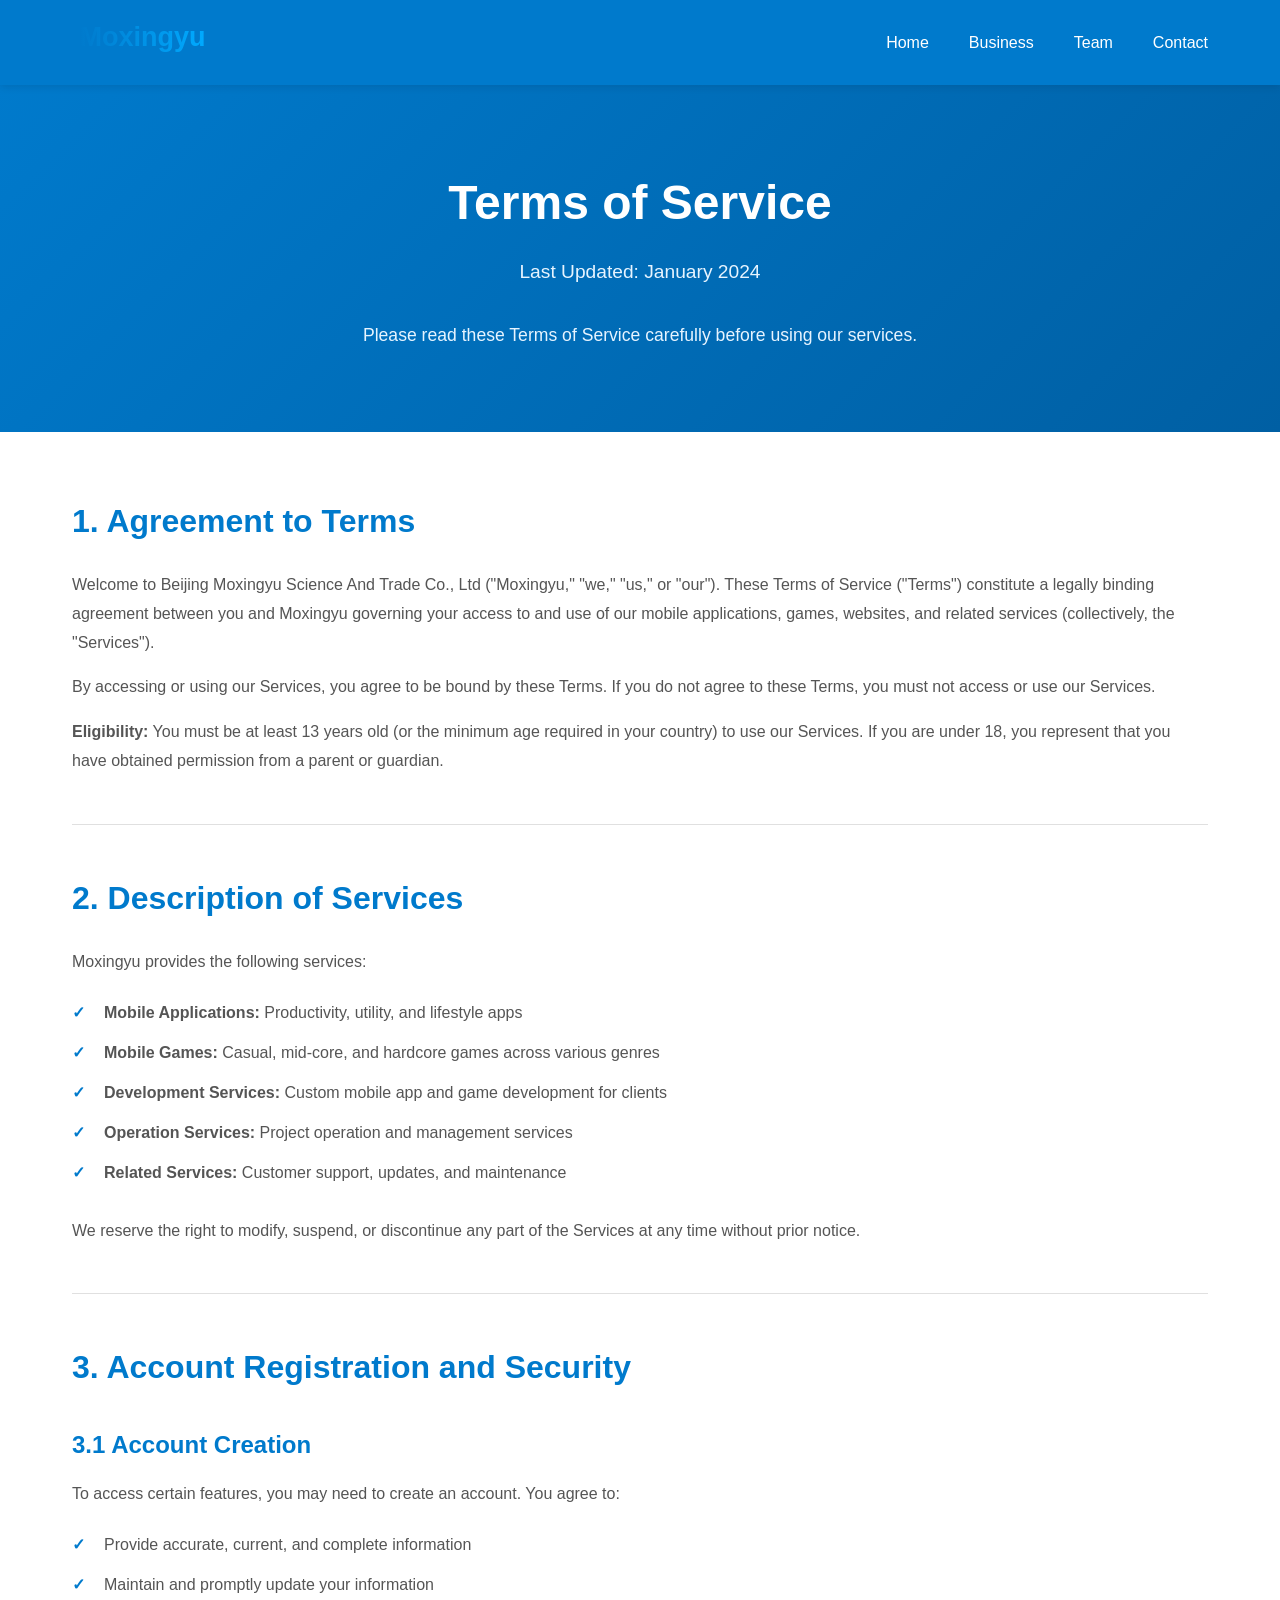
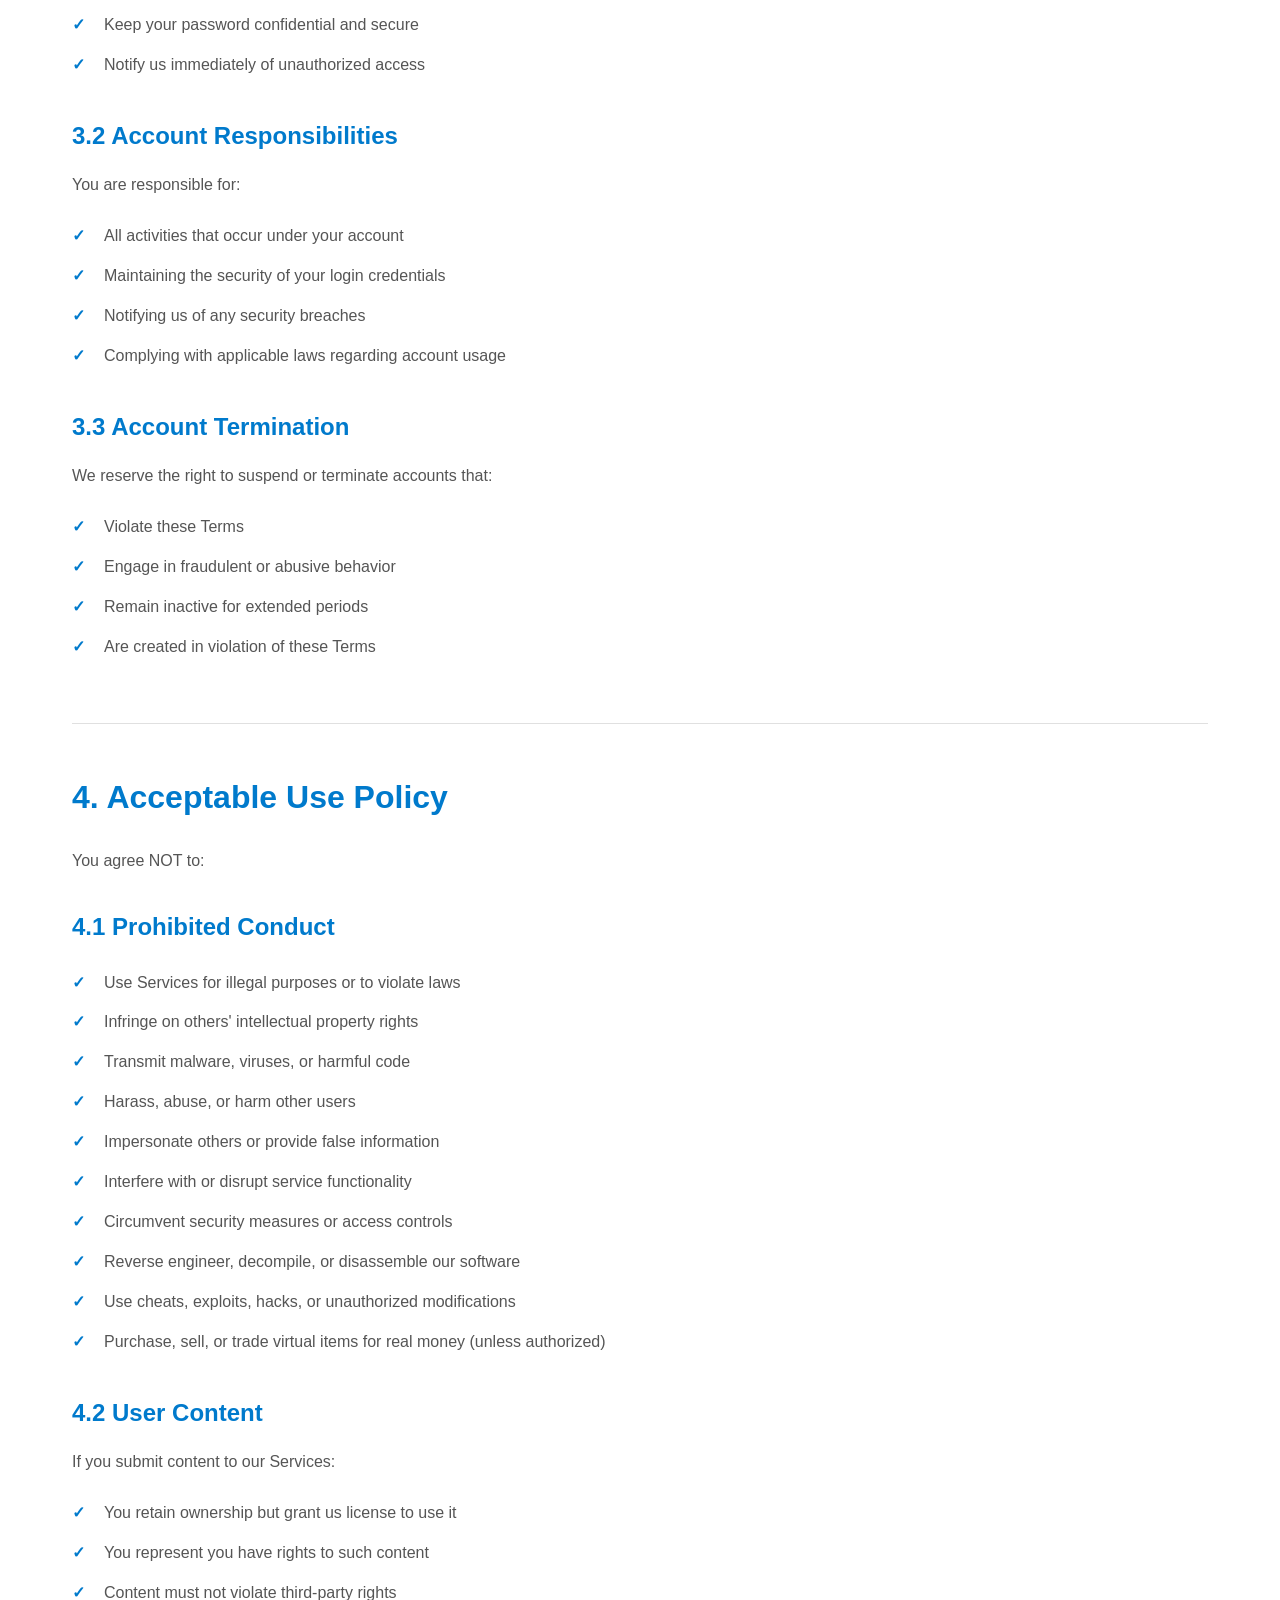
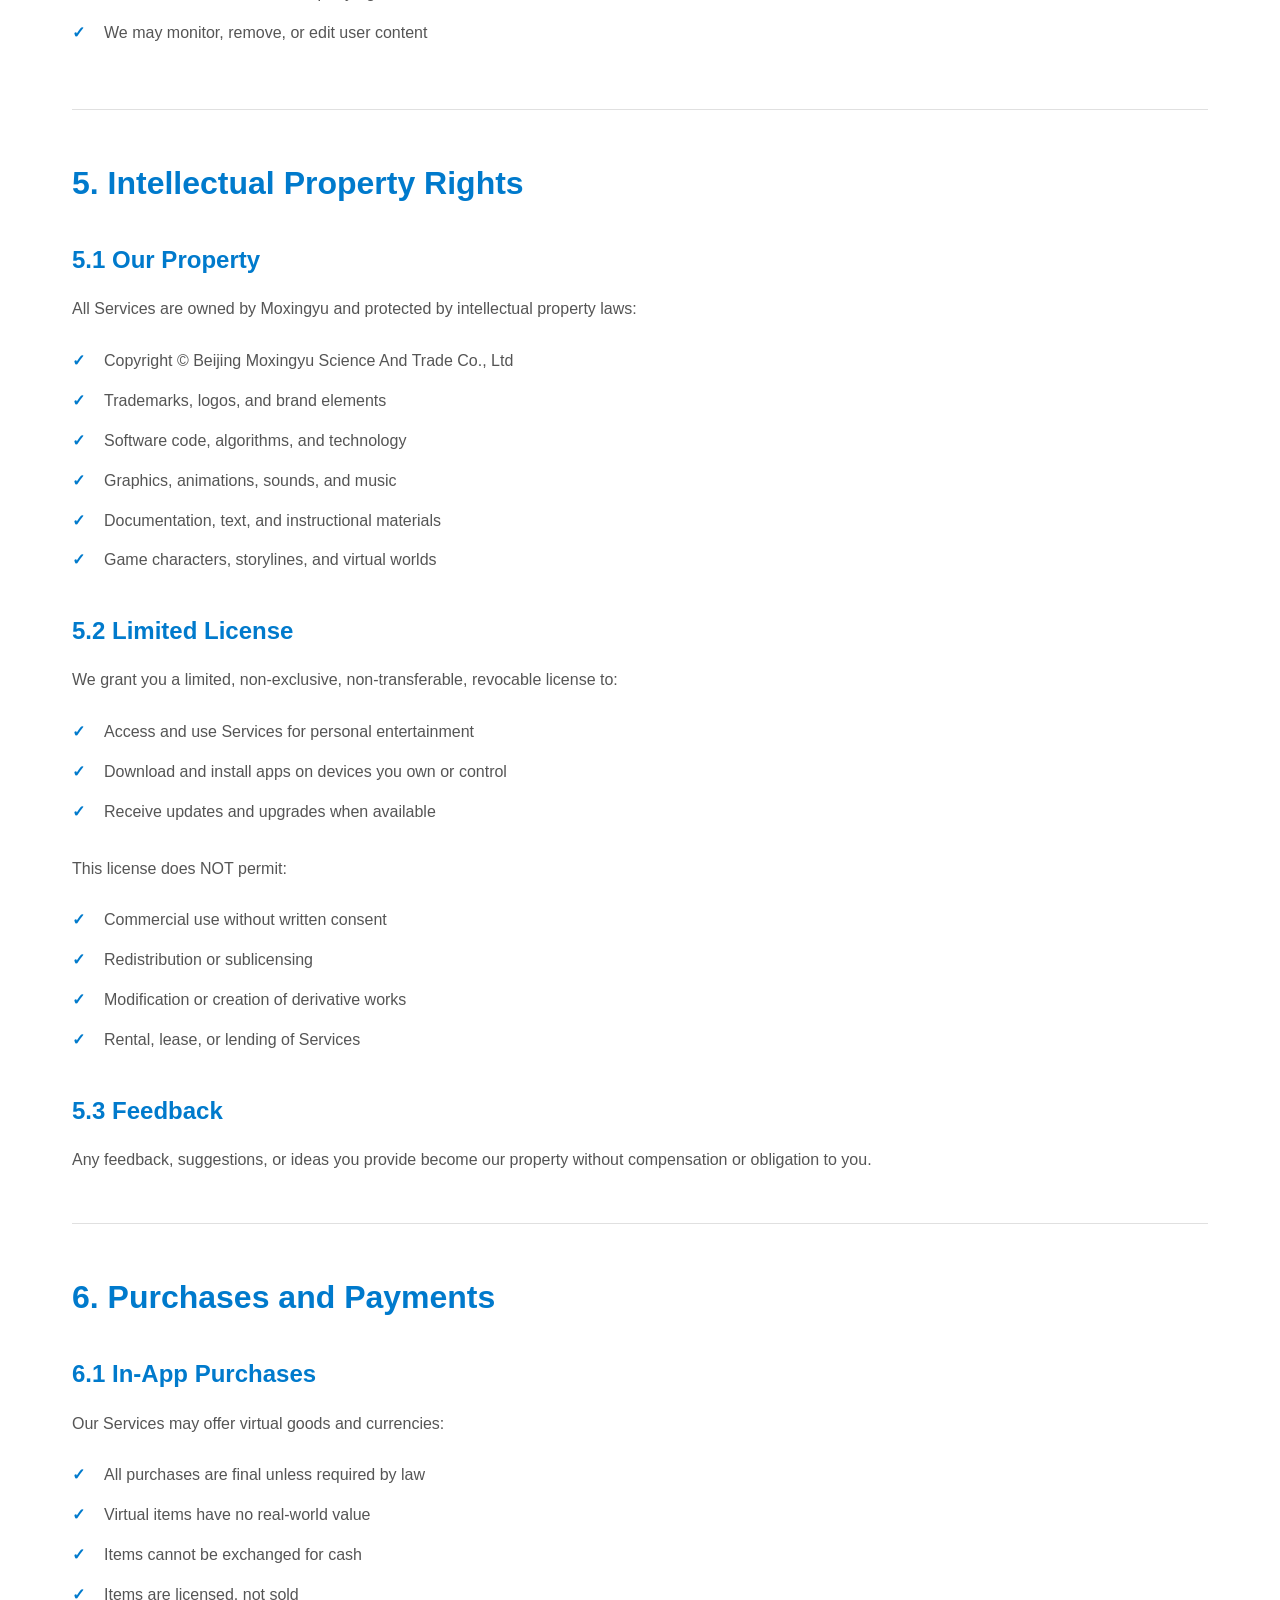
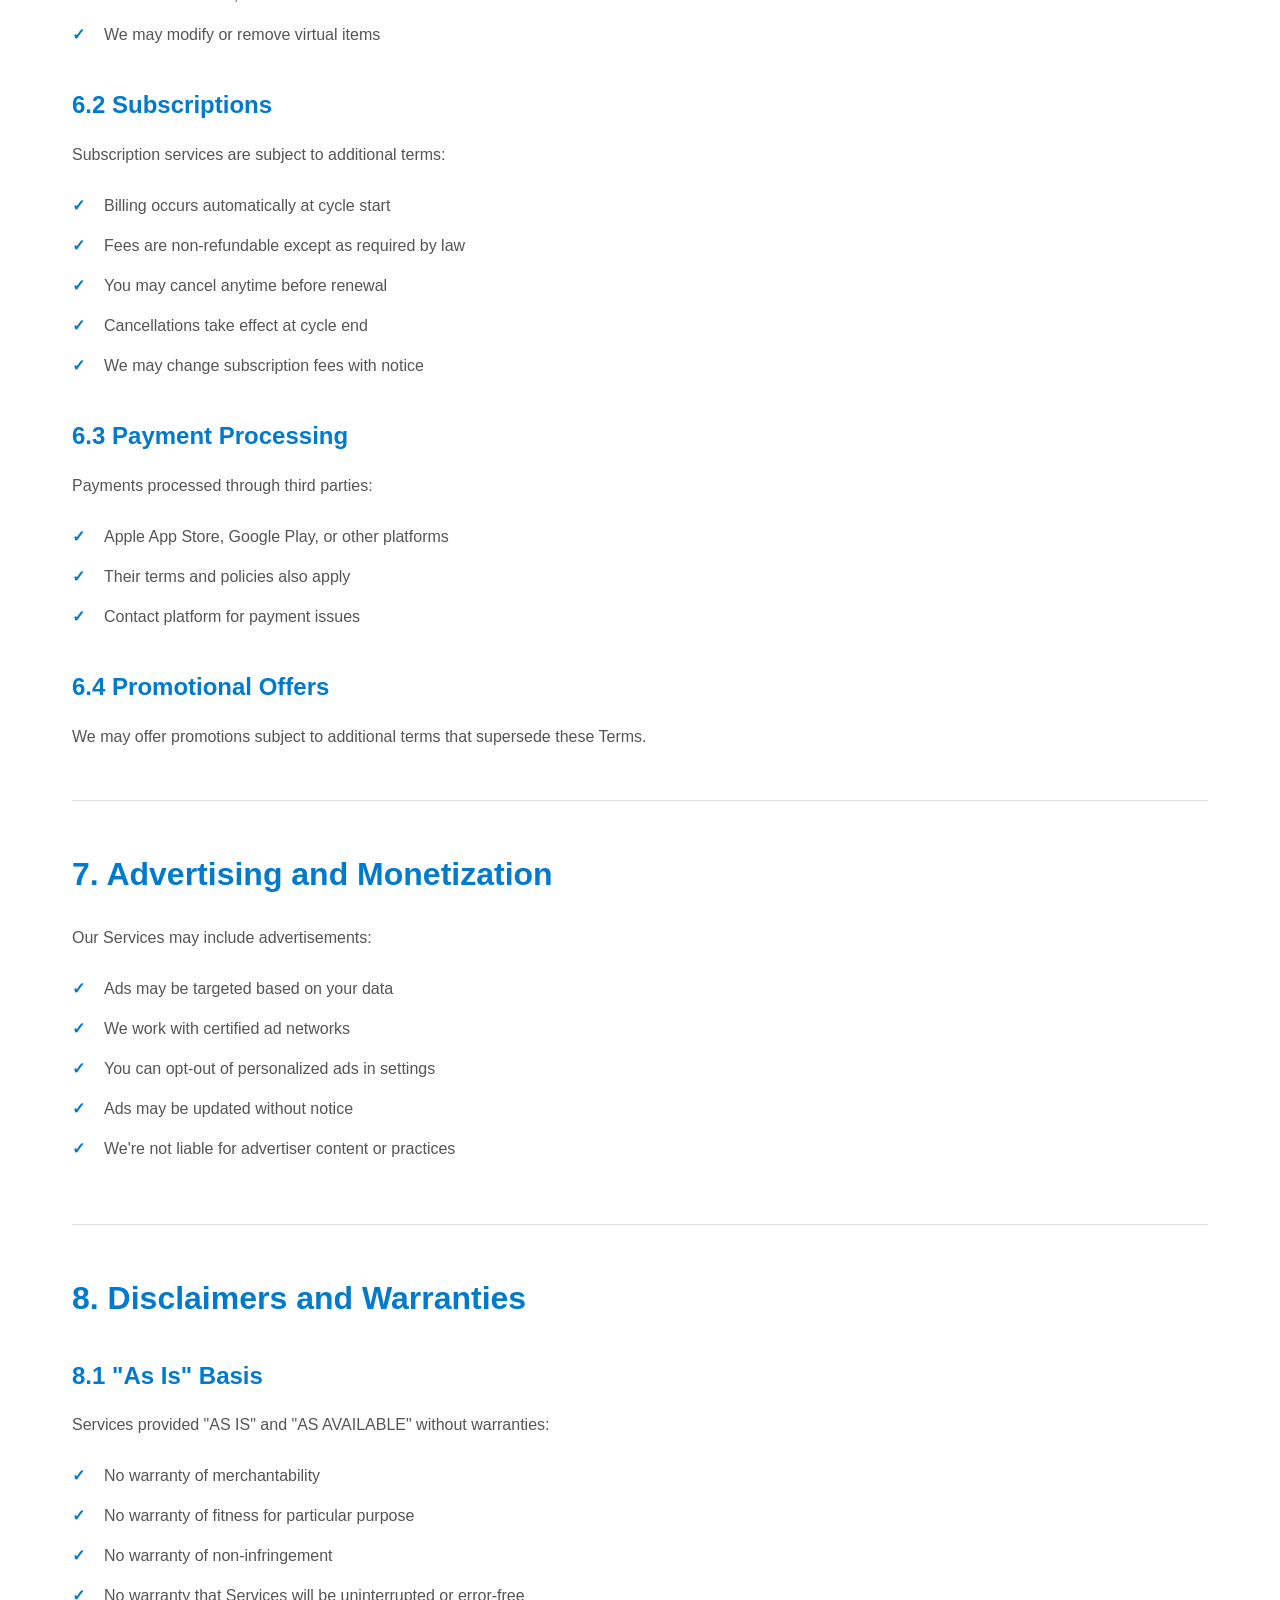
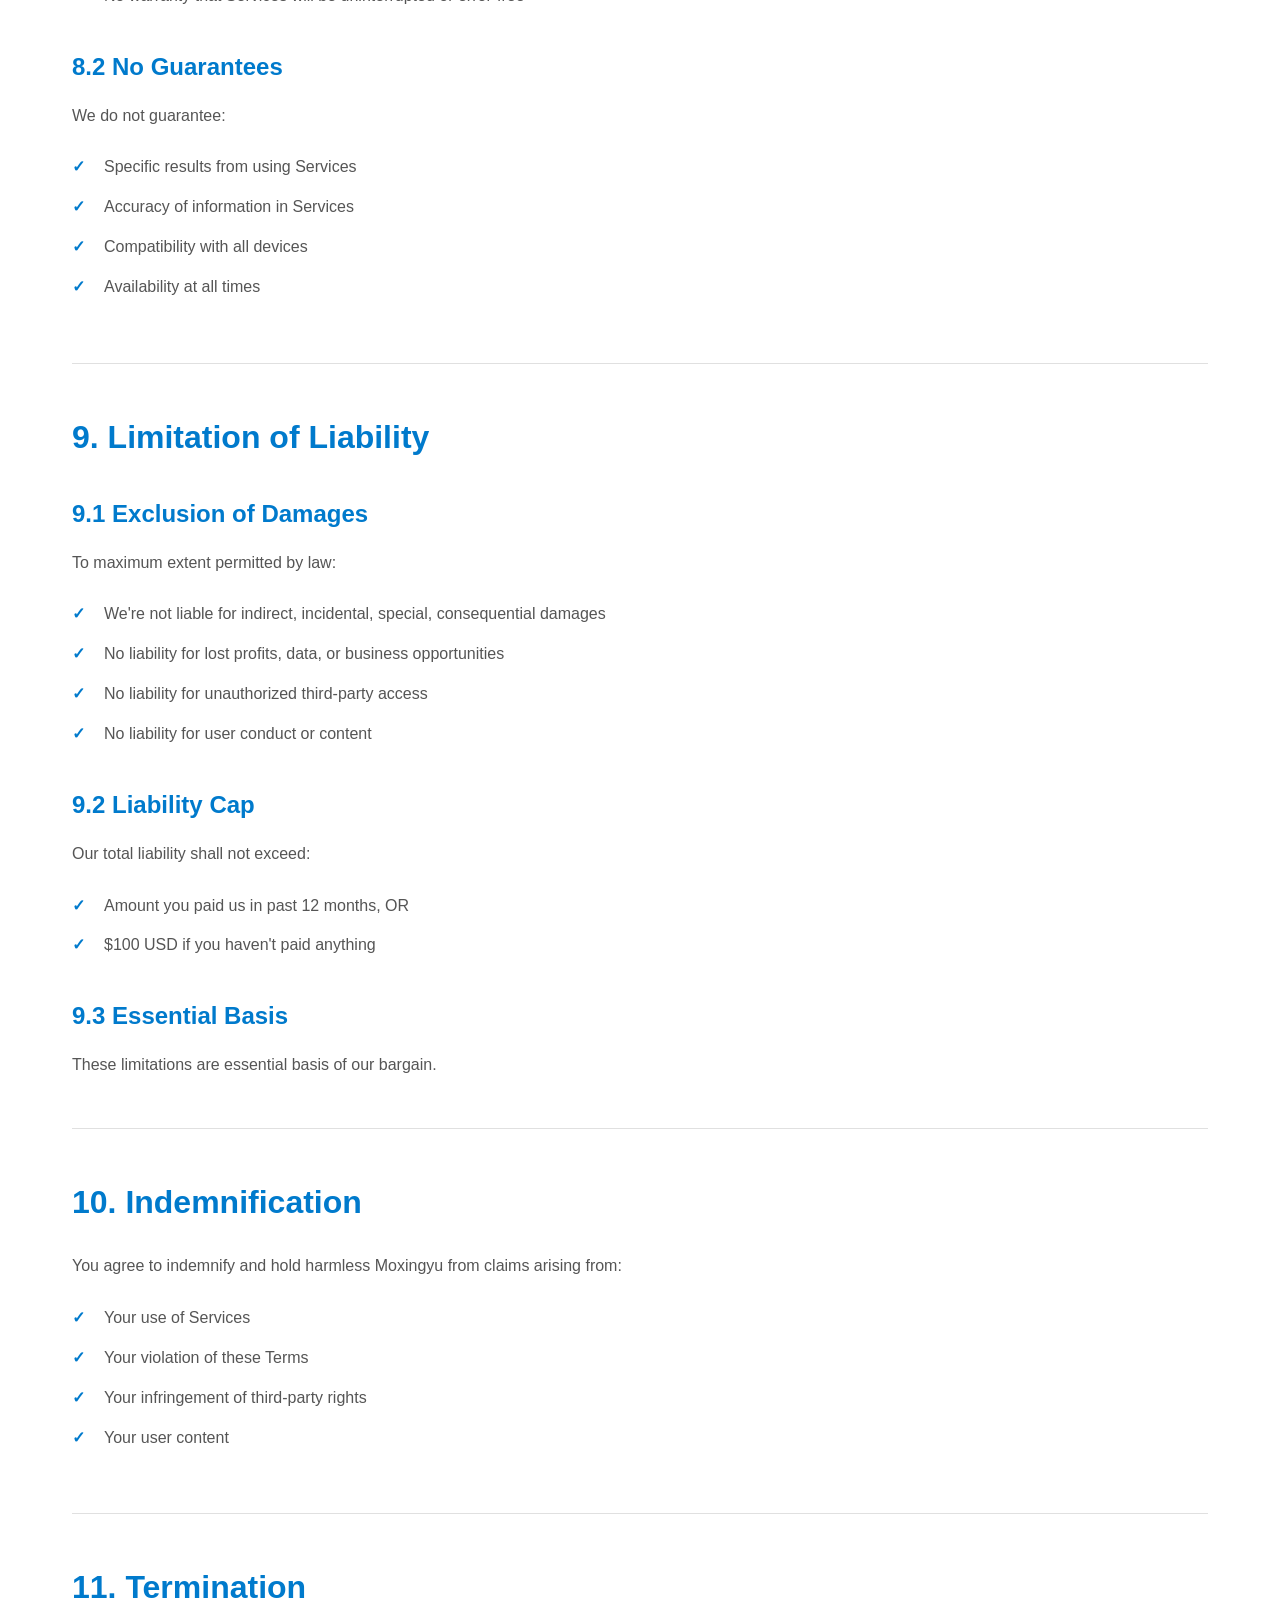
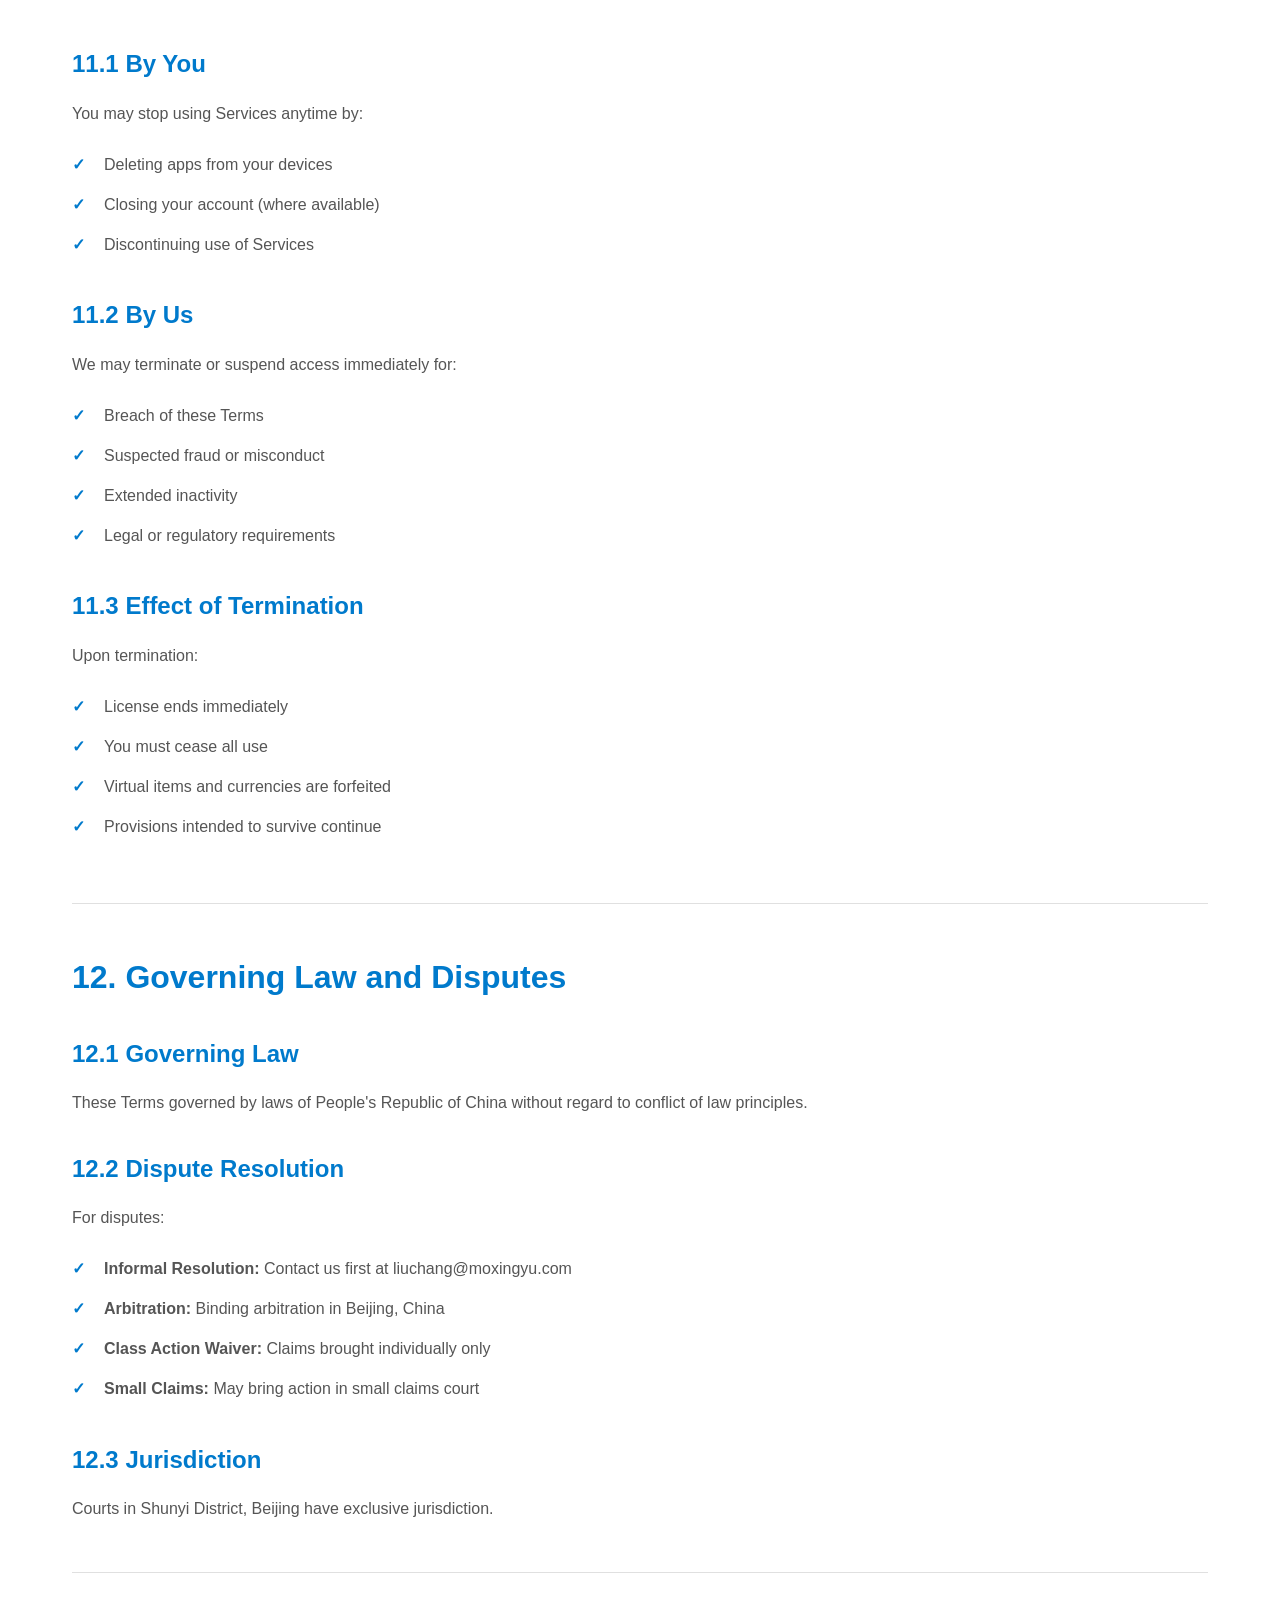
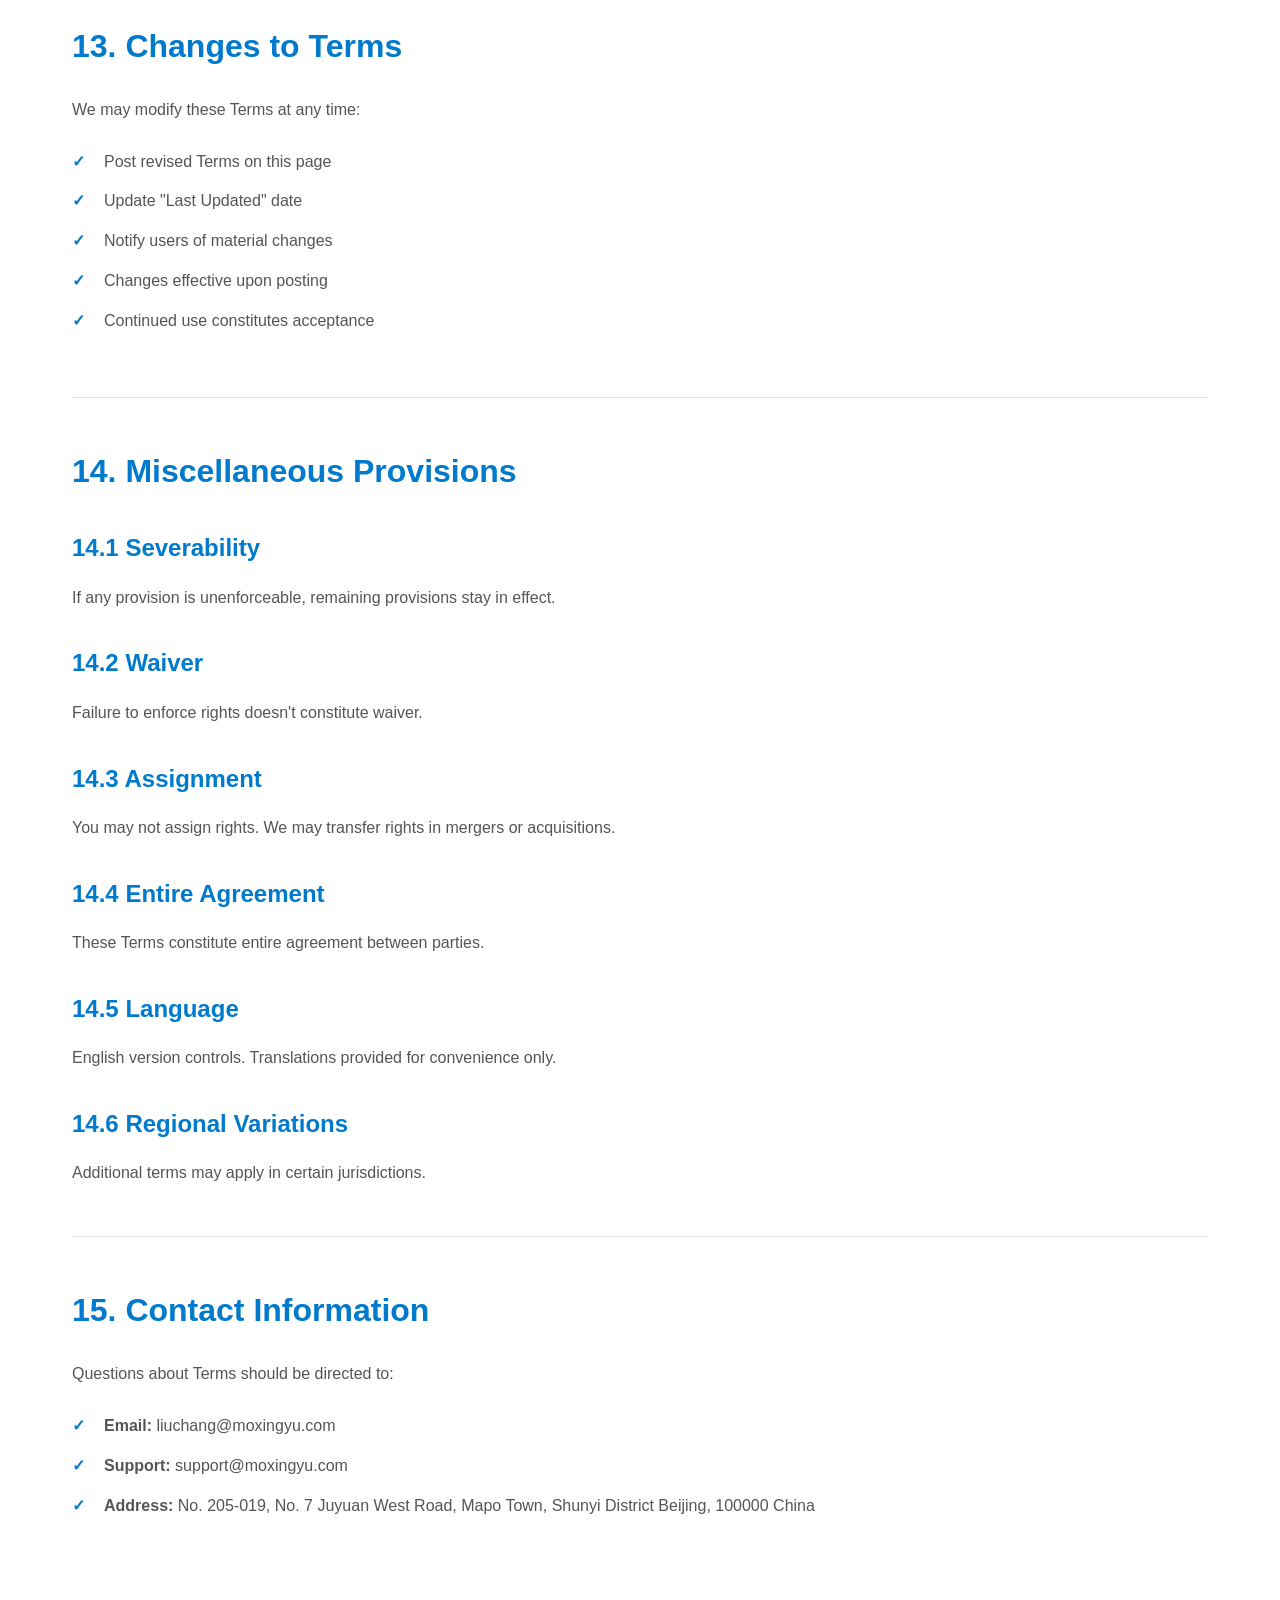
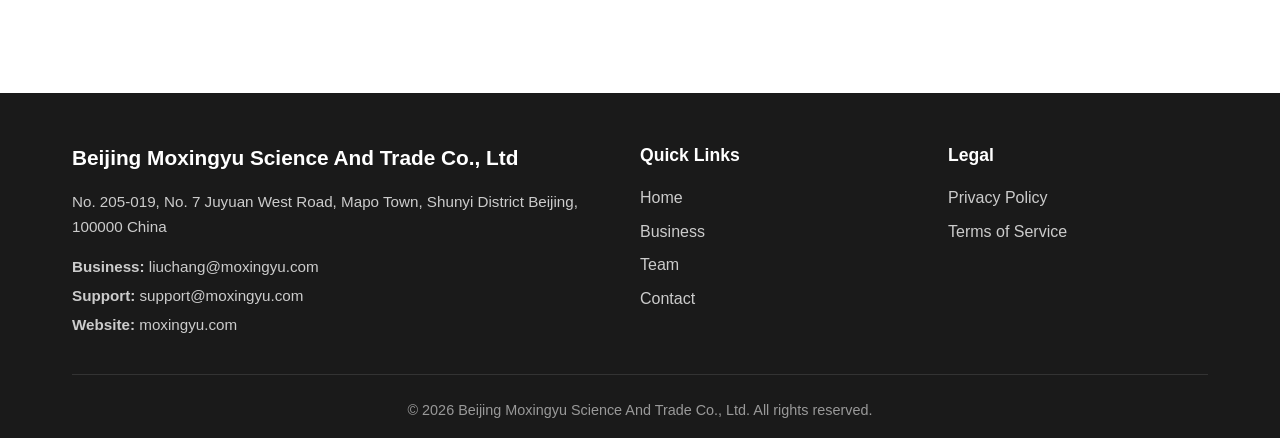
<file: terms.html>
<!DOCTYPE html>
<html lang="en">
<head>
    <meta charset="UTF-8">
    <meta name="viewport" content="width=device-width, initial-scale=1.0">
    <title>Terms of Service - Moxingyu | User Agreement</title>
    <meta name="description" content="Terms of Service for Beijing Moxingyu Science And Trade Co., Ltd covering user agreement, service usage, intellectual property, disclaimers, and liability limitations.">
    <meta name="keywords" content="terms of service, user agreement, terms and conditions, mobile app terms, game terms, service agreement, legal terms">
    <meta name="author" content="Beijing Moxingyu Science And Trade Co., Ltd">
    <meta name="robots" content="index, follow">
    <link rel="canonical" href="https://moxingyu.com/terms.html">
    <link rel="stylesheet" href="css/styles.css">
</head>
<body>
    <header>
        <nav>
            <div class="logo">
                <img src="svg/logo.svg" alt="Moxingyu Logo">
            </div>
            <ul class="nav-links">
                <li><a href="index.html">Home</a></li>
                <li><a href="business.html">Business</a></li>
                <li><a href="team.html">Team</a></li>
                <li><a href="contact.html">Contact</a></li>
            </ul>
            <div class="mobile-menu-btn">
                <span></span>
                <span></span>
                <span></span>
            </div>
        </nav>
    </header>

    <main>
        <!-- Page Header -->
        <section class="page-header">
            <div class="container">
                <h1>Terms of Service</h1>
                <p>Last Updated: January 2024</p>
                <p class="intro-text">Please read these Terms of Service carefully before using our services.</p>
            </div>
        </section>

        <!-- Terms Content -->
        <section class="policy-content">
            <div class="container">
                
                <!-- Introduction -->
                <div class="policy-section">
                    <h2>1. Agreement to Terms</h2>
                    <p>Welcome to Beijing Moxingyu Science And Trade Co., Ltd ("Moxingyu," "we," "us," or "our"). These Terms of Service ("Terms") constitute a legally binding agreement between you and Moxingyu governing your access to and use of our mobile applications, games, websites, and related services (collectively, the "Services").</p>
                    <p>By accessing or using our Services, you agree to be bound by these Terms. If you do not agree to these Terms, you must not access or use our Services.</p>
                    <p><strong>Eligibility:</strong> You must be at least 13 years old (or the minimum age required in your country) to use our Services. If you are under 18, you represent that you have obtained permission from a parent or guardian.</p>
                </div>

                <!-- Description of Services -->
                <div class="policy-section">
                    <h2>2. Description of Services</h2>
                    <p>Moxingyu provides the following services:</p>
                    <ul>
                        <li><strong>Mobile Applications:</strong> Productivity, utility, and lifestyle apps</li>
                        <li><strong>Mobile Games:</strong> Casual, mid-core, and hardcore games across various genres</li>
                        <li><strong>Development Services:</strong> Custom mobile app and game development for clients</li>
                        <li><strong>Operation Services:</strong> Project operation and management services</li>
                        <li><strong>Related Services:</strong> Customer support, updates, and maintenance</li>
                    </ul>
                    <p>We reserve the right to modify, suspend, or discontinue any part of the Services at any time without prior notice.</p>
                </div>

                <!-- Account Registration -->
                <div class="policy-section">
                    <h2>3. Account Registration and Security</h2>
                    
                    <h3>3.1 Account Creation</h3>
                    <p>To access certain features, you may need to create an account. You agree to:</p>
                    <ul>
                        <li>Provide accurate, current, and complete information</li>
                        <li>Maintain and promptly update your information</li>
                        <li>Keep your password confidential and secure</li>
                        <li>Notify us immediately of unauthorized access</li>
                    </ul>

                    <h3>3.2 Account Responsibilities</h3>
                    <p>You are responsible for:</p>
                    <ul>
                        <li>All activities that occur under your account</li>
                        <li>Maintaining the security of your login credentials</li>
                        <li>Notifying us of any security breaches</li>
                        <li>Complying with applicable laws regarding account usage</li>
                    </ul>

                    <h3>3.3 Account Termination</h3>
                    <p>We reserve the right to suspend or terminate accounts that:</p>
                    <ul>
                        <li>Violate these Terms</li>
                        <li>Engage in fraudulent or abusive behavior</li>
                        <li>Remain inactive for extended periods</li>
                        <li>Are created in violation of these Terms</li>
                    </ul>
                </div>

                <!-- Acceptable Use -->
                <div class="policy-section">
                    <h2>4. Acceptable Use Policy</h2>
                    <p>You agree NOT to:</p>
                    
                    <h3>4.1 Prohibited Conduct</h3>
                    <ul>
                        <li>Use Services for illegal purposes or to violate laws</li>
                        <li>Infringe on others' intellectual property rights</li>
                        <li>Transmit malware, viruses, or harmful code</li>
                        <li>Harass, abuse, or harm other users</li>
                        <li>Impersonate others or provide false information</li>
                        <li>Interfere with or disrupt service functionality</li>
                        <li>Circumvent security measures or access controls</li>
                        <li>Reverse engineer, decompile, or disassemble our software</li>
                        <li>Use cheats, exploits, hacks, or unauthorized modifications</li>
                        <li>Purchase, sell, or trade virtual items for real money (unless authorized)</li>
                    </ul>

                    <h3>4.2 User Content</h3>
                    <p>If you submit content to our Services:</p>
                    <ul>
                        <li>You retain ownership but grant us license to use it</li>
                        <li>You represent you have rights to such content</li>
                        <li>Content must not violate third-party rights</li>
                        <li>We may monitor, remove, or edit user content</li>
                    </ul>
                </div>

                <!-- Intellectual Property -->
                <div class="policy-section">
                    <h2>5. Intellectual Property Rights</h2>
                    
                    <h3>5.1 Our Property</h3>
                    <p>All Services are owned by Moxingyu and protected by intellectual property laws:</p>
                    <ul>
                        <li>Copyright © Beijing Moxingyu Science And Trade Co., Ltd</li>
                        <li>Trademarks, logos, and brand elements</li>
                        <li>Software code, algorithms, and technology</li>
                        <li>Graphics, animations, sounds, and music</li>
                        <li>Documentation, text, and instructional materials</li>
                        <li>Game characters, storylines, and virtual worlds</li>
                    </ul>

                    <h3>5.2 Limited License</h3>
                    <p>We grant you a limited, non-exclusive, non-transferable, revocable license to:</p>
                    <ul>
                        <li>Access and use Services for personal entertainment</li>
                        <li>Download and install apps on devices you own or control</li>
                        <li>Receive updates and upgrades when available</li>
                    </ul>
                    <p>This license does NOT permit:</p>
                    <ul>
                        <li>Commercial use without written consent</li>
                        <li>Redistribution or sublicensing</li>
                        <li>Modification or creation of derivative works</li>
                        <li>Rental, lease, or lending of Services</li>
                    </ul>

                    <h3>5.3 Feedback</h3>
                    <p>Any feedback, suggestions, or ideas you provide become our property without compensation or obligation to you.</p>
                </div>

                <!-- Purchases and Payments -->
                <div class="policy-section">
                    <h2>6. Purchases and Payments</h2>
                    
                    <h3>6.1 In-App Purchases</h3>
                    <p>Our Services may offer virtual goods and currencies:</p>
                    <ul>
                        <li>All purchases are final unless required by law</li>
                        <li>Virtual items have no real-world value</li>
                        <li>Items cannot be exchanged for cash</li>
                        <li>Items are licensed, not sold</li>
                        <li>We may modify or remove virtual items</li>
                    </ul>

                    <h3>6.2 Subscriptions</h3>
                    <p>Subscription services are subject to additional terms:</p>
                    <ul>
                        <li>Billing occurs automatically at cycle start</li>
                        <li>Fees are non-refundable except as required by law</li>
                        <li>You may cancel anytime before renewal</li>
                        <li>Cancellations take effect at cycle end</li>
                        <li>We may change subscription fees with notice</li>
                    </ul>

                    <h3>6.3 Payment Processing</h3>
                    <p>Payments processed through third parties:</p>
                    <ul>
                        <li>Apple App Store, Google Play, or other platforms</li>
                        <li>Their terms and policies also apply</li>
                        <li>Contact platform for payment issues</li>
                    </ul>

                    <h3>6.4 Promotional Offers</h3>
                    <p>We may offer promotions subject to additional terms that supersede these Terms.</p>
                </div>

                <!-- Advertising -->
                <div class="policy-section">
                    <h2>7. Advertising and Monetization</h2>
                    <p>Our Services may include advertisements:</p>
                    <ul>
                        <li>Ads may be targeted based on your data</li>
                        <li>We work with certified ad networks</li>
                        <li>You can opt-out of personalized ads in settings</li>
                        <li>Ads may be updated without notice</li>
                        <li>We're not liable for advertiser content or practices</li>
                    </ul>
                </div>

                <!-- Disclaimers -->
                <div class="policy-section">
                    <h2>8. Disclaimers and Warranties</h2>
                    
                    <h3>8.1 "As Is" Basis</h3>
                    <p>Services provided "AS IS" and "AS AVAILABLE" without warranties:</p>
                    <ul>
                        <li>No warranty of merchantability</li>
                        <li>No warranty of fitness for particular purpose</li>
                        <li>No warranty of non-infringement</li>
                        <li>No warranty that Services will be uninterrupted or error-free</li>
                    </ul>

                    <h3>8.2 No Guarantees</h3>
                    <p>We do not guarantee:</p>
                    <ul>
                        <li>Specific results from using Services</li>
                        <li>Accuracy of information in Services</li>
                        <li>Compatibility with all devices</li>
                        <li>Availability at all times</li>
                    </ul>
                </div>

                <!-- Limitation of Liability -->
                <div class="policy-section">
                    <h2>9. Limitation of Liability</h2>
                    
                    <h3>9.1 Exclusion of Damages</h3>
                    <p>To maximum extent permitted by law:</p>
                    <ul>
                        <li>We're not liable for indirect, incidental, special, consequential damages</li>
                        <li>No liability for lost profits, data, or business opportunities</li>
                        <li>No liability for unauthorized third-party access</li>
                        <li>No liability for user conduct or content</li>
                    </ul>

                    <h3>9.2 Liability Cap</h3>
                    <p>Our total liability shall not exceed:</p>
                    <ul>
                        <li>Amount you paid us in past 12 months, OR</li>
                        <li>$100 USD if you haven't paid anything</li>
                    </ul>

                    <h3>9.3 Essential Basis</h3>
                    <p>These limitations are essential basis of our bargain.</p>
                </div>

                <!-- Indemnification -->
                <div class="policy-section">
                    <h2>10. Indemnification</h2>
                    <p>You agree to indemnify and hold harmless Moxingyu from claims arising from:</p>
                    <ul>
                        <li>Your use of Services</li>
                        <li>Your violation of these Terms</li>
                        <li>Your infringement of third-party rights</li>
                        <li>Your user content</li>
                    </ul>
                </div>

                <!-- Termination -->
                <div class="policy-section">
                    <h2>11. Termination</h2>
                    
                    <h3>11.1 By You</h3>
                    <p>You may stop using Services anytime by:</p>
                    <ul>
                        <li>Deleting apps from your devices</li>
                        <li>Closing your account (where available)</li>
                        <li>Discontinuing use of Services</li>
                    </ul>

                    <h3>11.2 By Us</h3>
                    <p>We may terminate or suspend access immediately for:</p>
                    <ul>
                        <li>Breach of these Terms</li>
                        <li>Suspected fraud or misconduct</li>
                        <li>Extended inactivity</li>
                        <li>Legal or regulatory requirements</li>
                    </ul>

                    <h3>11.3 Effect of Termination</h3>
                    <p>Upon termination:</p>
                    <ul>
                        <li>License ends immediately</li>
                        <li>You must cease all use</li>
                        <li>Virtual items and currencies are forfeited</li>
                        <li>Provisions intended to survive continue</li>
                    </ul>
                </div>

                <!-- Governing Law -->
                <div class="policy-section">
                    <h2>12. Governing Law and Disputes</h2>
                    
                    <h3>12.1 Governing Law</h3>
                    <p>These Terms governed by laws of People's Republic of China without regard to conflict of law principles.</p>

                    <h3>12.2 Dispute Resolution</h3>
                    <p>For disputes:</p>
                    <ul>
                        <li><strong>Informal Resolution:</strong> Contact us first at liuchang@moxingyu.com</li>
                        <li><strong>Arbitration:</strong> Binding arbitration in Beijing, China</li>
                        <li><strong>Class Action Waiver:</strong> Claims brought individually only</li>
                        <li><strong>Small Claims:</strong> May bring action in small claims court</li>
                    </ul>

                    <h3>12.3 Jurisdiction</h3>
                    <p>Courts in Shunyi District, Beijing have exclusive jurisdiction.</p>
                </div>

                <!-- Changes to Terms -->
                <div class="policy-section">
                    <h2>13. Changes to Terms</h2>
                    <p>We may modify these Terms at any time:</p>
                    <ul>
                        <li>Post revised Terms on this page</li>
                        <li>Update "Last Updated" date</li>
                        <li>Notify users of material changes</li>
                        <li>Changes effective upon posting</li>
                        <li>Continued use constitutes acceptance</li>
                    </ul>
                </div>

                <!-- Miscellaneous -->
                <div class="policy-section">
                    <h2>14. Miscellaneous Provisions</h2>
                    
                    <h3>14.1 Severability</h3>
                    <p>If any provision is unenforceable, remaining provisions stay in effect.</p>

                    <h3>14.2 Waiver</h3>
                    <p>Failure to enforce rights doesn't constitute waiver.</p>

                    <h3>14.3 Assignment</h3>
                    <p>You may not assign rights. We may transfer rights in mergers or acquisitions.</p>

                    <h3>14.4 Entire Agreement</h3>
                    <p>These Terms constitute entire agreement between parties.</p>

                    <h3>14.5 Language</h3>
                    <p>English version controls. Translations provided for convenience only.</p>

                    <h3>14.6 Regional Variations</h3>
                    <p>Additional terms may apply in certain jurisdictions.</p>
                </div>

                <!-- Contact Information -->
                <div class="policy-section">
                    <h2>15. Contact Information</h2>
                    <p>Questions about Terms should be directed to:</p>
                    <ul>
                        <li><strong>Email:</strong> liuchang@moxingyu.com</li>
                        <li><strong>Support:</strong> support@moxingyu.com</li>
                        <li><strong>Address:</strong> No. 205-019, No. 7 Juyuan West Road, Mapo Town, Shunyi District Beijing, 100000 China</li>
                    </ul>
                </div>

            </div>
        </section>
    </main>

    <footer>
        <div class="container">
            <div class="footer-content">
                <div class="footer-company">
                    <h3>Beijing Moxingyu Science And Trade Co., Ltd</h3>
                    <p>No. 205-019, No. 7 Juyuan West Road, Mapo Town, Shunyi District Beijing, 100000 China</p>
                    <div class="footer-contact">
                        <p><strong>Business:</strong> liuchang@moxingyu.com</p>
                        <p><strong>Support:</strong> support@moxingyu.com</p>
                        <p><strong>Website:</strong> moxingyu.com</p>
                    </div>
                </div>
                <div class="footer-links">
                    <h4>Quick Links</h4>
                    <ul>
                        <li><a href="index.html">Home</a></li>
                        <li><a href="business.html">Business</a></li>
                        <li><a href="team.html">Team</a></li>
                        <li><a href="contact.html">Contact</a></li>
                    </ul>
                </div>
                <div class="footer-legal">
                    <h4>Legal</h4>
                    <ul>
                        <li><a href="privacy.html">Privacy Policy</a></li>
                        <li><a href="terms.html">Terms of Service</a></li>
                    </ul>
                </div>
            </div>
            <div class="footer-bottom">
                <p>&copy; 2024 Beijing Moxingyu Science And Trade Co., Ltd. All rights reserved.</p>
            </div>
        </div>
    </footer>

    <script src="js/script.js"></script>
</body>
</html>
</file>
<file: css/styles.css>
/* Reset and base styles */
* {
    margin: 0;
    padding: 0;
    box-sizing: border-box;
}

body {
    font-family: 'Helvetica Neue', Arial, 'Microsoft YaHei', sans-serif;
    line-height: 1.6;
    color: #333;
    background-color: #fff;
    overflow-x: hidden;
}

/* Container */
.container {
    max-width: 1200px;
    margin: 0 auto;
    padding: 0 2rem;
}

/* Header and Navigation */
header {
    background-color: #007acc;
    color: #fff;
    padding: 0;
    position: sticky;
    top: 0;
    z-index: 1000;
    box-shadow: 0 2px 8px rgba(0,0,0,0.1);
}

nav {
    max-width: 1200px;
    margin: 0 auto;
    display: flex;
    justify-content: space-between;
    align-items: center;
    padding: 1rem 2rem;
}

.logo img {
    height: 45px;
    width: auto;
}

.nav-links {
    list-style: none;
    display: flex;
    gap: 2.5rem;
}

.nav-links li a {
    color: #fff;
    text-decoration: none;
    font-weight: 500;
    font-size: 1rem;
    transition: opacity 0.3s ease;
    position: relative;
}

.nav-links li a:hover,
.nav-links li a.active {
    opacity: 0.9;
}

.nav-links li a::after {
    content: '';
    position: absolute;
    bottom: -5px;
    left: 0;
    width: 0;
    height: 2px;
    background-color: #fff;
    transition: width 0.3s ease;
}

.nav-links li a:hover::after,
.nav-links li a.active::after {
    width: 100%;
}

.mobile-menu-btn {
    display: none;
    flex-direction: column;
    cursor: pointer;
    gap: 5px;
}

.mobile-menu-btn span {
    width: 25px;
    height: 3px;
    background-color: #fff;
    transition: all 0.3s ease;
}

/* Hero Section */
.hero {
    background: linear-gradient(135deg, #007acc 0%, #005fa3 100%);
    color: #fff;
    padding: 6rem 0;
    text-align: center;
    position: relative;
    overflow: hidden;
}

.hero::before {
    content: '';
    position: absolute;
    top: 0;
    left: 0;
    right: 0;
    bottom: 0;
    background: url('data:image/svg+xml,<svg xmlns="http://www.w3.org/2000/svg" viewBox="0 0 100 100"><circle cx="50" cy="50" r="40" fill="none" stroke="rgba(255,255,255,0.05)" stroke-width="2"/></svg>');
    opacity: 0.3;
}

.hero-content {
    position: relative;
    z-index: 1;
}

.hero h1 {
    font-size: 3.5rem;
    margin-bottom: 1rem;
    color: #fff;
    font-weight: 700;
    letter-spacing: -1px;
}

.hero h2 {
    font-size: 2rem;
    margin-bottom: 1.5rem;
    color: #e6f4ff;
    font-weight: 400;
}

.hero p {
    font-size: 1.3rem;
    margin-bottom: 2rem;
    max-width: 800px;
    margin-left: auto;
    margin-right: auto;
    color: #f0f8ff;
}

.hero-buttons {
    display: flex;
    gap: 1.5rem;
    justify-content: center;
    margin-top: 2rem;
}

.btn {
    display: inline-block;
    padding: 1rem 2.5rem;
    border-radius: 4px;
    text-decoration: none;
    font-weight: 600;
    font-size: 1rem;
    transition: all 0.3s ease;
    cursor: pointer;
    border: none;
}

.btn-primary {
    background-color: #fff;
    color: #007acc;
}

.btn-primary:hover {
    background-color: #f0f0f0;
    transform: translateY(-2px);
    box-shadow: 0 4px 12px rgba(0,0,0,0.2);
}

.btn-secondary {
    background-color: transparent;
    color: #fff;
    border: 2px solid #fff;
}

.btn-secondary:hover {
    background-color: #fff;
    color: #007acc;
}

.btn-large {
    padding: 1.2rem 3rem;
    font-size: 1.1rem;
}

/* Page Header */
.page-header {
    background: linear-gradient(135deg, #007acc 0%, #005fa3 100%);
    color: #fff;
    padding: 5rem 0;
    text-align: center;
}

.page-header h1 {
    font-size: 3rem;
    margin-bottom: 1rem;
    color: #fff;
}

.page-header p {
    font-size: 1.2rem;
    color: #e6f4ff;
}

.page-header .intro-text {
    max-width: 800px;
    margin: 2rem auto 0;
    font-size: 1.1rem;
    line-height: 1.8;
}

/* Sections */
main {
    min-height: calc(100vh - 400px);
}

section {
    padding: 4rem 0;
}

h2 {
    font-size: 2.5rem;
    color: #007acc;
    margin-bottom: 2rem;
    text-align: center;
    font-weight: 700;
}

.section-subtitle {
    text-align: center;
    font-size: 1.2rem;
    color: #666;
    margin-bottom: 3rem;
    max-width: 800px;
    margin-left: auto;
    margin-right: auto;
}

/* Company Overview */
.company-overview {
    background-color: #f8f9fa;
}

.overview-content {
    display: grid;
    grid-template-columns: 1fr 1fr;
    gap: 3rem;
    margin-top: 2rem;
}

.overview-text p {
    font-size: 1.1rem;
    line-height: 1.8;
    margin-bottom: 1.5rem;
    color: #555;
}

.overview-stats {
    display: grid;
    grid-template-columns: repeat(3, 1fr);
    gap: 2rem;
}

.stat-item {
    text-align: center;
    padding: 2rem;
    background-color: #fff;
    border-radius: 8px;
    box-shadow: 0 2px 8px rgba(0,0,0,0.08);
}

.stat-item img {
    height: 60px;
    margin-bottom: 1rem;
}

.stat-item h3 {
    color: #007acc;
    margin-bottom: 0.5rem;
    font-size: 1.3rem;
}

.stat-item p {
    color: #666;
    font-size: 0.95rem;
}

/* Business Models */
.business-models {
    background-color: #fff;
}

.model-cards {
    display: grid;
    grid-template-columns: repeat(3, 1fr);
    gap: 2rem;
    margin-top: 2rem;
}

.model-card {
    background-color: #f8f9fa;
    padding: 2.5rem;
    border-radius: 8px;
    text-align: center;
    transition: all 0.3s ease;
    border: 1px solid #e0e0e0;
}

.model-card:hover {
    transform: translateY(-5px);
    box-shadow: 0 8px 20px rgba(0,122,204,0.15);
}

.model-icon img {
    height: 80px;
    margin-bottom: 1.5rem;
}

.model-card h3 {
    color: #007acc;
    margin-bottom: 1rem;
    font-size: 1.5rem;
}

.model-card p {
    color: #666;
    line-height: 1.7;
}

/* Monetization Section */
.monetization {
    background-color: #f8f9fa;
}

.monetization-grid {
    display: grid;
    grid-template-columns: repeat(auto-fit, minmax(250px, 1fr));
    gap: 2rem;
    margin-top: 2rem;
}

.monetization-item {
    background-color: #fff;
    padding: 2rem;
    border-radius: 8px;
    text-align: center;
    border: 1px solid #e0e0e0;
    transition: all 0.3s ease;
}

.monetization-item:hover {
    box-shadow: 0 4px 12px rgba(0,122,204,0.1);
}

.monetization-item img {
    height: 60px;
    margin-bottom: 1rem;
}

.monetization-item h4 {
    color: #007acc;
    margin-bottom: 0.5rem;
    font-size: 1.2rem;
}

.monetization-item p {
    color: #666;
    font-size: 0.95rem;
}

/* Why Choose */
.why-choose {
    background-color: #fff;
}

.features-grid {
    display: grid;
    grid-template-columns: repeat(4, 1fr);
    gap: 2rem;
    margin-top: 2rem;
}

.feature-item {
    text-align: center;
    padding: 2rem;
}

.feature-item img {
    height: 70px;
    margin-bottom: 1rem;
}

.feature-item h3 {
    color: #007acc;
    margin-bottom: 0.5rem;
    font-size: 1.3rem;
}

.feature-item p {
    color: #666;
    font-size: 0.95rem;
}

/* CTA Section */
.cta-section {
    background: linear-gradient(135deg, #007acc 0%, #005fa3 100%);
    color: #fff;
    text-align: center;
    padding: 5rem 0;
}

.cta-section h2 {
    color: #fff;
    font-size: 2.5rem;
    margin-bottom: 1rem;
}

.cta-section p {
    font-size: 1.3rem;
    margin-bottom: 2rem;
    color: #e6f4ff;
}

/* Footer */
footer {
    background-color: #1a1a1a;
    color: #ccc;
    padding: 3rem 0 1rem;
}

.footer-content {
    display: grid;
    grid-template-columns: 2fr 1fr 1fr;
    gap: 3rem;
    margin-bottom: 2rem;
}

.footer-company h3 {
    color: #fff;
    margin-bottom: 1rem;
    font-size: 1.3rem;
}

.footer-company p {
    margin-bottom: 0.5rem;
    font-size: 0.95rem;
}

.footer-contact {
    margin-top: 1rem;
}

.footer-contact p {
    margin-bottom: 0.3rem;
}

.footer-links h4,
.footer-legal h4 {
    color: #fff;
    margin-bottom: 1rem;
    font-size: 1.1rem;
}

.footer-links ul,
.footer-legal ul {
    list-style: none;
}

.footer-links ul li,
.footer-legal ul li {
    margin-bottom: 0.5rem;
}

.footer-links ul li a,
.footer-legal ul li a {
    color: #ccc;
    text-decoration: none;
    transition: color 0.3s ease;
}

.footer-links ul li a:hover,
.footer-legal ul li a:hover {
    color: #fff;
}

.footer-bottom {
    border-top: 1px solid #333;
    padding-top: 1.5rem;
    text-align: center;
}

.footer-bottom p {
    color: #999;
    font-size: 0.9rem;
}

/* Business Page Styles */
.business-section {
    background-color: #fff;
}

.business-model-detail {
    margin-bottom: 3rem;
}

.model-detail-card {
    display: grid;
    grid-template-columns: 100px 1fr;
    gap: 2rem;
    align-items: start;
    padding: 2rem;
    background-color: #f8f9fa;
    border-radius: 8px;
    margin-bottom: 2rem;
}

.detail-icon img {
    height: 80px;
}

.detail-content h2 {
    text-align: left;
    margin-bottom: 1rem;
    font-size: 2rem;
}

.detail-content .lead {
    font-size: 1.2rem;
    color: #666;
    margin-bottom: 1.5rem;
    font-style: italic;
}

.service-features {
    list-style: none;
    margin-bottom: 1.5rem;
}

.service-features li {
    padding: 0.5rem 0;
    padding-left: 2rem;
    position: relative;
    color: #555;
}

.service-features li::before {
    content: '✓';
    position: absolute;
    left: 0;
    color: #007acc;
    font-weight: bold;
}

.benefits-box {
    background-color: #e6f4ff;
    padding: 1.5rem;
    border-left: 4px solid #007acc;
    border-radius: 4px;
}

.benefits-box h4 {
    color: #007acc;
    margin-bottom: 0.5rem;
}

.benefits-box p {
    color: #555;
}

/* Monetization Detail */
.monetization-detail {
    background-color: #f8f9fa;
}

.monetization-cards {
    display: grid;
    grid-template-columns: repeat(auto-fit, minmax(300px, 1fr));
    gap: 2rem;
    margin-top: 2rem;
}

.mono-card {
    background-color: #fff;
    padding: 2rem;
    border-radius: 8px;
    border: 1px solid #e0e0e0;
    transition: all 0.3s ease;
}

.mono-card:hover {
    box-shadow: 0 4px 16px rgba(0,122,204,0.15);
}

.mono-icon img {
    height: 60px;
    margin-bottom: 1rem;
}

.mono-card h3 {
    color: #007acc;
    margin-bottom: 0.5rem;
    font-size: 1.3rem;
}

.mono-card > p {
    color: #666;
    margin-bottom: 1rem;
}

.mono-card ul {
    list-style: none;
}

.mono-card ul li {
    padding: 0.3rem 0;
    padding-left: 1.5rem;
    position: relative;
    font-size: 0.9rem;
    color: #555;
}

.mono-card ul li::before {
    content: '•';
    color: #007acc;
    position: absolute;
    left: 0;
    font-weight: bold;
}

/* Compliance Section */
.compliance-section {
    background-color: #fff;
}

.compliance-grid {
    display: grid;
    grid-template-columns: repeat(auto-fit, minmax(280px, 1fr));
    gap: 2rem;
    margin-top: 2rem;
}

.compliance-item {
    text-align: center;
    padding: 2rem;
    background-color: #f8f9fa;
    border-radius: 8px;
    border: 1px solid #e0e0e0;
    transition: all 0.3s ease;
}

.compliance-item:hover {
    box-shadow: 0 4px 12px rgba(0,122,204,0.1);
}

.compliance-item img {
    height: 70px;
    margin-bottom: 1rem;
}

.compliance-item h3 {
    color: #007acc;
    margin-bottom: 0.5rem;
    font-size: 1.2rem;
}

.compliance-item p {
    color: #666;
    font-size: 0.95rem;
}

/* Team Page Styles */
.company-structure {
    background-color: #f8f9fa;
}

.structure-grid {
    display: grid;
    grid-template-columns: repeat(3, 1fr);
    gap: 2rem;
    margin-top: 2rem;
}

.structure-card {
    background-color: #fff;
    padding: 2.5rem;
    border-radius: 8px;
    text-align: center;
    border: 1px solid #e0e0e0;
    transition: all 0.3s ease;
}

.structure-card:hover {
    box-shadow: 0 8px 20px rgba(0,122,204,0.15);
}

.structure-icon img {
    height: 80px;
    margin-bottom: 1.5rem;
}

.structure-card h3 {
    color: #007acc;
    margin-bottom: 1rem;
    font-size: 1.4rem;
}

.structure-card > p {
    color: #666;
    margin-bottom: 1.5rem;
    line-height: 1.7;
}

.center-responsibilities {
    list-style: none;
    text-align: left;
}

.center-responsibilities li {
    padding: 0.4rem 0;
    padding-left: 1.5rem;
    position: relative;
    color: #555;
    font-size: 0.95rem;
}

.center-responsibilities li::before {
    content: '▸';
    color: #007acc;
    position: absolute;
    left: 0;
    font-weight: bold;
}

.team-section {
    background-color: #fff;
}

.team-intro {
    margin-bottom: 3rem;
}

.intro-text {
    max-width: 900px;
    margin: 0 auto;
    text-align: center;
}

.intro-text h3 {
    color: #007acc;
    margin-bottom: 1rem;
    font-size: 1.8rem;
}

.intro-text p {
    color: #666;
    line-height: 1.8;
    margin-bottom: 1rem;
}

.expertise-areas {
    display: grid;
    grid-template-columns: repeat(auto-fit, minmax(300px, 1fr));
    gap: 2rem;
    margin-top: 2rem;
}

.expertise-card {
    background-color: #f8f9fa;
    padding: 2rem;
    border-radius: 8px;
    text-align: center;
    border: 1px solid #e0e0e0;
}

.expertise-card img {
    height: 70px;
    margin-bottom: 1rem;
}

.expertise-card h4 {
    color: #007acc;
    margin-bottom: 0.5rem;
    font-size: 1.2rem;
}

.expertise-card p {
    color: #666;
    font-size: 0.95rem;
    line-height: 1.6;
}

.values-section {
    background-color: #f8f9fa;
}

.values-grid {
    display: grid;
    grid-template-columns: repeat(4, 1fr);
    gap: 2rem;
    margin-top: 2rem;
}

.value-item {
    text-align: center;
    padding: 2rem;
}

.value-item img {
    height: 70px;
    margin-bottom: 1rem;
}

.value-item h3 {
    color: #007acc;
    margin-bottom: 0.5rem;
    font-size: 1.3rem;
}

.value-item p {
    color: #666;
    font-size: 0.95rem;
}

/* Contact Page Styles */
.contact-section {
    background-color: #fff;
}

.contact-grid {
    display: grid;
    grid-template-columns: repeat(auto-fit, minmax(280px, 1fr));
    gap: 2rem;
    margin-top: 2rem;
}

.contact-info-card {
    background-color: #f8f9fa;
    padding: 2rem;
    border-radius: 8px;
    border: 1px solid #e0e0e0;
    transition: all 0.3s ease;
}

.contact-info-card:hover {
    box-shadow: 0 4px 12px rgba(0,122,204,0.1);
}

.info-icon img {
    height: 60px;
    margin-bottom: 1rem;
}

.contact-info-card h3 {
    color: #007acc;
    margin-bottom: 1rem;
    font-size: 1.3rem;
}

.info-content p {
    margin-bottom: 0.5rem;
    color: #555;
}

.info-content a {
    color: #007acc;
    text-decoration: none;
}

.info-content a:hover {
    text-decoration: underline;
}

.info-content ul {
    list-style: none;
    margin-top: 0.5rem;
}

.info-content ul li {
    padding: 0.3rem 0;
    color: #555;
}

.contact-form-section {
    background-color: #f8f9fa;
}

.form-wrapper {
    max-width: 800px;
    margin: 0 auto;
}

.contact-form {
    background-color: #fff;
    padding: 2.5rem;
    border-radius: 8px;
    box-shadow: 0 2px 8px rgba(0,0,0,0.08);
}

.form-row {
    display: grid;
    grid-template-columns: 1fr 1fr;
    gap: 1.5rem;
    margin-bottom: 1.5rem;
}

.form-group {
    display: flex;
    flex-direction: column;
}

.form-group.full-width {
    grid-column: 1 / -1;
}

.form-group label {
    margin-bottom: 0.5rem;
    color: #333;
    font-weight: 500;
}

.form-group input,
.form-group select,
.form-group textarea {
    padding: 0.75rem;
    border: 1px solid #ddd;
    border-radius: 4px;
    font-size: 1rem;
    font-family: inherit;
    transition: border-color 0.3s ease;
}

.form-group input:focus,
.form-group select:focus,
.form-group textarea:focus {
    outline: none;
    border-color: #007acc;
}

.form-note {
    margin-top: 1rem;
    padding-top: 1rem;
    border-top: 1px solid #e0e0e0;
}

.form-note p {
    color: #666;
    font-size: 0.9rem;
}

.location-section {
    background-color: #fff;
}

.map-container {
    position: relative;
    background-color: #f0f0f0;
    border-radius: 8px;
    overflow: hidden;
    margin-top: 2rem;
}

.location-map {
    width: 100%;
    height: 400px;
    object-fit: cover;
}

.location-overlay {
    position: absolute;
    top: 20px;
    left: 20px;
    background-color: rgba(255, 255, 255, 0.95);
    padding: 1.5rem;
    border-radius: 8px;
    box-shadow: 0 4px 12px rgba(0,0,0,0.1);
}

.location-overlay h3 {
    color: #007acc;
    margin-bottom: 0.5rem;
}

.location-overlay p {
    color: #666;
    font-size: 0.95rem;
}

.faq-section {
    background-color: #f8f9fa;
}

.faq-grid {
    display: grid;
    grid-template-columns: repeat(auto-fit, minmax(400px, 1fr));
    gap: 2rem;
    margin-top: 2rem;
}

.faq-item {
    background-color: #fff;
    padding: 2rem;
    border-radius: 8px;
    border: 1px solid #e0e0e0;
}

.faq-item h4 {
    color: #007acc;
    margin-bottom: 1rem;
    font-size: 1.2rem;
}

.faq-item p {
    color: #666;
    line-height: 1.7;
}

/* Privacy & Terms Pages */
.policy-content {
    background-color: #fff;
}

.policy-section {
    margin-bottom: 3rem;
    padding-bottom: 2rem;
    border-bottom: 1px solid #e0e0e0;
}

.policy-section:last-child {
    border-bottom: none;
}

.policy-section h2 {
    text-align: left;
    margin-bottom: 1.5rem;
    font-size: 2rem;
}

.policy-section h3 {
    color: #007acc;
    margin: 2rem 0 1rem;
    font-size: 1.5rem;
}

.policy-section h4 {
    color: #333;
    margin: 1.5rem 0 0.75rem;
    font-size: 1.2rem;
}

.policy-section p {
    color: #555;
    line-height: 1.8;
    margin-bottom: 1rem;
}

.policy-section ul {
    list-style: none;
    margin-bottom: 1.5rem;
}

.policy-section ul li {
    padding: 0.4rem 0;
    padding-left: 2rem;
    position: relative;
    color: #555;
    line-height: 1.7;
}

.policy-section ul li::before {
    content: '✓';
    color: #007acc;
    position: absolute;
    left: 0;
    font-weight: bold;
}

.policy-section .intro-text {
    font-size: 1.1rem;
    color: #666;
    margin-bottom: 2rem;
}

/* Responsive Design */
@media (max-width: 1024px) {
    .overview-stats,
    .model-cards,
    .structure-grid {
        grid-template-columns: repeat(2, 1fr);
    }
    
    .features-grid,
    .values-grid {
        grid-template-columns: repeat(2, 1fr);
    }
    
    .footer-content {
        grid-template-columns: 1fr;
        gap: 2rem;
    }
}

@media (max-width: 768px) {
    nav {
        padding: 1rem;
    }
    
    .nav-links {
        display: none;
        position: absolute;
        top: 100%;
        left: 0;
        right: 0;
        background-color: #007acc;
        flex-direction: column;
        padding: 1rem 2rem;
        gap: 1rem;
    }
    
    .nav-links.active {
        display: flex;
    }
    
    .mobile-menu-btn {
        display: flex;
    }
    
    .hero h1 {
        font-size: 2.5rem;
    }
    
    .hero h2 {
        font-size: 1.5rem;
    }
    
    .hero-buttons {
        flex-direction: column;
        gap: 1rem;
    }
    
    .overview-content,
    .overview-stats,
    .model-cards,
    .structure-grid,
    .features-grid,
    .values-grid,
    .model-detail-card {
        grid-template-columns: 1fr;
    }
    
    .form-row {
        grid-template-columns: 1fr;
    }
    
    .faq-grid,
    .monetization-cards,
    .compliance-grid,
    .contact-grid,
    .expertise-areas {
        grid-template-columns: 1fr;
    }
    
    h2 {
        font-size: 2rem;
    }
    
    .page-header h1 {
        font-size: 2.2rem;
    }
}

@media (max-width: 480px) {
    .container {
        padding: 0 1rem;
    }
    
    .hero h1 {
        font-size: 2rem;
    }
    
    .hero h2 {
        font-size: 1.2rem;
    }
    
    .hero p {
        font-size: 1rem;
    }
    
    section {
        padding: 3rem 0;
    }
}
</file>
